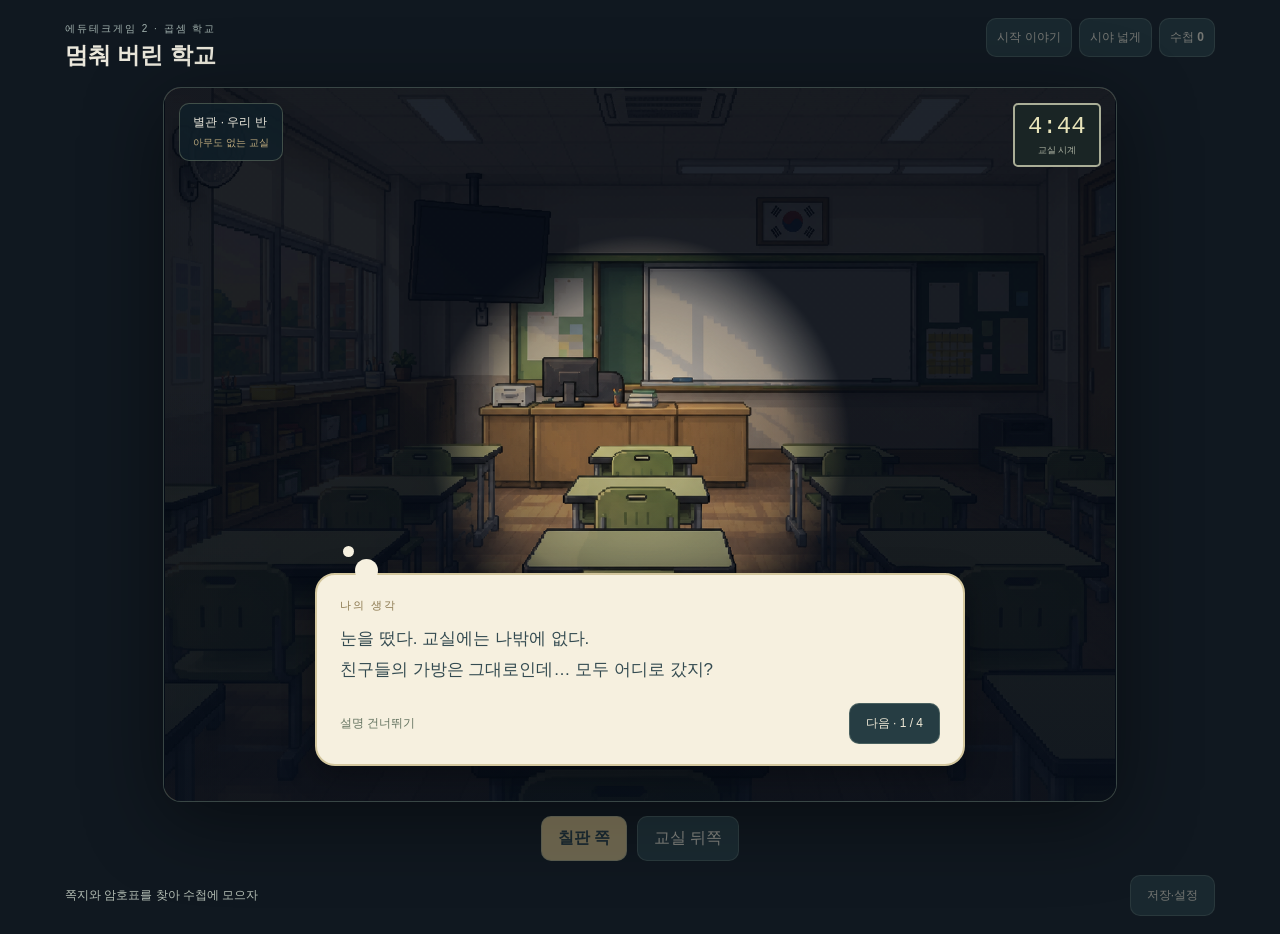
<file: school-escape/index.html>
<!doctype html>
<html lang="ko"><head><meta charset="utf-8"><meta name="viewport" content="width=device-width,initial-scale=1,viewport-fit=cover"><title>곱셈 학교 · 첫 번째 문</title><link rel="stylesheet" href="first-room.css?v=cafeteria1"><link rel="stylesheet" href="game-fx.css?v=cafeteria1"></head><body>
<header><div><small>에듀테크게임 2 · 곱셈 학교</small><h1>멈춰 버린 학교</h1></div><div class="tools"><button id="replay-opening">시작 이야기</button><button id="friend-news" hidden>친구 소식</button><button id="vision" aria-pressed="false">시야 넓게</button><button id="journal">수첩 <b id="note-count">0</b></button></div></header>
<main><section id="stage" aria-label="손전등으로 교실을 조사하세요"><img id="backdrop" alt="우리 반 교실 앞쪽" src="assets/concepts/classroom-front-v1.png"><div id="objects"></div><canvas id="fog" aria-hidden="true"></canvas><div id="scene-label">별관 · 우리 반<small id="view-label">교실 앞쪽</small></div><div id="still-clock" aria-label="멈춘 교실 시계">4:44<small>교실 시계</small></div><section id="opening" hidden aria-label="이야기 시작"><div class="thought"><small>나의 생각</small><p id="opening-text" aria-live="polite"></p><div><button id="opening-skip">설명 건너뛰기</button><button id="opening-next">다음</button></div></div></section><div id="stage-note">빛을 움직여 숨은 흔적을 살펴보세요.</div></section>
<nav aria-label="바라보는 방향"><button id="front" aria-pressed="true">칠판 쪽</button><button id="rear" aria-pressed="false">교실 뒤쪽</button></nav><div class="progress"><span id="goal">첫 번째 문 · 단서를 찾아보자</span><button id="options">저장·설정</button></div></main>
<dialog id="scene"><button id="close" class="close" aria-label="조사 화면 닫기">×</button><small id="chapter">첫 번째 사건</small><h2 id="title"></h2><p id="narration"></p><div id="content"></div><div id="actions"></div><p id="message" role="status"></p></dialog><div id="toast" role="status"></div><script src="science-core.js"></script><script src="library-core.js?v=picture1"></script><script src="cafeteria-core.js"></script><script src="escape-core.js?v=cafeteria1"></script><script src="game-fx.js?v=cafeteria1"></script><script src="first-room.js?v=cafeteria1"></script><script src="science-ui.js?v=traces1"></script><script src="library-ui.js?v=cafeteria1"></script><script src="cafeteria-ui.js?v=cafeteria1"></script></body></html>
</file>
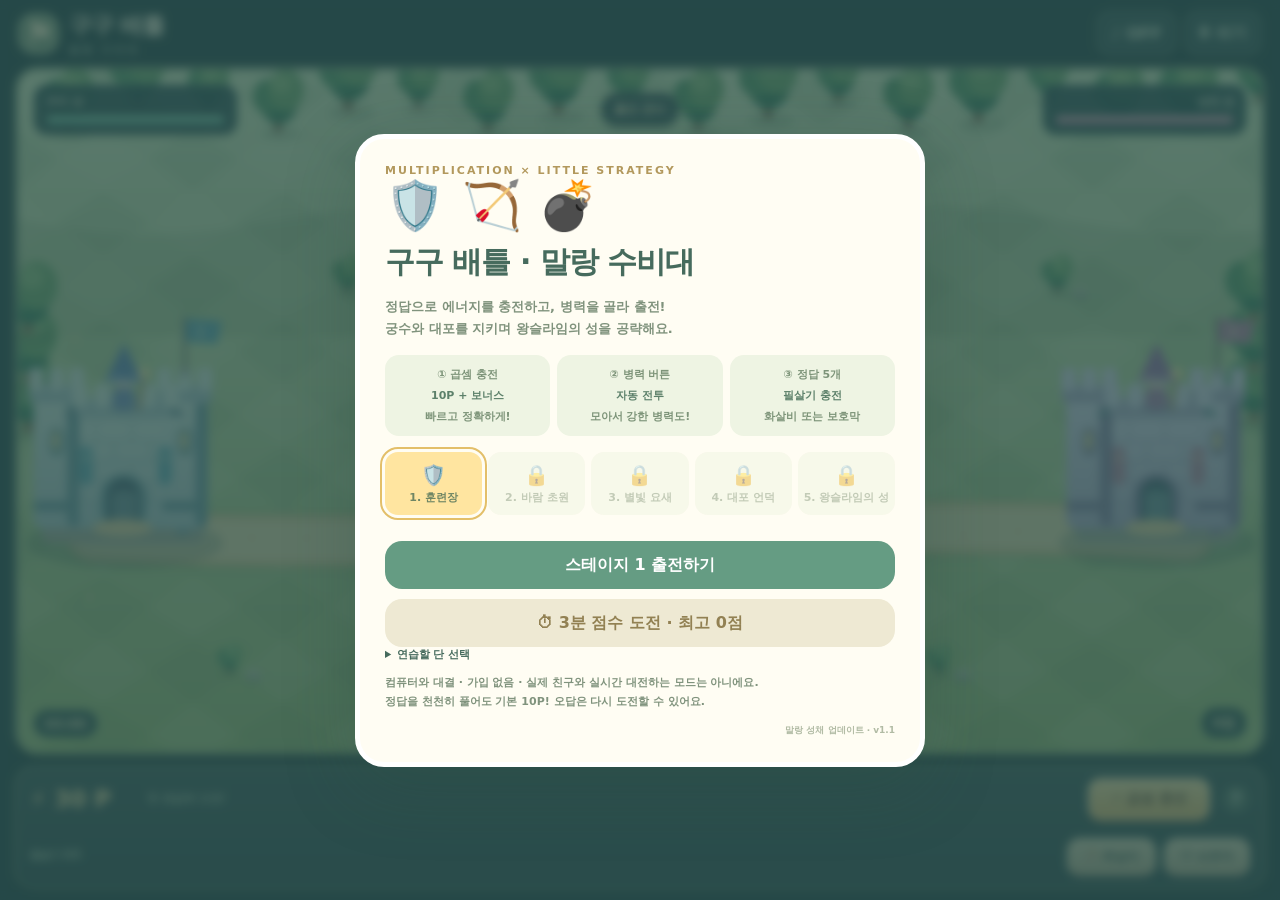
<file: battle.html>
<!doctype html><html lang="ko"><head><meta charset="utf-8"><meta name="viewport" content="width=device-width,initial-scale=1,viewport-fit=cover"><title>구구 배틀 · 말랑 수비대</title><style>*{box-sizing:border-box}body{margin:0;background:#eaf3ed;color:#2f514d;font-family:'Malgun Gothic',system-ui,sans-serif;font-weight:600}button{font:inherit;cursor:pointer;border:0;touch-action:manipulation;-webkit-tap-highlight-color:transparent}button:focus-visible{outline:3px solid #418dce;outline-offset:3px}button:disabled{opacity:.42;cursor:default}.game{max-width:1050px;margin:auto;padding:14px}header{display:flex;justify-content:space-between;align-items:center;margin-bottom:12px}.logo{display:flex;align-items:center;gap:10px;font-size:26px;font-weight:1000;letter-spacing:-1px}.logo>span{background:#5c9585;color:#fff8dc;border-radius:16px;width:48px;height:48px;display:grid;place-items:center;font-size:31px}.logo small{display:block;font-size:10px;letter-spacing:3px;color:#7b9d8b;margin-top:2px}.top-actions{display:flex;gap:7px}.top-actions button{background:#fffdf0;color:#648b79;border-radius:15px;padding:12px 14px;min-height:42px}.battlefield{position:relative;border:5px solid #fffdf3;border-radius:27px;overflow:hidden;box-shadow:0 6px #d6e2d2;background:#d8e8bb}canvas{display:block;width:100%;height:260px}.battle-top{position:absolute;top:12px;left:14px;right:14px;display:flex;justify-content:space-between;align-items:start;gap:10px;pointer-events:none}.castle-status{width:25%;max-width:200px;font-size:11px;color:#3f6e5f}.castle-status span{display:block;margin-bottom:6px}.health{height:10px;background:#fff9e1;border:2px solid #fffdf5;border-radius:12px;overflow:hidden}.health i{display:block;height:100%;width:100%;background:#65b798;transition:width .2s}.enemy{text-align:right}.enemy .health i{background:#dd967e}.stage-name{font-size:12px;background:#fffbeecc;border-radius:20px;padding:7px 12px;text-align:center;color:#73836a}.battle-bottom{position:absolute;bottom:9px;left:14px;right:14px;display:flex;justify-content:space-between;gap:10px;font-size:12px;color:#607656}#timer,#score{background:#fff8e7e8;padding:6px 11px;border-radius:15px;font-weight:900}#battle-note{align-self:center;font-size:11px;text-align:center}.command{background:#fffdf4;border-radius:23px;margin-top:13px;padding:12px 16px;box-shadow:0 4px #d6e2d2}.resource{display:flex;align-items:center;gap:15px;margin-bottom:10px}.resource strong{color:#aa7d30;font-size:22px}.resource span{font-size:12px;color:#7b9d8d;flex:1}.resource button{border-radius:50%;width:28px;height:28px;background:#e5eee0;color:#738a68}.troops{display:grid;grid-template-columns:repeat(5,1fr);gap:8px}.troop{position:relative;border:2px solid #e4ead5;border-radius:17px;background:#f0f5e6;color:#547364;padding:8px 5px;min-height:86px;box-shadow:0 3px #dbe4cf}.troop .icon{display:block;font-size:27px;margin-bottom:3px}.troop b{display:block;font-size:12px}.troop small{display:block;font-size:11px;margin-top:4px;color:#ab8b50}.troop.locked{background:#edf0e7;box-shadow:none}.specials{display:flex;gap:8px;align-items:center;margin-top:13px}.specials button{padding:10px 14px;border-radius:15px;background:#fff0bd;color:#9f8046;font-size:12px;min-height:42px}.charge{flex:1;font-size:10px;color:#879a7c}.charge>div{display:flex;gap:4px;margin-top:5px}.charge i{height:8px;flex:1;border-radius:7px;background:#e9eedd}.charge i.on{background:#edbe5c}.quiz{background:#fffdf5;border:3px solid #fff;border-radius:25px;margin-top:13px;padding:14px 22px;box-shadow:0 5px #d6e2d2}.quiz-head{display:flex;justify-content:space-between;color:#89a28b;font-size:11px}.equation{text-align:center;font-size:46px;font-weight:1000;letter-spacing:2px;margin:8px 0 13px;color:#365d54}.answers{display:grid;grid-template-columns:repeat(3,1fr);gap:12px}.answer{border:3px solid #fff;border-radius:18px;background:#dff0dd;box-shadow:0 4px #bcd6ba;font-size:29px;color:#477562;min-height:62px;font-weight:900}.answer.wrong{background:#f2dcd1;box-shadow:none}.answer.correct{background:#ffe7a3;color:#94702d}.feedback{min-height:29px;text-align:center;font-size:12px;padding-top:11px;color:#7e9984}footer{font-size:10px;text-align:center;color:#92a290;margin-top:12px}dialog{width:min(570px,calc(100% - 24px));max-height:92dvh;overflow:auto;border:5px solid #fff;border-radius:29px;padding:25px;background:#fffdf3;color:#466b5d;box-shadow:0 20px 70px #294e4044}dialog::backdrop{background:#284d4db8;backdrop-filter:blur(5px)}dialog h1{font-size:30px;letter-spacing:-1px;margin:8px 0}dialog h2{margin:8px 0;font-size:24px}dialog p{font-size:13px;line-height:1.75;color:#80937d}dialog .eyebrow{font-size:11px;color:#b2985c;letter-spacing:2px}.hero-icon{font-size:48px}.stage-grid{display:grid;grid-template-columns:repeat(5,1fr);gap:6px;margin:16px 0}.stage-grid button{background:#edf2dd;border-radius:13px;min-height:63px;color:#6f8664;font-size:11px;padding:7px 3px}.stage-grid button.chosen{background:#ffe5a0;outline:2px solid #e3bf69}.stage-grid button b{display:block;font-size:20px;margin-bottom:3px}.primary,.secondary{width:100%;min-height:48px;border-radius:17px;padding:12px;margin-top:10px;background:#659c83;color:white}.secondary{background:#eee9d3;color:#928153}.instructions{display:grid;grid-template-columns:repeat(3,1fr);gap:7px;margin:14px 0}.instructions div{background:#eef4e3;border-radius:14px;text-align:center;padding:12px 4px;font-size:11px;color:#7d9479}.instructions b{display:block;color:#5c806a;margin:6px 0}.dan-options{display:flex;flex-wrap:wrap;gap:6px;margin:10px 0}.dan-options label{font-size:12px;border-radius:10px;background:#edf2df;padding:8px}.dan-options input{accent-color:#669e84}.record{padding:14px;background:#eff4e1;border-radius:17px;font-size:13px;line-height:1.8}.record strong{font-size:30px;color:#b49146}.muted{font-size:11px!important}.new-unit{text-align:center;background:#fff1c5;padding:15px;border-radius:20px;margin:15px 0}.new-unit .big{font-size:40px}.version{text-align:right;font-size:9px;color:#b1bba4;margin-top:12px}
@media(max-width:700px){.game{padding:8px;max-width:600px}header{margin-bottom:8px}.logo{font-size:22px}.logo>span{width:40px;height:40px;font-size:26px}.top-actions button{padding:9px 11px;font-size:11px;min-height:38px}.battlefield{border-width:3px;border-radius:22px}canvas{height:clamp(170px,29dvh,260px)}.battle-top{top:9px;left:10px;right:10px;gap:6px}.stage-name{font-size:10px;padding:6px 8px}.castle-status{width:27%;font-size:10px}.health{height:9px}.battle-bottom{left:9px;right:9px;bottom:7px;font-size:10px}#timer,#score{padding:5px 8px}#battle-note{font-size:9px;max-width:50%}.command{padding:10px;margin-top:9px;border-radius:20px}.resource{margin-bottom:7px;gap:10px}.resource strong{font-size:19px}.resource span{font-size:10px}.troops{gap:5px}.troop{min-height:73px;padding:6px 2px;border-radius:13px}.troop .icon{font-size:23px}.troop b{font-size:10px}.troop small{font-size:9px}.specials{gap:6px;margin-top:10px}.specials button{font-size:11px;padding:9px;min-height:39px}.quiz{margin-top:9px;padding:11px 13px;border-radius:21px}.equation{font-size:39px;margin:7px 0 12px}.quiz-head{font-size:9px}.answers{gap:8px}.answer{min-height:58px;font-size:27px;border-radius:15px}.feedback{font-size:11px;min-height:33px;padding-top:10px}footer{font-size:9px;margin-top:10px}dialog{padding:20px}dialog h1{font-size:27px}.stage-grid button{font-size:10px}.instructions div{font-size:10px}}
@media(max-height:700px) and (orientation:portrait){canvas{height:160px}.troop{min-height:65px}.troop .icon{font-size:19px}.equation{font-size:34px;margin:4px 0 8px}.answer{min-height:49px}.feedback{min-height:27px}.command{padding:8px}.specials{margin-top:7px}.quiz{padding:9px 12px}footer{display:none}}
@media(prefers-reduced-motion:reduce){*{transition:none!important}}
@media(min-width:701px) and (max-height:850px){.game{padding:10px}header{margin-bottom:8px}.logo{font-size:22px}.logo>span{width:40px;height:40px}canvas{height:190px}.command{padding:10px 14px;margin-top:10px}.resource{margin-bottom:7px}.troop{min-height:70px;padding:5px}.troop .icon{font-size:23px}.specials{margin-top:9px}.quiz{padding:10px 18px;margin-top:10px}.equation{font-size:36px;margin:5px 0 8px}.answer{min-height:53px}.feedback{min-height:27px;font-size:11px}footer{margin-top:9px}}
/* Castle update: the battlefield owns the screen, maths opens on demand. */
html,body{height:100%;overflow:hidden}body{background:#233f3d;color:#eaf0d4}.game{height:100dvh;max-width:1440px;padding:10px 14px;display:flex;flex-direction:column;gap:9px}header{flex:0 0 44px;margin:0;padding:0 4px}.logo{font-size:23px;color:#f7efd3}.logo>span{width:41px;height:41px;background:#89a27c;color:#fff1c5;border:2px solid #b7c79b}.logo small{color:#a9bda3}.top-actions button{background:#385551;color:#e8efd0;border:1px solid #637a65;box-shadow:0 3px #1b3633;border-radius:13px}.battlefield{flex:1;min-height:160px;border:4px solid #758c6e;border-radius:24px;box-shadow:0 5px #172f2c;background:#aac177}canvas{width:100%;height:100%;min-height:0}.battle-top{top:14px;left:15px;right:15px;align-items:center}.castle-status{padding:9px 12px;background:#284a48e8;border:1px solid #a3b791;border-radius:14px;color:#f9efd0;max-width:205px;width:25%;box-shadow:0 3px #24423b33}.castle-status span{margin-bottom:6px}.health{height:10px;background:#1f3738;border:1px solid #51685b}.health i{background:linear-gradient(#9fe4b4,#5aab94)}.enemy .health i{background:linear-gradient(#efb6bd,#bb7d9b)}.stage-name{background:#314b4cf0;border:2px solid #8da17a;color:#fff0c2;box-shadow:0 3px #25403655;font-size:12px;font-weight:900}.battle-bottom{bottom:13px;left:15px;right:15px;align-items:center;color:#f8f0ce}.battle-bottom>span{background:#294b46e8;border:1px solid #91a478;border-radius:14px;padding:7px 12px}#timer,#score{background:#294b46e8;color:#fff0ba;font-size:13px}#battle-note{font-size:11px}.command{flex:0 0 auto;margin:0;background:linear-gradient(#3d5751,#304b48);border:2px solid #6f8266;border-radius:21px;box-shadow:0 4px #193531;padding:11px 14px;color:#ecedd2}.resource{gap:12px;margin-bottom:9px}.resource strong{color:#ffe3a0;font-size:23px;min-width:105px}.resource span{color:#afc3a1;font-size:11px}.resource button{background:#54705e;color:#e9efd4}.resource .charge-open{width:auto;min-height:41px;border-radius:13px;padding:10px 21px;background:linear-gradient(#ffe3a1,#ebbd69);border:2px solid #ffebba;box-shadow:0 3px #a17943;color:#735538;font-size:14px;white-space:nowrap}.troops{gap:9px}.troop{background:linear-gradient(#6d8d79,#496c62);border:2px solid #9db18a;border-bottom:4px solid #294a44;box-shadow:inset 0 2px #ffffff22,0 3px #1c3832;color:#fff2d1;border-radius:16px;min-height:75px;padding:6px}.troop .icon{font-size:26px;filter:drop-shadow(0 3px 1px #183e3444)}.troop b{font-size:12px}.troop small{color:#ffe1a0}.troop.locked{background:#314b47;border:2px solid #5f7460;color:#a0b09a;opacity:.65}.troop.locked small{color:#a2b49c}.specials{margin-top:10px}.specials button{background:linear-gradient(#ddd3ad,#b9b18c);border:1px solid #f2e4b9;border-bottom:3px solid #8f856c;color:#4e5d52;border-radius:13px;min-height:39px;padding:8px 16px}.charge{color:#bed0ac}.charge i{background:#24443d;border:1px solid #6b805e;height:9px}.charge i.on{background:#f6cf79;border-color:#ffe5a2}.specials button:disabled{opacity:.45}footer{display:none}.quiz{width:min(470px,calc(100% - 24px));margin:auto!important;padding:22px!important;border:5px solid #fff9df;background:#fffdf1;border-radius:27px;box-shadow:0 15px 0 #193d4333,0 30px 90px #152c4d66;color:#405e52;max-height:calc(100dvh - 26px);overflow:auto}.quiz::backdrop{background:#173d419c;backdrop-filter:blur(4px)}.quiz-title{display:flex;align-items:center;justify-content:space-between;gap:10px}.quiz-title strong{font-size:19px;color:#6e9273}.quiz-title button{padding:9px 11px;border-radius:12px;min-height:40px;background:#e6edda;color:#7d8c70;font-size:10px}.quiz-rule{font-size:10px;margin:12px 0 18px;color:#99a489}.quiz-head{font-size:11px}.quiz-head>span:first-child{display:none}.equation{font-size:52px;margin:21px 0 24px}.answers{gap:10px}.answer{min-height:72px;font-size:31px;border-radius:18px}.feedback{min-height:48px;font-size:12px;padding-top:18px}.quiz-wallet{margin-top:10px;text-align:center;font-size:12px;background:#fff0bf;border-radius:13px;padding:10px;color:#a18a52}#dialog{color:#466b5d}.command button:disabled{cursor:default}
@media(max-width:700px){.game{padding:6px;gap:7px}header{flex-basis:40px;padding:0 3px}.logo{font-size:20px}.logo>span{width:37px;height:37px}.logo small{font-size:8px}.battlefield{border-width:3px;border-radius:20px;min-height:140px}canvas{height:100%;min-height:0}.battle-top{left:8px;right:8px;top:9px;gap:5px}.castle-status{padding:7px 8px;border-radius:11px;width:27%;font-size:9px}.stage-name{font-size:9px;border-width:1px;padding:8px 6px;max-width:43%}.battle-bottom{left:8px;right:8px;bottom:9px;gap:5px}.battle-bottom>span{padding:6px 7px}#timer,#score{font-size:10px}#battle-note{font-size:9px;max-width:56%}.command{padding:9px;border-radius:18px}.resource{gap:6px;margin-bottom:9px}.resource strong{font-size:19px;min-width:85px}.resource span{font-size:9px}.resource .charge-open{min-height:39px;padding:8px 12px;font-size:12px;border-radius:12px}.resource #help{width:26px;height:26px;flex-shrink:0}.troops{gap:5px}.troop{min-height:71px;padding:5px 1px;border-radius:12px;border-width:1px;border-bottom-width:3px}.troop .icon{font-size:24px}.troop b{font-size:10px}.troop small{font-size:9px}.specials{gap:6px;margin-top:9px}.specials button{font-size:10px;padding:7px 10px;min-height:35px}.charge{font-size:9px}.quiz{padding:19px!important}.quiz-title strong{font-size:17px}.equation{font-size:45px;margin:22px 0}.answer{min-height:68px;font-size:29px}.feedback{font-size:11px}.top-actions button{padding:9px 10px;font-size:10px}}
@media(max-height:500px) and (orientation:landscape){.game{gap:5px;padding:5px 8px}header{flex-basis:32px}.logo{font-size:18px}.logo>span{width:30px;height:30px}.logo small{display:none}.top-actions button{min-height:29px;padding:6px 9px}.command{padding:7px 10px;display:grid;grid-template-columns:190px 1fr 175px;align-items:center;gap:12px}.resource{flex-wrap:wrap;margin:0;gap:5px}.resource strong{font-size:17px;min-width:90px}.resource span{display:none}.resource .charge-open{font-size:10px;min-height:31px;padding:7px}.resource #help{display:none}.troop{min-height:60px;padding:4px}.troop .icon{font-size:20px}.troop b,.troop small{font-size:9px}.specials{display:grid;grid-template-columns:1fr 1fr;gap:5px;margin:0}.charge{grid-column:1/-1}.specials button{min-height:29px;padding:5px;font-size:9px}.battlefield{min-height:100px}.battle-top{top:6px}.castle-status{padding:5px 8px}.quiz{width:430px;padding:13px!important}.quiz-rule{margin:6px 0 10px}.equation{font-size:36px;margin:8px 0 12px}.answer{min-height:48px}.feedback{min-height:30px;padding-top:10px}.quiz-wallet{padding:7px}}
</style></head><body><div class="game"><header><div class="logo"><span>⚑</span><div>구구 배틀<small>말랑 수비대</small></div></div><div class="top-actions"><button id="sound" aria-label="소리 켜기">♪ OFF</button><button id="pause">Ⅱ 쉬기</button></div></header><section class="battlefield"><div class="battle-top"><div class="castle-status"><span>우리 성 <b id="hp-text"></b></span><div class="health"><i id="hp"></i></div></div><div class="stage-name" id="stage-name">출전 준비</div><div class="castle-status enemy"><span id="enemy-title">상대 성</span><div class="health"><i id="enemy-hp"></i></div></div></div><canvas id="field" aria-label="아군과 상대가 자동으로 전투하는 전장"></canvas><div class="battle-bottom"><span id="timer">03:00</span><span id="battle-note">곱셈으로 우리 수비대를 출전시켜요</span><span id="score">0점</span></div></section><section class="command"><div class="resource"><strong id="points">⚡ 30 P</strong><span id="combo">첫 정답에 도전!</span><button id="charge-open" class="charge-open">⚡ 곱셈 충전</button><button id="help" aria-label="도움말">?</button></div><div class="troops" id="troops"></div><div class="specials"><div class="charge"><span>필살기 <b id="charge-text">0/5</b></span><div id="charge"></div></div><button id="rain">🏹 화살비</button><button id="shield">🛡 보호막</button></div></section><footer>정확하게 풀고, 병력을 골라 출전! <span id="save-note">기록은 이 브라우저에 저장돼요.</span></footer></div><dialog id="quiz-dialog" class="quiz" aria-label="곱셈 충전소"><div class="quiz-title"><strong>⚡ 곱셈 충전소</strong><button id="charge-close">전투로 돌아가기 ✕</button></div><p class="quiz-rule">전투는 잠시 멈춰요 · 작전 시간은 계속 흘러요</p><div class="quiz-head"><span>곱셈 충전소</span><span id="speed">기본 10P + 속도 보너스</span></div><div id="equation" class="equation">준비됐나요?</div><div class="answers" id="answers"></div><div class="feedback" id="feedback" role="status" aria-live="polite">정답을 맞히면 병력을 보낼 수 있어요.</div><div class="quiz-wallet" id="quiz-wallet"></div></dialog><dialog id="dialog"></dialog><script>'use strict';
const Battle=(()=>{
 const units=[{name:'병사',icon:'🛡️',cost:12,hp:72,damage:11,range:31,speed:34,rate:1.15},{name:'궁수',icon:'🏹',cost:24,hp:48,damage:17,range:155,speed:27,rate:1.35},{name:'블래스터',icon:'🔫',cost:38,hp:68,damage:15,range:125,speed:29,rate:.65},{name:'대포',icon:'💣',cost:60,hp:115,damage:43,range:205,speed:17,rate:2.1,splash:65},{name:'로켓 포대',icon:'🚀',cost:90,hp:145,damage:78,range:235,speed:14,rate:3,splash:95}];
 const stages=['훈련장','바람 초원','별빛 요새','대포 언덕','왕슬라임의 성'];
 function fresh(stage=1,mode='campaign',dans=[2,3,4,5,6,7,8,9]){return{stage,mode,dans,time:180,elapsed:0,points:30,score:0,correct:0,attempts:0,combo:0,bestCombo:0,energy:0,hp:340,maxHp:340,enemyHp:170+stage*55,enemyMax:170+stage*55,army:[],shots:[],sparks:[],nextId:0,spawn:10,q:null,ended:null,shield:0,flash:0,wave:1,bossMade:false,bossDefeated:false,deployed:0};}
 function question(s,rng=Math.random){let a=s.dans[Math.floor(rng()*s.dans.length)],b=2+Math.floor(rng()*8),answer=a*b,wrong=[...new Set([answer+a,Math.max(1,answer-a),answer+b,Math.max(1,answer-b)])].filter(x=>x!==answer);let choices=[answer,...wrong.slice(0,2)];for(let i=2;i>0;i--){let j=Math.floor(rng()*(i+1));[choices[i],choices[j]]=[choices[j],choices[i]];}s.q={a,b,answer,choices,age:0,disabled:[],locked:false};return s.q;}
 function answer(s,n){let q=s.q;if(s.ended||!q||q.locked||!q.choices.includes(n)||q.disabled.includes(n))return null;s.attempts++;if(n!==q.answer){q.disabled.push(n);s.combo=0;return{ok:false,hint:q.disabled.length>=2?`${q.a}씩 ${q.b}묶음 = ${q.answer}`:`${q.a} × ${q.b-1} = ${q.a*(q.b-1)}, 여기에 ${q.a}을 더해요.`};}q.locked=true;s.correct++;s.combo++;s.bestCombo=Math.max(s.bestCombo,s.combo);let speed=q.disabled.length?0:q.age<=3?5:q.age<=6?2:0,combo=s.combo%5===0?8:s.combo%3===0?4:0,points=10+speed+combo;s.points+=points;s.score+=100+speed*10+combo*5;s.energy=Math.min(5,s.energy+1);return{ok:true,points,speed,combo};}
 function level(s){return s.mode==='challenge'?Math.min(5,1+Math.floor(s.elapsed/30)):s.stage;}
 function spawn(s,type,side=1,boss=false){let u=units[type],scale=side===1?1+(level(s)-1)*.12: .72+(s.stage-1)*.11+(s.wave-1)*.08,entity={id:s.nextId++,type,side,x:side===1?95:905,hp:u.hp*scale,max:u.hp*scale,damage:u.damage*scale,range:u.range,speed:u.speed,rate:u.rate,cool:.2,boss,hit:0};if(boss){entity.hp=entity.max=390;entity.damage=21;entity.speed=12;entity.range=44;entity.rate=1.5;}s.army.push(entity);return entity;}
 function deploy(s,type){if(s.ended||type<0||type>=level(s)||s.points<units[type].cost||s.army.filter(u=>u.side===1).length>=14)return false;s.points-=units[type].cost;s.deployed++;spawn(s,type);return true;}
 function special(s,type){if(s.ended||s.energy<5||!['rain','shield'].includes(type))return false;s.energy=0;s.flash=1.5;if(type==='shield')s.shield=9;else{for(let u of s.army)if(u.side===-1){u.hp-=u.boss?100:85;u.hit=.3;}s.enemyHp-=22;}return true;}
 function step(s,dt,rng=Math.random){if(s.ended)return;s.time=Math.max(0,s.time-dt);s.elapsed+=dt;if(s.q)s.q.age+=dt;s.shield=Math.max(0,s.shield-dt);s.flash=Math.max(0,s.flash-dt);s.spawn-=dt;
 if(s.stage===5&&!s.bossMade){spawn(s,0,-1,true);s.bossMade=true;}
 if(s.spawn<=0){let limit=s.mode==='challenge'?level(s):s.stage;spawn(s,Math.floor(rng()*Math.min(limit,3)),-1);s.spawn=Math.max(3.6,8-s.stage*.5-s.wave*.2);}
 for(let u of s.army){if(u.hp<=0)continue;u.cool-=dt;u.hit=Math.max(0,u.hit-dt);let targets=s.army.filter(v=>v.side!==u.side&&v.hp>0).sort((a,b)=>Math.abs(a.x-u.x)-Math.abs(b.x-u.x)),target=targets[0],castle=u.side===1?925:75,distance=target?Math.abs(target.x-u.x):Math.abs(castle-u.x);if(distance<=u.range){if(u.cool<=0){u.cool=u.rate;let damage=u.damage*(u.side===-1&&s.shield>0?.25:1),tx=target?target.x:castle;s.shots.push({x:u.x,to:tx,side:u.side,type:u.type,life:.28,max:.28});if(target){target.hp-=damage;target.hit=.25;if(units[u.type].splash)for(let v of targets.slice(1))if(Math.abs(v.x-target.x)<units[u.type].splash)v.hp-=damage*.55;}else if(u.side===1)s.enemyHp-=damage;else s.hp-=damage;}}else u.x+=u.side*u.speed*dt;}
 s.army=s.army.filter(u=>{if(u.hp>0)return true;if(u.side===-1){s.score+=u.boss?400:20;if(u.boss)s.bossDefeated=true;s.sparks.push({x:u.x,life:.6});}return false;});for(let a of s.shots)a.life-=dt;s.shots=s.shots.filter(a=>a.life>0);for(let a of s.sparks)a.life-=dt;s.sparks=s.sparks.filter(a=>a.life>0);
 if(s.hp<=0)s.ended='defeat';else if(s.enemyHp<=0&&(!s.bossMade||s.bossDefeated)){if(s.mode==='challenge'){s.score+=300;s.wave++;s.enemyMax+=55;s.enemyHp=s.enemyMax;s.points+=20;}else{s.score+=Math.round(s.time)*3+300;s.ended='victory';}}else if(s.time<=0)s.ended=s.mode==='challenge'?'complete':'timeout';
 }
 return{units,stages,fresh,question,answer,level,spawn,deploy,special,step};
})();
if(typeof module!=='undefined')module.exports=Battle;
</script><script>'use strict';
/* Original canvas illustration: soft toy forts, layered landscape and rounded units. */
function round(x,y,w,h,r,color){ctx.fillStyle=color;ctx.beginPath();ctx.roundRect(x,y,Math.max(0,w),Math.max(0,h),r);ctx.fill();}
function dot(x,y,r,color){ctx.fillStyle=color;ctx.beginPath();ctx.arc(x,y,r,0,Math.PI*2);ctx.fill();}
function oval(x,y,rx,ry,color){ctx.fillStyle=color;ctx.beginPath();ctx.ellipse(x,y,rx,ry,0,0,Math.PI*2);ctx.fill();}
function poly(points,color){ctx.fillStyle=color;ctx.beginPath();points.forEach(([x,y],i)=>i?ctx.lineTo(x,y):ctx.moveTo(x,y));ctx.closePath();ctx.fill();}
function gradient(x,y,w,h,top,bottom){let g=ctx.createLinearGradient(x,y,x,y+h);g.addColorStop(0,top);g.addColorStop(1,bottom);return g;}
function tree(x,y,z=1){ctx.save();ctx.translate(x,y);ctx.scale(z,z);oval(4,12,25,9,'#234e3426');round(-5,-22,10,32,4,'#8a7351');oval(1,-30,24,29,'#3e8057');oval(-13,-36,19,22,'#5b9b62');oval(10,-44,23,27,'#77ad69');oval(4,-53,14,13,'#96c27b');ctx.restore();}
function rock(x,y,z=1){ctx.save();ctx.translate(x,y);ctx.scale(z,z);oval(0,5,17,5,'#34543925');ctx.fillStyle=gradient(-15,-16,32,25,'#c8c8a9','#8f9e85');ctx.beginPath();ctx.moveTo(-17,0);ctx.quadraticCurveTo(-17,-15,-4,-17);ctx.quadraticCurveTo(14,-20,18,1);ctx.quadraticCurveTo(0,11,-17,0);ctx.fill();ctx.strokeStyle='#dce0bd';ctx.lineWidth=2;ctx.beginPath();ctx.moveTo(-10,-8);ctx.lineTo(0,-12);ctx.lineTo(9,-8);ctx.stroke();ctx.restore();}
function mage(x,y,side,t){ctx.save();ctx.translate(x,y);ctx.rotate(Math.sin(t*.0015)*.025);oval(0,8,12,5,'#30445422');round(-9,-10,18,20,7,side===1?'#7d92be':'#b982ad');dot(0,-17,9,'#ffe3bf');poly([[-14,-17],[0,-46],[14,-17]],side===1?'#6585b3':'#a570a5');round(-15,-19,30,6,3,side===1?'#8da6cc':'#c09bbb');dot(3,-16,1.1,'#556079');ctx.strokeStyle='#b79762';ctx.lineWidth=3;ctx.beginPath();ctx.moveTo(13,9);ctx.lineTo(17,-19);ctx.stroke();dot(17,-21,5,'#ffe8a1');ctx.restore();}
function fortress(x,y,side,level,t,scale){ctx.save();ctx.translate(x,y);ctx.scale(scale,scale);oval(1,15,82,22,'#294b4936');let front=side===1?'#b0c4c3':'#b7abc4',dark=side===1?'#6f969b':'#8d7e9f',edge=side===1?'#dce7d9':'#e3d9e8';
 // Deep foundation and shaded wall faces.
poly([[-64,-2],[54,-2],[72,9],[-46,9]],'#d4d0b1');round(-68,-6,135,21,7,'#aaa993');poly([[45,-91],[69,-78],[69,0],[45,9]],dark);round(-55,-94,107,97,8,gradient(-55,-94,107,97,edge,front));
ctx.save();ctx.beginPath();ctx.roundRect(-55,-94,107,97,8);ctx.clip();ctx.strokeStyle=side===1?'#8aa9a76b':'#9588a765';ctx.lineWidth=2;for(let row=0;row<6;row++){let yy=-87+row*17;ctx.beginPath();ctx.moveTo(-55,yy);ctx.lineTo(53,yy);for(let xx=-53+(row%2)*15;xx<54;xx+=30){ctx.moveTo(xx,yy);ctx.lineTo(xx,yy+16);}ctx.stroke();}ctx.restore();
round(-19,-43,38,49,19,dark);round(-13,-38,26,43,13,'#425967');round(-10,-32,20,35,10,'#5a7580');for(let j=0;j<3;j++)round(-7+j*7,-28,3,31,1,'#8eacaa');oval(-1,2,25,7,'#e8cf98');
 // Round corner towers with crenellations.
for(let tx of [-56,51]){round(tx-19,-111,38,114,9,gradient(tx-19,-111,38,114,edge,front));round(tx+9,-104,10,105,5,dark);oval(tx,-109,23,9,edge);round(tx-23,-117,46,15,5,front);for(let k=0;k<3;k++)round(tx-23+k*17,-131,12,19,3,edge);round(tx-6,-81,12,23,6,dark);round(tx-3,-78,5,15,3,'#ffe7a0');round(tx-19,-20,37,8,3,dark);}
poly([[-39,-100],[40,-100],[53,-91],[-51,-91]],'#6a8891');round(-40,-106,80,16,5,front);for(let k=0;k<5;k++)round(-43+k*19,-118,13,20,4,edge);
mage(0,-106,side,t);
 // Banners and upgrades visibly change with each stage.
let flag=side===1?'#65a8b2':'#c586a1';for(let tx of [-37,29]){round(tx,-65,11,28,2,flag);poly([[tx,-38],[tx+5.5,-32],[tx+11,-38]],flag);dot(tx+5.5,-56,2,'#ffefc5');}
ctx.strokeStyle='#827d6c';ctx.lineWidth=3;ctx.beginPath();ctx.moveTo(51,-125);ctx.lineTo(51,-173);ctx.stroke();let wave=Math.sin(t*.003)*3;poly([[52,-172],[82,-168+wave],[78,-149+wave],[52,-153]],flag);ctx.fillStyle='#fff4c6';ctx.font='bold 11px sans-serif';ctx.textAlign='center';ctx.fillText(String(level),64,-158);
if(level>=3){for(let xx of [-35,34]){round(xx-8,-13,16,9,3,'#536d7b');ctx.save();ctx.translate(xx,-15);ctx.rotate(xx<0?-.3:.3);round(-12,-5,24,10,4,'#81989c');round(-14,-5,7,10,3,'#3c5967');ctx.restore();}}
if(level>=5){ctx.shadowColor='#eec976';ctx.shadowBlur=15;dot(-56,-140,6,'#ffe7a8');dot(51,-140,6,'#ffe7a8');ctx.shadowBlur=0;}
ctx.restore();}
function soldier(u,x,y,t,scale){ctx.save();ctx.translate(x,y);ctx.scale(u.side*scale,scale);let friendly=u.side===1,body=friendly?'#6eafba':'#d99b9e',dark=friendly?'#426a85':'#915b7b',metal=friendly?'#c1d9dd':'#e0c0d1';oval(1,13,19,7,'#2f4e4836');let walk=u.cool<=0?Math.sin(t*.014+u.id)*2:0;ctx.translate(0,Math.sin(t*.006+u.id)*1.2);
if(u.boss){ctx.scale(1.6,1.6);ctx.fillStyle=gradient(-25,-47,50,63,'#c7a7e4','#846cab');ctx.beginPath();ctx.moveTo(-27,8);ctx.bezierCurveTo(-36,-35,-20,-47,0,-46);ctx.bezierCurveTo(28,-50,35,-19,29,9);ctx.quadraticCurveTo(0,22,-27,8);ctx.fill();oval(-8,-24,13,9,'#e1c9ee7d');dot(-9,-13,3,'#544566');dot(9,-13,3,'#544566');oval(-16,-4,5,3,'#efb4c5');oval(16,-4,5,3,'#efb4c5');ctx.strokeStyle='#715773';ctx.lineWidth=2;ctx.beginPath();ctx.arc(0,-9,5,.2,Math.PI-.2);ctx.stroke();poly([[-18,-47],[-20,-64],[-8,-57],[0,-70],[8,-57],[20,-64],[17,-47]],'#edc76d');dot(0,-57,3,'#e69f91');round(-25,-80,50,5,3,'#fff8e3');round(-25,-80,50*Math.max(0,u.hp/u.max),5,3,'#b781bf');ctx.restore();return;}
if(u.type>=3){round(-21,-9,41,20,8,gradient(-20,-9,40,20,metal,body));for(let xx of [-13,14]){dot(xx,12,10,dark);dot(xx,12,5,'#b5c5bb');dot(xx,12,2,'#e5ddbc');}ctx.save();ctx.translate(4,-10);ctx.rotate(-.24);round(-5,-8,40,16,6,'#64808b');round(26,-10,12,20,5,dark);oval(36,0,4,7,'#354b60');round(-3,-6,30,4,2,'#a5bdc0');ctx.restore();dot(-12,-16,9,'#ffe0b9');round(-23,-26,23,11,5,dark);if(u.type===4){round(-20,-30,47,13,5,dark);round(-19,-45,47,12,5,metal);for(let xx of [-9,9]){dot(xx,-39,4,'#d3a968');dot(xx,-24,4,'#ffe4a1');}}}else{
round(-12+walk,5,10,14,4,dark);round(3-walk,5,10,14,4,dark);round(-13,-17,27,29,10,gradient(-13,-17,27,29,metal,body));round(-7,-15,14,23,5,body);round(-15,-1,31,6,3,'#c6ae72');dot(0,-26,14,'#ffe2bc');oval(5,-25,6,8,'#f5cfa7');dot(7,-26,1.7,'#4c5568');round(-17,-40,34,15,7,gradient(-17,-40,34,15,metal,dark));round(-18,-28,36,5,2,dark);round(-17,-25,7,13,3,metal);if(friendly)round(-4,-44,10,7,3,'#e8c26f');else round(-4,-44,10,7,3,'#bd79a0');
if(u.type===0){ctx.strokeStyle='#836d5b';ctx.lineWidth=4;ctx.beginPath();ctx.moveTo(11,-1);ctx.lineTo(27,-24);ctx.stroke();poly([[24,-26],[35,-40],[31,-20],[25,-17]],'#d6e4e5');ctx.fillStyle=gradient(-23,-12,24,32,'#edf0d1','#92b8b7');ctx.beginPath();ctx.moveTo(-24,-12);ctx.quadraticCurveTo(-9,-19,-1,-9);ctx.lineTo(-1,7);ctx.quadraticCurveTo(-10,21,-22,8);ctx.closePath();ctx.fill();ctx.strokeStyle=dark;ctx.lineWidth=2;ctx.stroke();dot(-12,0,4,'#e3bf6f');}
if(u.type===1){ctx.strokeStyle='#b48c5e';ctx.lineWidth=4;ctx.beginPath();ctx.arc(15,-9,19,-1.25,1.25);ctx.stroke();ctx.strokeStyle='#fff0c9';ctx.lineWidth=1;ctx.beginPath();ctx.moveTo(21,-27);ctx.lineTo(21,9);ctx.stroke();ctx.strokeStyle='#8c715a';ctx.lineWidth=2;ctx.beginPath();ctx.moveTo(7,-10);ctx.lineTo(40,-10);ctx.stroke();}
if(u.type===2){round(3,-13,38,12,5,dark);round(28,-12,16,9,3,'#d6b86f');round(13,-2,9,10,2,dark);dot(5,-8,6,'#ffe0b9');}}
if(u.hit>0){ctx.globalAlpha=.45;oval(0,-12,23,29,'#fff5c9');ctx.globalAlpha=1;}if(u.hp<u.max){round(-17,-55,34,4,2,'#fff8dc');round(-17,-55,34*Math.max(0,u.hp/u.max),4,2,body);}ctx.restore();}
const scenePalettes=[['#dcecbc','#9ebc6d','#587e4c'],['#e8edbd','#afc373','#718e4e'],['#dce3ee','#9db4ad','#617c78'],['#eee1bc','#bcb978','#8c8f5d'],['#ddd8ed','#a3a5bb','#696f8f']];
function draw(t){let w=canvas.clientWidth,h=canvas.clientHeight,dpr=Math.min(devicePixelRatio||1,2);if(!w||!h)return;if(canvas.width!==Math.round(w*dpr)||canvas.height!==Math.round(h*dpr)){canvas.width=Math.round(w*dpr);canvas.height=Math.round(h*dpr);}ctx.setTransform(dpr,0,0,dpr,0,0);let lv=s?Battle.level(s):1,p=scenePalettes[lv-1],ground=h*.65,scale=Math.max(.66,Math.min(1.2,w/1000)),fortScale=Math.min(scale,Math.max(.55,h/340));
ctx.fillStyle=gradient(0,0,w,h,p[0],p[1]);ctx.fillRect(0,0,w,h);
// Subtle diamond turf, kept behind the action.
ctx.save();ctx.globalAlpha=.1;for(let y=25;y<h+50;y+=64)for(let x=-50;x<w+70;x+=90)poly([[x,y],[x+45,y-32],[x+90,y],[x+45,y+32]],(Math.floor(y/64)+Math.floor(x/90))%2?'#fff9d7':'#5c8454');ctx.restore();
ctx.fillStyle=p[2]+'25';ctx.beginPath();ctx.moveTo(0,h*.28);for(let x=0;x<=w+40;x+=40)ctx.lineTo(x,h*.22+Math.sin(x*.012)*15);ctx.lineTo(w,h*.39);ctx.lineTo(0,h*.39);ctx.fill();
// Woodland frame and small landscape clusters.
for(let j=0;j<Math.ceil(w/65)+1;j++){let x=j*70-20;tree(x,40+Math.sin(j*2)*15,.65+(j%3)*.13);}for(let k=0;k<3;k++){tree(10,ground-90-k*49,.9);tree(w-8,ground-100-k*50,.9);}
for(let j=0;j<8;j++){let x=w*(.17+j*.095),y=h*(j%2?.32:.88);tree(x,y,.38+(j%3)*.1);rock(x+24,y+8,.5);}
// Curved sand path with a softly raised edge.
ctx.lineCap='round';ctx.lineWidth=53*scale;ctx.strokeStyle='#6d8d5627';ctx.beginPath();ctx.moveTo(w*.06,ground+22);ctx.bezierCurveTo(w*.36,ground+42,w*.65,ground-3,w*.94,ground+22);ctx.stroke();ctx.lineWidth=44*scale;ctx.strokeStyle='#dfc88d';ctx.stroke();ctx.lineWidth=33*scale;ctx.strokeStyle='#eddaa5';ctx.stroke();for(let j=0;j<19;j++){let x=w*(.1+j*.044),y=ground+19+Math.sin(j*.6)*6;oval(x,y,2.7*scale,1.5*scale,'#c7b17b66');}
for(let j=0;j<24;j++){let x=(j*139+50)%w,y=h*.4+(j*53)%(h*.51);if(Math.abs(y-ground)<55)continue;ctx.strokeStyle='#75995c66';ctx.lineWidth=1.5;ctx.beginPath();ctx.moveTo(x,y);ctx.lineTo(x-3,y-6);ctx.moveTo(x,y);ctx.lineTo(x+4,y-7);ctx.stroke();if(j%3===0){dot(x+7,y-3,2,'#fff1b4');dot(x+8,y-6,1.5,'#eac17a');}}
fortress(Math.max(88*fortScale,w*.065),ground+12,1,lv,t,fortScale);fortress(Math.min(w-88*fortScale,w*.935),ground+12,-1,s?.stage||1,t,fortScale);
if(!s)return;
for(let u of [...s.army].sort((a,b)=>a.id%3-b.id%3))soldier(u,u.x/1000*w,ground+9+(u.id%3)*10*scale,t,scale);
for(let b of s.shots){let f=1-b.life/b.max,x=(b.x+(b.to-b.x)*f)/1000*w,y=ground-20*scale-Math.sin(f*Math.PI)*(b.type>=3?55:16)*scale;ctx.strokeStyle=b.side===1?'#fff3b4':'#efc3c2';ctx.lineWidth=b.type>=3?4:2;ctx.beginPath();ctx.moveTo(x-14*b.side*scale,y-2);ctx.lineTo(x,y);ctx.stroke();dot(x,y,b.type>=3?5*scale:2.5*scale,b.type>=3?'#e5b36d':'#fff1cb');}
for(let a of s.sparks){ctx.globalAlpha=a.life/.6;for(let k=0;k<6;k++)dot(a.x/1000*w+Math.cos(k*1.047)*(1-a.life)*35*scale,ground-12+Math.sin(k*1.047)*(1-a.life)*30*scale,4*scale,k%2?'#ffe3a3':'#fff8d6');ctx.globalAlpha=1;}
if(s.shield>0){ctx.save();let x=w*.065,y=ground-40*fortScale,g=ctx.createRadialGradient(x,y,30*fortScale,x,y,125*fortScale);g.addColorStop(0,'#d8fcff08');g.addColorStop(.8,'#d8fcff28');g.addColorStop(1,'#eaffffa0');oval(x,y,115*fortScale,140*fortScale,g);ctx.strokeStyle='#e9fff6cc';ctx.lineWidth=3;ctx.beginPath();ctx.ellipse(x,y,115*fortScale,140*fortScale,0,0,Math.PI*2);ctx.stroke();ctx.restore();}
if(s.flash>0&&!s.shield){ctx.strokeStyle='#fff6c1';ctx.lineWidth=3;for(let j=0;j<14;j++){let x=w*(.22+j*.05),y=(t*.28+j*41)%Math.max(50,ground);ctx.beginPath();ctx.moveTo(x,y);ctx.lineTo(x-14,y+27);ctx.stroke();}}
// Glowing dust gives the field some life without obscuring units.
ctx.globalAlpha=.55;for(let j=0;j<9;j++)dot((j*163+t*.007)%w,70+(j*67)%(Math.max(1,h-120))+Math.sin(t*.001+j)*8,1.5,'#fff3a5');ctx.globalAlpha=1;
}

</script><script>'use strict';
const $=id=>document.getElementById(id),KEY='gugu-battle-v1';let store={unlocked:1,best:0,stars:{},dans:[2,3,4,5,6,7,8,9]},storage=true;
try{let old=JSON.parse(localStorage.getItem(KEY)||'null');if(old)store={...store,...old};}catch(e){storage=false;}
store.unlocked=Math.max(1,Math.min(5,Number(store.unlocked)||1));store.dans=store.dans.filter(n=>Number.isInteger(n)&&n>=2&&n<=9);if(!store.dans.length)store.dans=[2,3,4,5,6,7,8,9];
let spriteScale=1;let s=null,selected=store.unlocked,paused=true,last=0,waitNext=0,finished=false,audio=null,sound=false,notice='',lastUI='',troopUI='',answerUI='',remainingUI='';const canvas=$('field'),ctx=canvas.getContext('2d'),dialog=$('dialog');
function save(){try{localStorage.setItem(KEY,JSON.stringify(store));}catch(e){storage=false;}$('save-note').textContent=storage?'기록은 이 브라우저에 저장돼요.':'저장 불가 · 현재 게임은 계속할 수 있어요.';}
function beep(freq=660){if(!sound)return;try{audio ||= new (window.AudioContext||window.webkitAudioContext)();audio.resume();let o=audio.createOscillator(),g=audio.createGain();o.connect(g);g.connect(audio.destination);o.frequency.value=freq;g.gain.setValueAtTime(.035,audio.currentTime);g.gain.exponentialRampToValueAtTime(.001,audio.currentTime+.12);o.start();o.stop(audio.currentTime+.12);}catch(e){}}
function show(html){if($('quiz-dialog').open)$('quiz-dialog').close();paused=true;dialog.innerHTML=html;dialog.showModal();}
function close(){dialog.close();paused=!s||!!s.ended;last=performance.now();}
function menu(){show(`<div class="eyebrow">MULTIPLICATION × LITTLE STRATEGY</div><div class="hero-icon">🛡️ 🏹 💣</div><h1>구구 배틀 · 말랑 수비대</h1><p>정답으로 에너지를 충전하고, 병력을 골라 출전!<br>궁수와 대포를 지키며 왕슬라임의 성을 공략해요.</p><div class="instructions"><div>① 곱셈 충전<b>10P + 보너스</b>빠르고 정확하게!</div><div>② 병력 버튼<b>자동 전투</b>모아서 강한 병력도!</div><div>③ 정답 5개<b>필살기 충전</b>화살비 또는 보호막</div></div><div class="stage-grid">${Battle.stages.map((name,i)=>`<button data-stage="${i+1}" class="${selected===i+1?'chosen':''}" ${i+1>store.unlocked?'disabled':''}><b>${i+1>store.unlocked?'🔒':Battle.units[i].icon}</b>${i+1}. ${name}${store.stars[i+1]?' ★':''}</button>`).join('')}</div><button class="primary" data-action="start">스테이지 ${selected} 출전하기</button><button class="secondary" data-action="challenge">⏱ 3분 점수 도전 · 최고 ${store.best.toLocaleString()}점</button><details><summary class="muted">연습할 단 선택</summary><div class="dan-options">${[2,3,4,5,6,7,8,9].map(n=>`<label><input name="dan" type="checkbox" value="${n}" ${store.dans.includes(n)?'checked':''}>${n}단</label>`).join('')}</div><p class="muted">다음 출전에 적용해요. 기록 경쟁은 같은 단으로 비교해요.</p></details><p class="muted">컴퓨터와 대결 · 가입 없음 · 실제 친구와 실시간 대전하는 모드는 아니에요.<br>정답을 천천히 풀어도 기본 10P! 오답은 다시 도전할 수 있어요.</p><div class="version">말랑 성채 업데이트 · v1.1</div>`);}
function start(mode){let ds=[...dialog.querySelectorAll('input[name=dan]:checked')].map(n=>+n.value);if(dialog.querySelector('input[name=dan]')){if(!ds.length){let p=document.createElement('p');p.textContent='연습할 단을 하나 이상 골라 주세요.';dialog.append(p);return;}store.dans=ds;}save();s=Battle.fresh(mode==='challenge'?1:selected,mode,store.dans);Battle.question(s);finished=false;waitNext=0;lastUI=troopUI=answerUI='';notice='병사 버튼을 눌러 첫 수비대를 보내세요!';close();render();}
function choose(n){if(paused||waitNext>0||!s||!$('quiz-dialog').open)return;let r=Battle.answer(s,n);if(!r)return;if(r.ok){waitNext=.45;notice='정답! +'+r.points+'P'+(r.speed?' · 속도 +'+r.speed:'')+(r.combo?' · 콤보 +'+r.combo:'');beep(720);answerUI='';}else{notice='다시 생각해요 · '+r.hint;beep(260);answerUI='';}render();}
function render(){if(!s)return;let lv=Battle.level(s);$('points').textContent='⚡ '+s.points+' P';$('combo').textContent=s.combo?s.combo+'연속 정답'+(s.combo>=3?' 🔥':''):'정확하게 풀어 충전!';$('hp-text').textContent=Math.max(0,Math.ceil(s.hp));$('hp').style.width=Math.max(0,s.hp/s.maxHp*100)+'%';$('enemy-hp').style.width=Math.max(0,s.enemyHp/s.enemyMax*100)+'%';$('enemy-title').textContent=s.stage===5?'왕슬라임의 성':'상대 성';$('stage-name').textContent=s.mode==='challenge'?'점수 도전 · 전투력 Lv.'+lv:'STAGE '+s.stage+' · '+Battle.stages[s.stage-1];$('timer').textContent=String(Math.floor(Math.ceil(s.time)/60)).padStart(2,'0')+':'+String(Math.ceil(s.time)%60).padStart(2,'0');$('score').textContent=s.score.toLocaleString()+'점';$('battle-note').textContent=s.shield>0?'보호막! 피해 75% 감소 · '+Math.ceil(s.shield)+'초':s.bossMade&&!s.bossDefeated?'왕슬라임 등장! 병사로 앞을 지켜요.':'아군 전투력 +'+Math.round((lv-1)*12)+'% · '+(s.mode==='challenge'?'공세 '+s.wave:Battle.units[lv-1].name+'까지 출전');
 let tu=lv+'|'+Battle.units.map((u,i)=>s.points>=u.cost?'1':'0').join('')+'|'+(s.army.filter(u=>u.side===1).length>=14);if(tu!==troopUI){troopUI=tu;$('troops').innerHTML=Battle.units.map((u,i)=>`<button class="troop ${i>=lv?'locked':''}" data-unit="${i}" ${i>=lv||s.points<u.cost||s.army.filter(u=>u.side===1).length>=14?'disabled':''} aria-label="${u.name} 출전 ${i>=lv?'잠김':u.cost+' 포인트'}"><span class="icon">${i>=lv?'🔒':u.icon}</span><b>${u.name}</b><small>${i>=lv?'Lv.'+(i+1)+' 해금':u.cost+' P'}</small></button>`).join('');}
 $('charge-text').textContent=s.energy+'/5';$('charge').innerHTML=Array.from({length:5},(_,i)=>`<i class="${i<s.energy?'on':''}"></i>`).join('');$('rain').disabled=$('shield').disabled=s.energy<5;let q=s.q;if(q){$('equation').textContent=q.a+' × '+q.b+' = ?';$('speed').textContent=q.locked?'충전 완료!':q.age<=3?'⚡ 빠른 정답 +5P':q.age<=6?'⚡ 정답 보너스 +2P':'차근차근 · 정답은 기본 10P';let au=q.a+'|'+q.b+'|'+q.choices+'|'+q.disabled+'|'+q.locked;if(au!==answerUI){answerUI=au;$('answers').innerHTML=q.choices.map(n=>`<button class="answer ${q.disabled.includes(n)?'wrong':''} ${q.locked&&n===q.answer?'correct':''}" data-answer="${n}" ${q.disabled.includes(n)||q.locked?'disabled':''}>${n}</button>`).join('');}}$('feedback').textContent=notice;$('quiz-wallet').textContent='현재 '+s.points+'P · 정답 '+s.correct+'개';}
function result(){if($('quiz-dialog').open)$('quiz-dialog').close();if(finished)return;finished=true;paused=true;let win=s.ended==='victory',accuracy=s.attempts?Math.round(s.correct/s.attempts*100):0;if(win){store.stars[s.stage]=true;store.unlocked=Math.max(store.unlocked,Math.min(5,s.stage+1));}if(s.mode==='challenge')store.best=Math.max(store.best,s.score);save();let next=win&&s.stage<5;show(`<div class="hero-icon">${win?'🏆':s.ended==='complete'?'⭐':'🛡️'}</div><h1>${win?s.stage===5?'왕슬라임 공략 성공!':'스테이지 승리!':s.ended==='complete'?'3분 도전 완료!':s.ended==='timeout'?'작전 시간 종료':'다음 작전에서 다시 도전!'}</h1><div class="record"><strong>${s.score.toLocaleString()}점</strong><br>정답 ${s.correct}개 · 정답률 ${accuracy}%<br>최고 ${s.bestCombo}연속 정답 · 병력 ${s.deployed}회 출전</div>${next?`<div class="new-unit"><div class="big">${Battle.units[s.stage].icon}</div><b>${Battle.units[s.stage].name} 해금!</b><p>다음 스테이지에서 아군 체력·공격력도 12%p 상승해요.</p></div>`:win?'<p>모든 병종이 열렸어요. 이제 3분 도전에서 최고 점수에 도전해요!</p>':'<p>병사로 앞을 지키고, 궁수·대포를 뒤에 배치해 보세요.<br>필살기는 정답 5개마다 다시 충전돼요.</p>'}<button class="primary" data-action="${next?'next':'retry'}">${next?'다음 스테이지로':'같은 조건으로 다시 도전'}</button><button class="secondary" data-action="menu">작전 지도</button>`);}
function help(){show('<h2>작전 설명서</h2><p>① ‘곱셈 충전’을 누르면 문제창이 열리고 전투가 잠시 멈춰요. 작전 시간은 계속 흘러요. 정답으로 기본 10P를 얻어요. 첫 시도에서 3초 안에 맞히면 +5P, 6초 안에는 +2P예요.</p><p>② 3연속 정답마다 +4P, 5연속 정답마다 +8P예요. 오답은 포인트 차감 없이 다시 도전! 연속 기록은 새로 시작해요.</p><p>③ 병력 버튼을 눌러 출전시켜요. 병사는 앞에서 버티고, 궁수와 대포는 뒤에서 공격해요. 한 번에 아군 14명까지 출전할 수 있어요.</p><p>④ 정답 5개로 필살기를 충전해요. 화살비는 적 전체 공격, 보호막은 9초 동안 받는 피해를 75% 줄여요. 하나를 쓰면 다시 충전해야 해요.</p><p>⑤ 스테이지가 오르면 새 병종과 전투력 보너스가 열려요. 마지막 성에는 왕슬라임이 등장해요!</p><p>3분 도전에서는 30초마다 병종이 열려요. 성을 공략하면 다음 공세! 점수는 포인트를 사용해도 줄지 않아요.</p><button class="primary" data-action="resume">전투로 돌아가기</button>');}
document.addEventListener('click',e=>{let b=e.target.closest('button');if(!b||b.disabled)return;if(b.dataset.answer!==undefined)return choose(+b.dataset.answer);if(b.dataset.unit!==undefined){if(!paused&&Battle.deploy(s,+b.dataset.unit)){notice=Battle.units[+b.dataset.unit].name+' 출전!';beep(450);render();}return;}if(b.dataset.stage){selected=+b.dataset.stage;menu();return;}let a=b.dataset.action;if(a==='start')start('campaign');if(a==='challenge')start('challenge');if(a==='menu')menu();if(a==='resume')close();if(a==='retry'){selected=s.stage;start(s.mode);}if(a==='next'){selected=Math.min(5,s.stage+1);start('campaign');}});
$('rain').onclick=()=>{if(!paused&&Battle.special(s,'rain')){notice='화살비! 모든 적에게 집중 공격!';beep(900);render();}};$('shield').onclick=()=>{if(!paused&&Battle.special(s,'shield')){notice='보호막! 9초 동안 아군과 성을 보호해요.';beep(520);render();}};$('help').onclick=()=>{if(s&&!s.ended)help();};$('pause').onclick=()=>{if(!s||s.ended)return menu();show('<h2>잠시 쉬어 가요</h2><p>전투와 문제 시간이 모두 멈췄어요.</p><button class="primary" data-action="resume">계속하기</button><button class="secondary" data-action="menu">작전 지도 · 현재 전투 나가기</button>');};$('sound').onclick=()=>{sound=!sound;$('sound').textContent=sound?'♪ ON':'♪ OFF';$('sound').setAttribute('aria-label',sound?'소리 끄기':'소리 켜기');beep();};dialog.addEventListener('cancel',e=>{e.preventDefault();if(s&&!s.ended)close();});document.addEventListener('visibilitychange',()=>{if(document.hidden&&s&&!s.ended&&!dialog.open)$('pause').click();});
function frame(t){let dt=Math.min(.05,(t-last)/1000)||0;last=t;if(s&&!paused&&!s.ended){if($('quiz-dialog').open){s.time=Math.max(0,s.time-dt);s.elapsed+=dt;if(s.q)s.q.age+=dt;if(s.time<=0)s.ended=s.mode==='challenge'?'complete':'timeout';}else{let age=s.q?.age;Battle.step(s,dt);if(s.q&&age!==undefined)s.q.age=age;}if(waitNext>0){waitNext-=dt;if(waitNext<=0){Battle.question(s);answerUI='';}}render();if(s.ended)result();}draw(t);requestAnimationFrame(frame);}$('charge-open').onclick=()=>{if(!s||s.ended||paused)return;notice='정답으로 병력 포인트를 모아요!';$('quiz-dialog').showModal();render();};$('charge-close').onclick=()=>{$('quiz-dialog').close();notice='충전 완료! 병력을 골라 출전시키세요.';};$('quiz-dialog').addEventListener('cancel',e=>{e.preventDefault();$('quiz-dialog').close();});save();menu();requestAnimationFrame(frame);


</script></body></html>
</file>
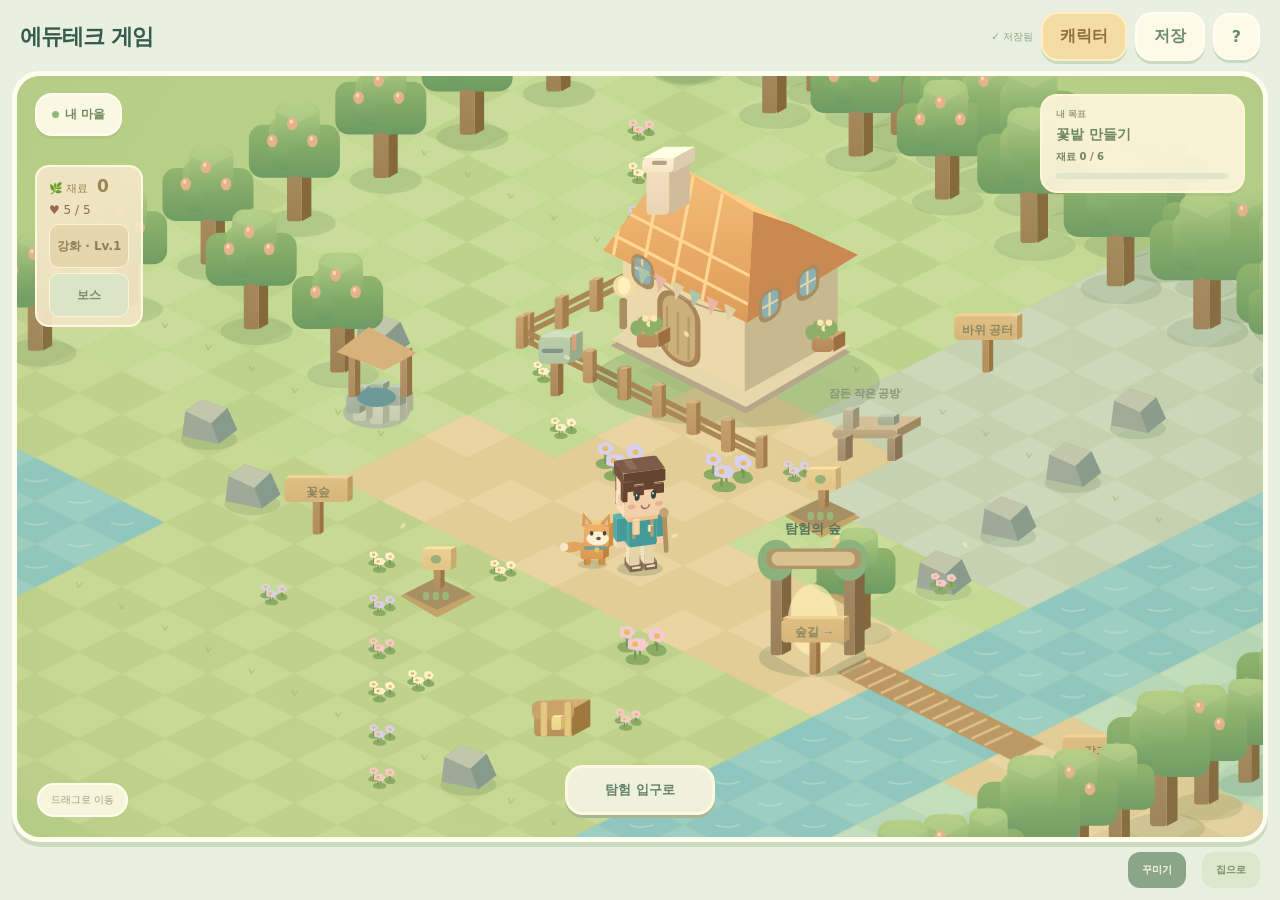
<file: test1.html>
<!doctype html><html lang="ko"><head><meta charset="utf-8"><meta name="viewport" content="width=device-width,initial-scale=1,viewport-fit=cover"><title>에듀테크 게임 테스트 1 · 탐험과 곱셈</title><style>*{box-sizing:border-box}html,body{height:100%;margin:0;overflow:hidden}body{font-family:'Malgun Gothic',system-ui,sans-serif;background:#eaf0df;color:#365b4f}button{font:inherit;font-weight:800;border:0;cursor:pointer;touch-action:manipulation;-webkit-tap-highlight-color:transparent}button:focus-visible{outline:3px solid #5897a2;outline-offset:3px}.app{height:100dvh;display:flex;flex-direction:column;max-width:1600px;margin:auto;padding:12px;gap:10px}header{display:flex;justify-content:space-between;align-items:center;padding:0 8px;gap:8px}.brand{font-size:26px;font-weight:1000;letter-spacing:-1px}.brand small{display:block;font-size:10px;color:#8ba28b;letter-spacing:1px;margin-top:2px}.top{display:flex;align-items:center;gap:8px}.top button{background:#fff9e8;color:#688c72;padding:12px 17px;border:2px solid #fffef4;border-radius:17px;box-shadow:0 3px #cbd9bf;min-height:44px}.top #dress{background:#f4dca2;border-color:#fff0c3;color:#8c713a}.top span{font-size:10px;color:#8ba18a}main{position:relative;flex:1;min-height:0;border:5px solid #fffcf0;border-radius:28px;overflow:hidden;box-shadow:0 5px #cbd9be;background:#b8d180}#world{display:block;width:100%;height:100%;touch-action:none}.location{position:absolute;top:17px;left:18px;background:#fffbeaee;border:2px solid #fffdf2;border-radius:17px;padding:11px 15px;font-size:12px;font-weight:800;color:#6d8960;pointer-events:none;box-shadow:0 3px #74945c22}.location i{display:inline-block;width:7px;height:7px;background:#91b97b;border-radius:50%;margin-right:6px}.location span{display:block;font-size:9px;font-weight:500;margin-top:5px;color:#a2ad88}.move-hint{position:absolute;bottom:20px;left:20px;background:#fffce8db;padding:12px 16px;border:2px solid #fffdf1;border-radius:18px;font-size:11px;color:#93a07a;pointer-events:none}.move-hint b{display:block;font-size:11px;color:#7a916b;margin-top:4px}.pet-card{position:absolute;bottom:20px;right:20px;display:flex;align-items:center;gap:10px;background:#fff9e5e8;border:2px solid #fffef4;border-radius:19px;padding:11px 17px;color:#7f916b;pointer-events:none}.pet-card>span{font-size:26px}.pet-card b{font-size:12px}.pet-card small{display:block;font-size:9px;color:#a5ad8b;margin-top:3px}footer{display:flex;align-items:center;justify-content:space-between;font-size:10px;color:#93a084;padding:0 8px;gap:8px}footer button{border-radius:12px;padding:9px 14px;background:#dce8cc;color:#7a916d;min-height:36px}.toast{position:absolute;left:50%;top:80px;transform:translateX(-50%);max-width:85%;width:max-content;background:#406d60ed;color:#fff4d6;padding:10px 18px;border-radius:20px;font-size:11px;pointer-events:none;opacity:0;transition:opacity .2s}.toast.on{opacity:1}#stick{position:absolute;width:92px;height:92px;margin:-46px 0 0 -46px;border:3px solid #fff9;border-radius:50%;background:#ffffed33;pointer-events:none}#stick[hidden]{display:none}#stick i{display:block;position:absolute;left:25px;top:25px;width:36px;height:36px;border:3px solid #fffce8;border-radius:50%;background:#dcecbc99}dialog{width:min(520px,calc(100% - 24px));max-height:92dvh;padding:21px;border:5px solid #fffdf2;border-radius:28px;background:#fbf8e9;color:#55755d;box-shadow:0 20px 80px #335b4633;overscroll-behavior:contain}dialog::backdrop{background:#294e4777;backdrop-filter:blur(4px)}.sheet-title{display:flex;justify-content:space-between;align-items:center;gap:10px}.sheet-title small{font-size:9px;letter-spacing:2px;color:#a6ae88}h1{font-size:23px;margin:5px 0;letter-spacing:-1px}.sheet-title button{background:#77a58b;color:#fff9e0;border-radius:14px;padding:11px 16px;min-height:43px}.preview{position:relative;text-align:center;margin:12px 0;background:radial-gradient(ellipse at 50% 60%,#e7edce,#f2eedc);border-radius:22px;overflow:hidden}.preview canvas{height:170px;width:200px;display:block;margin:auto}.preview>span{display:block;font-size:9px;color:#9ba77d;padding:0 0 10px}.option{margin:13px 0}.option>label{display:block;font-size:11px;font-weight:900;color:#8b9a76;margin-bottom:7px}.choices{display:flex;gap:7px;flex-wrap:wrap}.choice{border-radius:12px;background:#e8ecd7;color:#8d9977;min-height:38px;padding:8px 12px;font-size:11px;border:2px solid transparent}.choice.selected{border-color:#7fa58a;background:#e1ebce;color:#567d61;box-shadow:0 2px #cad7b8}.choice.swatch{width:38px;height:38px;padding:4px}.swatch i{display:block;width:24px;height:24px;border-radius:8px;border:1px solid #0001}.sheet-actions{display:flex;align-items:center;justify-content:space-between;border-top:1px solid #e2e6cf;margin-top:17px;padding-top:13px;gap:12px}.sheet-actions button{border-radius:13px;background:#ecdfb9;color:#978156;padding:12px;font-size:11px}.sheet-actions p{font-size:9px;color:#a0aa88;line-height:1.7;margin:0}
@media(max-width:650px){.app{padding:6px;gap:7px}header{padding:2px 4px}.brand{font-size:22px}.brand small{font-size:8px}.top{gap:5px}.top span{display:none}.top button{font-size:11px;min-height:39px;padding:9px 11px;border-radius:13px}main{border-width:3px;border-radius:22px}.location{top:12px;left:12px;font-size:11px;padding:9px 12px}.location span{font-size:8px}.move-hint{bottom:13px;left:12px;max-width:51%;padding:9px 11px;font-size:9px;border-radius:15px}.move-hint b{font-size:9px;line-height:1.6;margin-top:3px}.pet-card{bottom:13px;right:12px;gap:6px;padding:10px;border-radius:15px}.pet-card>span{font-size:22px}.pet-card b{font-size:10px}.pet-card small{font-size:8px}footer{font-size:8px;line-height:1.5;padding:0 3px}footer>span{max-width:67%}footer button{padding:8px 10px;min-height:34px;font-size:10px}dialog{padding:17px}.sheet-title h1{font-size:21px}.preview canvas{height:140px;width:165px}.preview{margin:10px 0}.option{margin:11px 0}.choice{min-height:38px;padding:8px 10px;font-size:10px}.toast{top:78px;font-size:10px;text-align:center}}@media(prefers-reduced-motion:reduce){*{transition:none!important}}
.backup-status{font-size:12px;padding:13px;background:#e7efdb;border-radius:14px;line-height:1.7}.backup-note{font-size:11px;color:#8b9b7b;line-height:1.8}.backup-action{display:block;text-align:center;width:100%;padding:14px;border-radius:14px;background:#dbe9d0;color:#64826a;font-size:13px;margin:12px 0;min-height:46px}.file-pick{position:relative;cursor:pointer;background:#eee2bf;color:#9b8355}.file-pick input{position:absolute;inset:0;opacity:0;width:100%;height:100%;cursor:pointer}.restore{background:#73a18b;color:#fff9e2}#restore-preview{margin-top:18px;padding:14px;border:2px solid #dfd9b4;border-radius:16px}#restore-preview[hidden]{display:none}#restore-preview h2{font-size:16px;margin:0 0 10px}#restore-description,#backup-message{font-size:11px;line-height:1.8;overflow-wrap:anywhere}.brand{font-size:22px}.brand small{letter-spacing:0;font-size:9px}@media(max-width:650px){.brand{font-size:17px}.brand small{font-size:8px}.top button{padding:9px}.top #help{padding:9px 11px}.top{gap:4px}}
.resources{position:absolute;left:18px;top:89px;border:2px solid #fff8df;background:#f4e7c6ed;border-radius:14px;padding:9px 12px;font-size:11px;color:#9a8354;pointer-events:none}.resources b{font-size:17px;margin-left:5px}.resources small{display:block;font-size:9px;margin-top:4px;color:#a3936d}.hunt-button{position:absolute;left:50%;bottom:22px;transform:translateX(-50%);min-height:49px;border-radius:18px;padding:13px 22px;background:#729e86;color:#fff7dc;border:3px solid #d2e3bd;box-shadow:0 4px #49795e;font-size:13px;white-space:nowrap}.hunt-button:disabled{background:#a0b390;box-shadow:none;color:#f2f2d7}.encounter{position:fixed;inset:auto 20px 15px auto;margin:0;width:350px;padding:17px;max-height:calc(100dvh - 24px);overflow:auto;border-width:4px}.encounter::backdrop{background:#244d3c24;backdrop-filter:none}.battle-title{display:flex;align-items:center;justify-content:space-between;gap:10px}.battle-title small{font-size:8px;letter-spacing:2px;color:#a4ae88}.battle-title h1{font-size:20px}.battle-title button{padding:9px 11px;border-radius:12px;background:#e2e9d4;color:#879576;min-height:38px;font-size:10px}.battle-hp{font-size:12px;background:#e7efd7;border-radius:11px;padding:8px 12px;color:#7a9b70;margin:10px 0}#battle-equation{text-align:center;font-size:30px;font-weight:900;color:#577966;letter-spacing:1px}#answer-display{display:block;text-align:center;border:2px solid #e1e6ca;background:#fffdf2;border-radius:13px;min-height:42px;font-size:27px;font-weight:900;color:#819d77;margin:10px 0}.number-pad{display:grid;grid-template-columns:repeat(3,1fr);gap:6px}.number-pad button{min-height:42px;border-radius:12px;border:2px solid #fffdf1;background:#e3edcf;box-shadow:0 2px #ccdabb;color:#718e67;font-size:18px}.number-pad button[data-number="공격"]{background:#7ba58a;color:#fff7d9;font-size:13px}.number-pad button:disabled{opacity:.5;box-shadow:none}.battle-assist{display:flex;justify-content:space-between;align-items:center;margin-top:10px}.battle-assist button{min-height:33px;background:#eee1bd;color:#a28a53;border-radius:11px;font-size:10px;padding:8px 13px}.battle-assist span{font-size:8px;color:#a5ad8c}#battle-message{font-size:11px;line-height:1.6;min-height:32px;margin:11px 0 0;color:#8c9d7d}#question-panel[hidden],#reward-panel[hidden]{display:none}#reward-panel{text-align:center;padding:12px 0}#reward-panel h2{font-size:20px}.reward-icon{font-size:45px}#reward-amount{display:block;font-size:25px;color:#b09858}#reward-panel p{font-size:11px;line-height:1.8;color:#92a17e}#battle-next{min-height:46px;border-radius:14px;background:#7ba58a;color:#fff7dd;padding:12px;width:100%;margin-top:10px}.dan-options{background:#edf0dc;border-radius:15px;padding:12px}.dan-options strong{font-size:12px}.dan-options>div{display:flex;flex-wrap:wrap;gap:8px;margin-top:10px}.dan-options label{font-size:12px;display:flex;align-items:center;gap:3px}.dan-options input{width:18px;height:18px;accent-color:#7aa28a}
@media(max-width:650px){.resources{left:12px;top:82px;padding:8px 11px;font-size:10px}.hunt-button{bottom:88px;min-height:46px;font-size:12px;padding:11px 18px}.move-hint{max-width:45%}.encounter{inset:auto 10px 8px 10px;width:calc(100% - 20px);padding:13px;max-height:62dvh;border-radius:23px}.battle-title h1{font-size:18px}.battle-hp{margin:7px 0;padding:7px 10px}.number-pad button{min-height:39px}.number-pad{gap:5px}#battle-equation{font-size:27px}#answer-display{min-height:37px;font-size:24px;margin:7px 0}.battle-assist{margin-top:8px}#battle-message{font-size:10px;min-height:29px;margin-top:8px}.battle-assist button{min-height:31px;padding:7px 11px}}
@media(max-height:500px) and (orientation:landscape){.encounter{width:310px;padding:11px;max-height:calc(100dvh - 12px);bottom:6px;right:8px;left:auto}.battle-title h1{font-size:17px}.battle-title small{display:none}.battle-hp{padding:5px 8px;margin:5px 0}#battle-equation{font-size:24px}#answer-display{min-height:31px;margin:5px 0;font-size:22px}.number-pad button{min-height:31px;font-size:15px}.number-pad{gap:4px}.battle-assist{margin-top:6px}.battle-assist button{min-height:27px;padding:5px 10px}#battle-message{font-size:9px;min-height:24px;margin-top:6px}}
.plot-tabs{display:flex;gap:7px;flex-wrap:wrap}.plot-tabs button{padding:12px;border-radius:13px;background:#e5ead2;color:#7e9470;min-height:44px;font-size:11px}.plot-tabs button[aria-pressed=true]{background:#7ca58a;color:#fff8df}.build-items{display:grid;grid-template-columns:repeat(3,1fr);gap:10px}.build-items button{display:flex;flex-direction:column;align-items:center;gap:8px;background:#eee5c9;color:#8f926d;border:2px solid #fff6dc;border-radius:18px;padding:18px 7px}.build-items span{font-size:32px}.build-items strong{font-size:14px}.build-items small{font-size:10px}.build-items button:disabled{opacity:.55}#build-close{min-height:42px;border-radius:12px;padding:10px;background:#dce8ce;color:#789272}footer #build{background:#8aa588;color:#fff8dd;margin-left:auto;margin-right:8px}@media(max-width:650px){footer>span{max-width:37%;font-size:7px}footer #build{margin-right:4px;padding:8px;font-size:9px}.build-items{gap:5px}.build-items button{padding:14px 4px}.plot-tabs button{padding:10px;font-size:10px}}
.goal-card{position:absolute;top:18px;right:18px;width:205px;padding:12px 14px;border:2px solid #fff6d8;border-radius:17px;background:#fff7dce8;text-align:left;color:#718663;box-shadow:0 3px #96ad7033}.goal-card>small,.goal-card>strong,.goal-card>span{display:block}.goal-card>small{font-size:9px;color:#9b9e77}.goal-card>strong{font-size:14px;margin:5px 0}.goal-card>span{font-size:10px;line-height:1.5}.goal-track{display:block;height:6px;border-radius:10px;background:#e0e6c9;margin-top:9px;overflow:hidden}.goal-track>i{display:block;height:100%;background:#9ebd79;border-radius:10px;transition:width .3s}.goal-card[data-ready=true]{border-color:#e4d492;background:#fff4cb}#resource-gain{position:absolute;right:8px;top:-13px;opacity:0;font-size:19px;font-weight:bold;color:#557f61;pointer-events:none}#reward-panel .reward-breakdown{font-size:11px;color:#9d9c70}#reward-build{width:100%;min-height:46px;background:#e6d49a;color:#8b8155;padding:12px;border-radius:14px;font-size:12px}#reward-panel #battle-next{background:#e4ecd5;color:#77916b;font-size:11px}#reward-panel:not([hidden]) .reward-icon{animation:reward-bloom .5s ease-out}#reward-amount{animation:reward-bloom .4s ease-out}@keyframes answer-pop{50%{transform:scale(1.07);background:#e8f1ce}}@keyframes answer-nudge{25%{transform:translateX(-4px)}75%{transform:translateX(4px)}}@keyframes reward-bloom{0%{opacity:.3;transform:scale(.75)}70%{transform:scale(1.08)}100%{opacity:1;transform:scale(1)}}@keyframes gain-rise{0%{opacity:0;transform:translateY(9px)}20%,70%{opacity:1}100%{opacity:0;transform:translateY(-25px)}}@media(max-width:650px){.goal-card{top:82px;right:12px;width:40%;max-width:165px;padding:9px 10px;border-radius:13px}.goal-card>small{font-size:8px}.goal-card>strong{font-size:11px;margin:4px 0}.goal-card>span{font-size:9px}.goal-track{margin-top:7px;height:5px}.resources{max-width:43%;padding:8px 9px}}@media(prefers-reduced-motion:reduce){.goal-track>i{transition:none}#answer-display,.reward-icon,#reward-amount{animation:none!important}#resource-gain{animation-duration:.01s!important}}
#growth{display:block;pointer-events:auto;background:#e5d6ae;color:#8b8059;border:1px solid #fdf4d3;border-radius:10px;min-height:36px;width:100%;padding:7px;margin-top:7px;font-size:10px}.resources{padding-bottom:8px}.growth-heading{font-size:15px;color:#7b946d}.enemy-list{display:grid;grid-template-columns:repeat(3,1fr);gap:8px}.enemy-list>button{background:#e4ecd4;border:2px solid #f9f1d6;border-radius:15px;padding:13px 6px;color:#74896b;min-height:130px;display:flex;flex-direction:column;align-items:center;gap:8px}.enemy-list>button[aria-pressed=true]{border-color:#9ab781;background:#edf0cb}.enemy-list>button:disabled{opacity:.5}.enemy-list strong{font-size:12px}.enemy-list small{font-size:9px;line-height:1.5}.enemy-sample{display:grid;place-items:center;width:43px;height:37px;border-radius:50% 50% 35% 35%;font-size:20px}#growth-upgrade:disabled{opacity:.5}#growth-close{min-height:42px;border-radius:12px;padding:10px;background:#dce8ce;color:#789272}@media(max-width:650px){#growth{font-size:9px;min-height:34px;padding:6px}.enemy-list{gap:5px}.enemy-list>button{padding:10px 4px}.enemy-list strong{font-size:11px}.enemy-list small{font-size:8px}.resources{max-width:43%}}
.enemy-entry{background:#e4ecd4;border:2px solid #f9f1d6;border-radius:15px;padding:13px 6px;color:#74896b;min-height:130px;display:flex;flex-direction:column;align-items:center;gap:8px;text-align:center}.enemy-entry[aria-label$="현재 등장"]{border-color:#9ab781}@media(max-width:650px){.enemy-entry{padding:10px 4px}}
#boss-open{display:block;pointer-events:auto;width:100%;min-height:36px;padding:7px;margin-top:5px;border-radius:10px;background:#dce4c8;color:#768c6c;border:1px solid #fff4d4;font-size:10px}#boss-skill{background:#e8ead3;padding:8px 10px;border-radius:12px;margin-bottom:8px}#boss-skill[hidden]{display:none}#boss-stance{font-size:11px;color:#85906b;margin:0 0 7px}#boss-special{width:100%;min-height:36px;background:#d9c6a0;color:#7b7860;border-radius:10px;padding:7px;font-size:11px}#boss-special[aria-pressed=true]{background:#a3af86;color:#fff9df}#boss-special:disabled{opacity:.55}#quest-close{min-height:42px;padding:10px;border-radius:12px;background:#dce8ce;color:#789272}#boss-start:disabled,.craft-options button:disabled{opacity:.5}.craft-options{display:flex;gap:10px}.craft-options button{flex:1;min-height:46px;border-radius:12px;background:#eee0b5;color:#8d805d;padding:12px;font-size:12px}.craft-options button+button{background:#e0d5e9;color:#8a7b9c}.lantern-preview{text-align:center;font-size:36px;padding:15px;border-radius:14px;background:linear-gradient(120deg,#f7ebbf,#e6deeb)}#workshop-panel[hidden]{display:none}@media(max-width:650px){#boss-open{font-size:9px;min-height:34px}.encounter:has(#boss-skill:not([hidden])){max-height:75dvh}#boss-stance{font-size:10px}#boss-special{font-size:10px;min-height:32px}}
.battle-track{height:5px;background:#dce5c8;border-radius:8px;overflow:hidden;margin:-4px 0 10px}.battle-track>i{display:block;height:100%;width:0;background:#94b379;border-radius:8px;transition:width .25s}.number-pad button{min-height:44px}#boss-tip{font-size:10px;line-height:1.5;color:#627e5b;margin:0 0 8px}.quest-next{font-size:13px;line-height:1.7;color:#607d59;background:#edf0da;padding:12px;border-radius:13px}.boss-how{font-size:12px;line-height:1.8;color:#6f8667;margin:12px 0}.boss-how summary{cursor:pointer;min-height:40px;padding:9px;background:#e9ecd9;border-radius:10px}.boss-how ol{padding-left:23px}.boss-how p{font-size:11px}#quest-prepare[hidden]{display:none}#battle-message{color:#627c5d}#question-panel:has(#boss-skill:not([hidden])) #battle-message{min-height:30px}
@media(max-width:650px),(max-height:600px){#question-panel:not([hidden]){display:grid;grid-template-columns:minmax(0,.85fr) minmax(0,1.15fr);grid-template-areas:'skill skill' 'equation pad' 'answer pad' 'assist pad' 'message message';column-gap:10px;row-gap:7px;align-items:center}#boss-skill{grid-area:skill;margin:0}#battle-equation{grid-area:equation;font-size:clamp(19px,6vw,25px);letter-spacing:0}#answer-display{grid-area:answer;margin:0;min-height:44px;font-size:27px}.number-pad{grid-area:pad;gap:6px}.number-pad button{min-height:44px;font-size:19px}.battle-assist{grid-area:assist;justify-content:center;margin:0}.battle-assist>span{display:none}.battle-assist button{min-height:44px;padding:10px;font-size:11px;width:100%}#battle-message{grid-area:message;margin:0;min-height:30px;font-size:11px}.battle-title small{display:none}.battle-title h1{font-size:18px}.battle-hp{font-size:11px;margin:7px 0}.battle-track{margin:0 0 8px}.encounter{padding:12px;max-height:calc(100dvh - 16px)}#boss-stance{font-size:11px;margin-bottom:5px}#boss-tip{font-size:10px;margin-bottom:5px}#boss-special{min-height:38px;font-size:11px}.encounter:has(#boss-skill:not([hidden])){max-height:75dvh}}
@media(max-height:600px) and (orientation:landscape){.encounter{width:min(460px,calc(100vw - 20px));max-height:calc(100dvh - 12px);bottom:6px;right:8px;left:auto}.encounter:has(#boss-skill:not([hidden])){max-height:calc(100dvh - 12px)}}
@media(prefers-reduced-motion:reduce){.battle-track>i{transition:none}}

#boss-action[hidden]{display:none}#boss-arena{display:block;width:100%;height:auto;aspect-ratio:640/340;touch-action:none;border-radius:19px;border:3px solid #f9f1d3;background:#d8e3b7;outline-offset:3px}#dodge-message{font-size:14px;font-weight:bold;line-height:1.5;color:#687d58;margin:8px 0}.dodge-help{text-align:center;font-size:11px;color:#6d845e;margin:9px 0}.encounter[data-action=true]{width:min(680px,calc(100vw - 20px));max-height:calc(100dvh - 16px)}@media(max-width:650px){.encounter[data-action=true]{left:10px;right:10px;bottom:8px;width:calc(100% - 20px)}#dodge-message{font-size:12px}.dodge-help{font-size:10px}}

.monster-info{font-size:10px;line-height:1.6;max-width:180px;color:#607e63;background:#fff7dd;border-radius:9px;padding:7px 8px;margin:7px 0 0}.resources #growth,.resources #boss-open{min-height:40px}@media(max-width:650px){.monster-info{font-size:9px;max-width:140px;padding:5px 6px}.resources #growth,.resources #boss-open{min-height:36px}}

.monster-targets{position:absolute;right:18px;top:190px;display:grid;gap:5px;width:170px}.monster-targets button{min-height:48px;padding:8px 10px;border:2px solid #fff5db;border-radius:13px;background:#eef1ddeb;color:#66836a;font-size:11px;text-align:left}.monster-targets button[aria-pressed=true]{border-color:#85a67d;background:#fff3cf}.monster-targets small{display:block;font-size:9px;margin-top:4px}@media(max-width:650px){.monster-targets{right:12px;top:178px;width:39%;max-width:165px}.monster-targets button{font-size:10px;min-height:44px;padding:6px 8px}.monster-targets small{font-size:8px}}

.goal-options{display:grid;grid-template-columns:repeat(3,minmax(0,1fr));gap:7px}.goal-options button{min-height:48px;border:2px solid #e1e7cc;background:#eff1df;color:#65846c;border-radius:13px;padding:9px 5px;font-size:12px}.goal-options small{display:block;font-size:10px;margin-top:5px}.goal-options button[aria-pressed=true]{border-color:#799e7f;background:#f5e6b9}.goal-options .goal-auto{grid-column:1/-1;min-height:44px;font-size:11px}.build-items button[data-is-goal=true]{border-color:#a6b780;box-shadow:0 0 0 2px #e0c98844}

@media(max-height:600px) and (orientation:landscape){
 .location,.move-hint,.pet-card{display:none}
 .resources{left:10px;top:10px;width:215px;max-width:none;padding:7px 8px;font-size:10px}
 .resources #hunt-count,.resources .monster-info{display:none}
 .resources #growth,.resources #boss-open{display:inline-block;width:calc(50% - 3px);min-height:44px;margin:5px 0 0;padding:6px 3px;font-size:10px;vertical-align:top}
 .goal-card{top:10px;right:10px;width:200px;max-width:30%;padding:8px 10px}
 .goal-card>strong{font-size:12px}.goal-card>span{font-size:9px}
 .monster-targets{top:auto;bottom:10px;left:10px;right:auto;width:min(54%,430px);max-width:none;grid-template-columns:repeat(3,minmax(0,1fr));gap:5px}
 .monster-targets button{min-height:52px;padding:6px;font-size:10px}.monster-targets small{font-size:8px}
 .hunt-button{left:auto;right:10px;bottom:10px;transform:none;min-height:52px;padding:10px 16px;font-size:12px}
}

.resources #hunt-count,.resources .monster-info,.pet-card,footer>span,.preview>span,.sheet-actions p,#reward-description,#reward-breakdown{display:none}.resources #growth,.resources #boss-open{min-height:44px;font-size:12px}.move-hint{font-size:10px;padding:8px 12px}.hunt-button{min-width:120px;font-size:16px}.goal-picker{margin:10px 0 16px}.goal-picker summary{min-height:44px;padding:12px;border-radius:12px;background:#e8ecd6;color:#64816a;cursor:pointer;font-size:13px}.goal-picker[open] summary{margin-bottom:8px}.battle-title h1{font-size:20px}#battle-leave{font-size:12px}.brand small{display:none}@media(max-height:600px) and (orientation:landscape){.resources #growth,.resources #boss-open{font-size:11px}.hunt-button{font-size:15px}}

.target-direction{position:absolute;left:50%;bottom:83px;transform:translateX(-50%);background:#fff9e6df;color:#58785e;padding:7px 13px;border-radius:18px;font-size:12px;pointer-events:none}.target-direction[hidden]{display:none}.hunt-button[data-mode=travel]{background:#eff1dc;color:#64826a;border-color:#fff8df;box-shadow:0 3px #a7b794;font-size:13px}.location b{font:inherit}@media(max-width:650px){.target-direction{bottom:147px;font-size:11px}}@media(max-height:600px) and (orientation:landscape){.target-direction{left:auto;right:16px;bottom:72px;transform:none;font-size:10px}}

#growth-preview{display:block;width:100%;height:110px;background:linear-gradient(135deg,#e5eed7,#f8efd3);border:2px solid #fff9df;border-radius:16px;margin:10px 0}

[hidden]{display:none!important}body[data-area="forest"] #goal-card,body[data-area="forest"] #growth,body[data-area="forest"] #build{display:none}body[data-area="forest"] main{border-color:#dae9c9}body[data-area="forest"] .monster-targets .undiscovered{opacity:.65;font-size:10px}body[data-area="village"] #hunt{min-width:150px}

.answer-choices{display:grid;grid-template-columns:repeat(3,minmax(0,1fr));gap:10px;margin:16px 0}.answer-choices button{min-height:66px;border:3px solid #cbdcb3;border-radius:17px;background:#f4efcf;color:#466c57;font-size:27px;font-weight:800;touch-action:manipulation}.answer-choices button:disabled{opacity:.5;box-shadow:none}.player-health{font-size:12px;color:#996850;margin-top:7px;white-space:nowrap}.player-health[data-low="true"]{color:#b04f46}#battle-player-health{margin:6px 0;color:#a6645d}

.vision-toggle{position:absolute;left:18px;bottom:18px;min-height:44px;padding:10px 14px;border:2px solid #f7efd0;border-radius:15px;background:#eaf0d9;color:#4d705f;font-size:12px;touch-action:manipulation}body[data-area="forest"] .move-hint{display:none}@media(max-height:600px) and (orientation:landscape){.vision-toggle{top:10px;bottom:auto;left:50%;transform:translateX(-50%)}}

#return-dialog{width:min(360px,calc(100vw - 32px));padding:24px;text-align:center}#return-dialog h1{font-size:21px}#return-dialog p{font-size:13px;color:#6a8064}.return-options{display:flex;gap:10px;margin-top:20px}.return-options button{flex:1;min-height:48px;border-radius:13px;background:#e0e9cd;color:#4e705b}#return-confirm{background:#709b80;color:#fff9e8}
</style></head><body><div class="app"><header><div class="brand">에듀테크 게임<small>테스트 1 · 작은 탐험</small></div><div class="top"><span id="saved">자동 저장</span><button id="dress">캐릭터</button><button id="backup">저장</button><button id="help" aria-label="도움말">?</button></div></header><main><canvas id="world" aria-label="블록 마을. 드래그하거나 방향키로 이동합니다. 마우스로 바닥을 누르면 목적지로 이동합니다."></canvas><div class="location"><i></i><b id="area-name">마을길</b></div><div class="resources">🌿 재료 <b id="materials">0</b><div id="player-health" class="player-health" role="status"></div><span id="resource-gain" aria-hidden="true"></span><small id="hunt-count">슬라임 0마리</small><p id="monster-info" class="monster-info"></p><button id="growth">✦ 지팡이 Lv.1 · 강화</button><button id="boss-open">♜ 보스 도전</button></div><button id="goal-card" class="goal-card"><small>내 목표</small><strong id="goal-name"></strong><span id="goal-detail"></span><i class="goal-track" aria-hidden="true"><i id="goal-fill"></i></i></button><div id="monster-targets" class="monster-targets" aria-label="탐험할 슬라임 선택"></div><button id="vision-toggle" class="vision-toggle" hidden aria-pressed="true">시야 넓게</button><div id="trail-card" class="goal-card" hidden><strong id="trail-title"></strong><span id="trail-detail"></span></div><div id="target-direction" class="target-direction" hidden></div><button id="hunt" class="hunt-button">⚔ 곱셈 공격</button><div class="move-hint">드래그로 이동</div><div class="pet-card"><span id="pet-icon"></span><div id="pet-label"></div></div><div id="stick" hidden><i></i></div><div class="toast" id="toast" role="status"></div></main><footer><span></span><button id="build">꾸미기</button><button id="home">집으로</button></footer></div><dialog id="wardrobe" aria-label="캐릭터 꾸미기"><div class="sheet-title"><div><h1>나의 작은 원정대</h1></div><button id="close">완료 ✓</button></div><div class="preview"><canvas id="portrait" width="270" height="230" aria-label="현재 선택한 캐릭터와 동료"></canvas><span>선택하면 바로 적용·저장돼요</span></div><div id="options"></div><div class="sheet-actions"><button id="random">🎲 다른 조합 보기</button><p>외형은 전투력과 무관해요.<br>같은 기기·브라우저에서 다시 열면 이어져요.</p></div></dialog><dialog id="backup-dialog" aria-label="저장과 백업"><div class="sheet-title"><h1>저장과 백업</h1><button id="backup-close">닫기</button></div><p id="backup-status" class="backup-status" role="status"></p><p class="backup-note">같은 기기와 브라우저에서 자동으로 이어져요.<br>다른 기기로 옮기거나 기록을 보관하려면 백업 파일을 내려받으세요.</p><button id="backup-download" class="backup-action">현재 기록 백업하기 ↓</button><label class="backup-action file-pick">백업 파일 고르기 ↑<input id="backup-file" type="file" accept=".json,application/json"></label><section id="restore-preview" hidden><h2>복원할 기록 확인</h2><p id="restore-description"></p><p class="backup-note">복원하면 현재 외형·위치·재료·학습 기록이 이 기록으로 바뀌어요. 필요하면 먼저 현재 기록을 백업해 주세요.</p><button id="backup-restore" class="backup-action restore">확인한 기록으로 복원</button></section><p id="backup-message" role="status" aria-live="polite"></p></dialog><dialog id="encounter-dialog" class="encounter" aria-label="숲 슬라임 곱셈 전투"><div class="battle-title"><div><h1 id="battle-name">숲 슬라임</h1></div><button id="battle-leave">나가기</button></div><div id="battle-hp" class="battle-hp"></div><div class="battle-track" aria-hidden="true"><i id="battle-progress"></i></div><section id="boss-action" hidden><p id="dodge-message" role="status"></p><canvas id="boss-arena" width="640" height="340" tabindex="0" aria-label="보스 회피 구간. 드래그하거나 방향키로 빛나는 위험 구역을 피하세요."></canvas><p class="dodge-help">드래그해서 피하기 · PC는 방향키 / WASD</p></section><section id="question-panel"><div id="boss-skill" hidden><p id="boss-stance"></p><p id="boss-tip"></p><button id="boss-special">필살기 준비</button></div><p id="battle-player-health" class="player-health"></p><div id="battle-equation"></div><output id="answer-display" aria-label="입력한 답">?</output><div id="answer-choices" class="answer-choices" aria-label="정답 선택"></div><div id="number-pad" class="number-pad"><button data-number="1">1</button><button data-number="2">2</button><button data-number="3">3</button><button data-number="4">4</button><button data-number="5">5</button><button data-number="6">6</button><button data-number="7">7</button><button data-number="8">8</button><button data-number="9">9</button><button data-number="⌫">⌫</button><button data-number="0">0</button><button data-number="공격">공격</button></div><div class="battle-assist"><button id="battle-hint">힌트</button></div><p id="battle-message" role="status" aria-live="polite"></p></section><section id="reward-panel" hidden><div id="battle-result-icon" class="reward-icon">🌿</div><h2 id="reward-title">슬라임 공략 성공!</h2><strong id="reward-amount"></strong><p id="reward-description">재료는 저장됐어요.</p><p id="reward-breakdown" class="reward-breakdown"></p><button id="reward-build">✦ 재료로 마을 꾸미기</button><button id="battle-next">계속 탐험</button></section></dialog><dialog id="guide-dialog" aria-label="탐험 도움말"><div class="sheet-title"><h1>작은 탐험 안내</h1><button id="guide-close">닫기</button></div><p class="backup-note">① 슬라임을 골라 이동해요.<br>② 정답을 맞혀 재료를 모아요.<br>③ 강화하거나 마을을 꾸며요.<br><br>빠른 정답은 추가 재료! 힌트로 풀어도 기본 보상은 같아요.</p><div id="dan-options" class="dan-options"></div><p id="learning-stats" class="backup-note"></p></dialog><dialog id="build-dialog" aria-label="마을 꾸미기"><div class="sheet-title"><h1>나의 작은 마을</h1><button id="build-close">완료 ✓</button></div><p class="backup-note">장소와 장식을 골라요. 교체·치우기는 재료 전액 환급.</p><details id="goal-picker" class="goal-picker"><summary>목표 바꾸기</summary><div id="goal-options" class="goal-options" aria-label="꾸미기 목표 선택"></div></details><div id="plot-tabs" class="plot-tabs"></div><p id="build-balance" class="backup-note"></p><div id="build-items" class="build-items"></div><button id="build-remove" class="backup-action">치우기 · 재료 환급</button><p id="build-message" class="backup-note" role="status"></p></dialog><dialog id="growth-dialog" aria-label="탐험 준비와 지팡이 강화"><div class="sheet-title"><h1>작은 탐험 공방</h1><button id="growth-close">닫기</button></div><canvas id="growth-preview" width="320" height="110" aria-label="현재 지팡이 공격 미리보기"></canvas><p id="growth-current" class="backup-status"></p><button id="growth-upgrade" class="backup-action"></button><p id="growth-detail" class="backup-note"></p><h2 class="growth-heading">만날 수 있는 슬라임</h2><div id="enemy-list" class="enemy-list"></div><p class="backup-note">강화하면 더 강한 슬라임을 만나요. 싸우던 슬라임은 먼저 마쳐 주세요.</p><p id="growth-message" class="backup-note" role="status"></p></dialog><script>'use strict';
const Test1Explore=(()=>{
 const sites=[
  {x:15.6,y:14.1,zone:'마을길'},{x:17.2,y:15.7,zone:'마을길'},{x:14.7,y:18.1,zone:'꽃숲'},
  {x:9,y:16,zone:'꽃숲'},{x:8,y:18,zone:'꽃숲'},{x:11,y:20,zone:'꽃숲'},
  {x:14,y:6,zone:'바위 공터'},{x:16.5,y:6,zone:'바위 공터'},{x:14,y:10,zone:'바위 공터'},
  {x:22.5,y:12,zone:'강가'},{x:23,y:16,zone:'강가'},{x:22.5,y:18,zone:'강가'},
  {x:12,y:17,zone:'꽃숲'},{x:16,y:20,zone:'꽃숲'},{x:17,y:12,zone:'마을길'}
 ];
 const starts=[0,3,6];
 const sector=s=>s.zone==='강가'?'river':s.zone==='바위 공터'?'rock':'grove';
 function spread(p){if(!p.monsters)return;let used=new Set();for(let m of p.monsters){let zone=sector(sites[m.site]);if(used.has(zone)||sites[m.site].zone==='마을길'){let target=[3,6,10].find(i=>!used.has(sector(sites[i])));m.site=target;let index=p.monsters.indexOf(m);if(p.journey)p.journey.discovered[index]=false;zone=sector(sites[target]);}used.add(zone);}}
 const landmarks=[{x:10,y:19,name:'꽃숲 쉼터'},{x:14,y:8,name:'오래된 돌터'},{x:23,y:16.5,name:'강가 전망대'}];
 function discover(p,index){if(p.journey.area!=='forest'||!Number.isInteger(index)||!landmarks[index]||p.journey.landmarks[index])return false;p.journey.landmarks[index]=true;p.materials+=2;return true;}
 function freshJourney(){return{area:'village',village:{x:13,y:14},forest:{x:13,y:20},discovered:[false,false,false],landmarks:[false,false,false]};}
 function journey(raw){if(raw===undefined)return freshJourney();if(!raw||!['village','forest'].includes(raw.area)||!Array.isArray(raw.discovered)||raw.discovered.length!==3||raw.discovered.some(v=>typeof v!=='boolean'))throw Error('탐험 장소 기록이 올바르지 않아요.');let found=raw.landmarks===undefined?[false,false,false]:raw.landmarks;if(!Array.isArray(found)||found.length!==3||found.some(v=>typeof v!=='boolean'))throw Error('숲 발견 기록이 올바르지 않아요.');let result={area:raw.area,discovered:[...raw.discovered],landmarks:[...found]};for(let area of ['village','forest']){let p=raw[area];if(!p||!Number.isFinite(p.x)||!Number.isFinite(p.y)||p.x<1.4||p.x>24||p.y<1.5||p.y>24)throw Error('탐험 위치 기록이 올바르지 않아요.');result[area]={x:p.x,y:p.y};}return result;}
 const distance=(a,b)=>Math.hypot(((a.x-b.x)-(a.y-b.y))*40,((a.x-b.x)+(a.y-b.y))*20);
 function ensure(p){if(!p.monsters)return;for(let [i,m]of p.monsters.entries())if(m.site===undefined)m.site=m.hits?i:starts[i];}
 function position(p,i=p.selectedMonster||0){return sites[p.monsters?.[i]?.site??i]||sites[0];}
 function relocate(p,i,origin,rng=Math.random){if(!p.monsters)return null;let old=position(p,i),occupied=p.monsters.filter((_,j)=>j!==i).map(m=>sites[m.site]),zones=new Set(occupied.map(sector)),free=sites.map((s,site)=>({...s,site})).filter(s=>s.site!==p.monsters[i].site&&s.zone!=='마을길'&&!zones.has(sector(s)));let pool=free.filter(s=>distance(s,old)>=150&&distance(s,origin||old)>=120&&occupied.every(o=>distance(s,o)>=150));if(!pool.length)pool=free.filter(s=>distance(s,old)>=100&&distance(s,origin||old)>110);if(!pool.length)pool=free;if(!pool.length)throw Error('몬스터의 분산 위치를 찾지 못했어요.');let selected=pool[Math.min(pool.length-1,Math.floor(rng()*pool.length))];p.monsters[i].site=selected.site;return selected;}
 function region(p){return p.x>21.5?'강가':p.y<11&&p.x>=12?'바위 공터':p.y>=16&&p.x<18.5?'꽃숲':'마을길';}
 function direction(a,b){let dx=((b.x-a.x)-(b.y-a.y))*40,dy=((b.x-a.x)+(b.y-a.y))*20;return['→','↘','↓','↙','←','↖','↑','↗'][(Math.round(Math.atan2(dy,dx)/(Math.PI/4))+8)%8];}
 const graphs=new WeakMap(),size=46,offset=1.5,step=.5;
 function clear(a,b,safe){let n=Math.max(1,Math.ceil(Math.hypot(a.x-b.x,a.y-b.y)/.12));for(let k=0;k<=n;k++)if(!safe(a.x+(b.x-a.x)*k/n,a.y+(b.y-a.y)*k/n))return false;return true;}
 function route(start,target,safe,reach=70){const navigable=(x,y)=>safe(x,y)&&safe(x-.2,y-.2)&&safe(x+.2,y-.2)&&safe(x-.2,y+.2)&&safe(x+.2,y+.2);
  let graph=graphs.get(safe);if(!graph){graph=Array.from({length:size*size},(_,id)=>{let x=offset+(id%size)*step,y=offset+Math.floor(id/size)*step;return{x,y,valid:navigable(x,y)};});graphs.set(safe,graph);}
  const idAt=(x,y)=>Math.round((y-offset)/step)*size+Math.round((x-offset)/step);
  let initial=idAt(start.x,start.y);if(!graph[initial]?.valid||!clear(start,graph[initial],safe)){initial=graph.findIndex(n=>n.valid&&distance(n,start)<60&&clear(start,n,safe));}if(initial<0)return null;
  let parent=new Int32Array(graph.length).fill(-2),queue=[initial],head=0,end=-1;parent[initial]=-1;
  while(head<queue.length){let id=queue[head++],node=graph[id];if(distance(node,target)<=reach){end=id;break;}let gx=id%size,gy=Math.floor(id/size);for(let [dx,dy]of [[1,0],[-1,0],[0,1],[0,-1],[1,1],[1,-1],[-1,1],[-1,-1]]){let nx=gx+dx,ny=gy+dy;if(nx<0||nx>=size||ny<0||ny>=size)continue;let next=ny*size+nx;if(parent[next]!==-2||!graph[next].valid||!clear(node,graph[next],navigable))continue;parent[next]=id;queue.push(next);}}
  if(end<0)return null;let path=[];for(let id=end;id>=0;id=parent[id])path.push({x:graph[id].x,y:graph[id].y});path.reverse();let smooth=[],anchor=start,i=0;while(i<path.length){let far=i;for(let j=i+1;j<path.length;j++){if(!clear(anchor,path[j],navigable))break;far=j;}smooth.push(path[far]);anchor=path[far];i=far+1;}return smooth;
 }
 return{sector,spread,landmarks,discover,sites,starts,distance,ensure,position,relocate,region,direction,route,clear,freshJourney,journey,resetRoutes:safe=>graphs.delete(safe)};
})();
if(typeof module!=='undefined')module.exports=Test1Explore;
</script><script>'use strict';
const Test1Growth=(()=>{
 const E=typeof Test1Explore!=='undefined'?Test1Explore:require('./exploration.js');
 const tools=[{level:1,name:'나무 지팡이',power:1,cost:0,color:'#b3915f'},{level:2,name:'구리 지팡이',power:2,cost:12,color:'#ce9472'},{level:3,name:'별빛 지팡이',power:3,cost:24,color:'#acabd6'}];
 const enemies=[{tier:0,name:'숲 슬라임',hp:3,reward:6,light:'#b4e4b0',dark:'#75b79b'},{tier:1,name:'돌터 몬스터',hp:6,reward:12,light:'#c8d3dd',dark:'#8f9fb4'},{tier:2,name:'별빛 몬스터',hp:9,reward:18,light:'#ddd0f0',dark:'#ac94c8'}];
 const creatures=[{tier:0,kind:'slime',name:'숲 슬라임'},{tier:0,kind:'acorn',name:'도토리 꼬마'},{tier:1,kind:'turtle',name:'돌껍질 거북'},{tier:1,kind:'golem',name:'이끼 골렘'},{tier:2,kind:'mushroom',name:'별빛 버섯'},{tier:2,kind:'wisp',name:'반딧불 정령'}];
 const visual=(tier,site=0)=>({...enemies[tier],...creatures[tier*2+(site%2)]});
 const tool=p=>tools[(p.toolLevel||1)-1],enemy=p=>visual(p.enemyTier||0,p.monsters?.[p.selectedMonster]?.site||0);
 function init(p){if(!p.monsters){p.selectedMonster=p.defeated%3;p.monsters=Array.from({length:3},(_,i)=>({tier:i===p.selectedMonster?p.enemyTier:0,hits:i===p.selectedMonster?p.monsterHits:0,bonus:0}));}E.ensure(p);return p.monsters;}
 function stash(p){if(p.monsters){let m=p.monsters[p.selectedMonster];m.tier=p.enemyTier;m.hits=p.monsterHits;}}
 function select(p,index){init(p);if(!Number.isInteger(index)||index<0||index>2)return false;stash(p);p.selectedMonster=index;p.enemyTier=p.monsters[index].tier;p.monsterHits=p.monsters[index].hits;return true;}
 const busy=p=>!!p.monsterHits||!!p.monsters?.some(m=>m.hits>0);
 function upgrade(p){let current=tool(p),next=tools[current.level];if(!next)return{ok:false,reason:'max'};if(busy(p))return{ok:false,reason:'finish'};if(p.materials<next.cost)return{ok:false,reason:'materials',missing:next.cost-p.materials};p.materials-=next.cost;p.toolLevel=next.level;p.enemyTier=next.level-1;p.spawnMisses=0;stash(p);return{ok:true,tool:next,unlocked:enemies[next.level-1]};}
 function spawnProfile(p){let highest=(p.toolLevel||1)-1,zone=p.monsters?E.position(p).zone:'마을길';if(highest===0)return{zone,weights:[1],hint:'숲 슬라임'};let table=highest===1?{'꽃숲':[.85,.15],'바위 공터':[.25,.75],'강가':[.5,.5],'마을길':[.65,.35]}:{'꽃숲':[.8,.15,.05],'바위 공터':[.2,.35,.45],'강가':[.34,.33,.33],'마을길':[.5,.35,.15]};return{zone,weights:table[zone]||table['마을길'],hint:zone==='꽃숲'?'쉬운 적 위주':zone==='바위 공터'?'강한 적 위주':zone==='강가'?'여러 종류의 적':'고른 사냥'};}
 function roll(p,rng=Math.random){if(p.monsterHits)return enemy(p);let highest=(p.toolLevel||1)-1,tier=0;if(highest>0){if((p.spawnMisses||0)>=5)tier=highest;else{let r=rng(),weights=spawnProfile(p).weights,total=0;for(let i=0;i<weights.length;i++){total+=weights[i];if(r<total||i===weights.length-1){tier=i;break;}}}}p.enemyTier=tier;p.spawnMisses=tier===highest?0:(p.spawnMisses||0)+1;stash(p);return enemies[tier];}
 return{tools,enemies,creatures,visual,tool,enemy,upgrade,roll,spawnProfile,init,stash,select,busy};
})();
if(typeof module!=='undefined')module.exports=Test1Growth;
</script><script>'use strict';
const Test1Character=(()=>{
 const wrap=a=>Math.atan2(Math.sin(a),Math.cos(a));
 function turn(entity,dx,dy,dt){if(Math.hypot(dx,dy)<.02)return;let target=Math.atan2(dx,dy/.42);entity.yaw=(entity.yaw||0)+wrap(target-(entity.yaw||0))*(1-Math.exp(-13*dt));}
 function draw(c,appearance,options,entity,x,y,t,scale=1,portrait=false){
  let yaw=portrait?.32:entity.yaw||0,co=Math.cos(yaw),si=Math.sin(yaw),walk=!portrait&&entity.moving?Math.sin(t*.012)*5:0;
  const color=(key)=>options[key].colors[appearance[key]],skin=color('skin'),hair=color('hairColor'),shirt=color('shirt'),pants=color('pants');
  function shade(hex,n){let a=[parseInt(hex.slice(1,3),16),parseInt(hex.slice(3,5),16),parseInt(hex.slice(5,7),16)].map(v=>Math.max(0,Math.min(255,v+n)));return'#'+a.map(v=>v.toString(16).padStart(2,'0')).join('');}
  function p(a){let wx=a[0]*co+a[1]*si,wy=-a[0]*si+a[1]*co;return{x:wx,y:wy*.42-a[2],depth:wy+a[2]*.9};}
  let faces=[];
  function face(points,fill,normal){let nx=normal[0]*co+normal[1]*si,ny=-normal[0]*si+normal[1]*co;if(ny+normal[2]*1.5<=.01)return;let pts=points.map(p);faces.push({pts,fill:shade(fill,Math.round(-nx*13+ny*2+normal[2]*22)),depth:pts.reduce((a,b)=>a+b.depth,0)/pts.length});}
  function block(cx,cy,z,w,d,h,col){let X=cx-w/2,Y=cy-d/2,Z=z;face([[X,Y,Z+h],[X+w,Y,Z+h],[X+w,Y+d,Z+h],[X,Y+d,Z+h]],col,[0,0,1]);face([[X,Y+d,Z],[X+w,Y+d,Z],[X+w,Y+d,Z+h],[X,Y+d,Z+h]],col,[0,1,0]);face([[X+w,Y,Z],[X,Y,Z],[X,Y,Z+h],[X+w,Y,Z+h]],col,[0,-1,0]);face([[X,Y,Z],[X,Y+d,Z],[X,Y+d,Z+h],[X,Y,Z+h]],col,[-1,0,0]);face([[X+w,Y+d,Z],[X+w,Y,Z],[X+w,Y,Z+h],[X+w,Y+d,Z+h]],col,[1,0,0]);}
  c.save();c.translate(x,y);c.scale(scale,scale);c.fillStyle='#385b4333';c.beginPath();c.ellipse(0,3,24,8,0,0,Math.PI*2);c.fill();c.translate(0,-Math.abs(walk)*.3);
  block(-8,walk,4,11,13,22,pants);block(8,-walk,4,11,13,22,pants);block(-8,walk+3,0,14,19,8,'#806653');block(8,-walk+3,0,14,19,8,'#806653');
  block(0,0,25,30,20,32,shirt);
  // Scarf and badge rotate with the same body geometry.
  block(0,0,52,33,22,5,'#f0c58d');block(-8,12,39,7,3,15,'#f5d6a4');block(8,11.2,40,5,2,6,'#fff0bc');
  block(-8,walk+12.8,3,9,1,2,'#f5e4c3');block(8,-walk+12.8,3,9,1,2,'#f5e4c3');block(0,0,27,31,21,5,'#b69965');block(0,10.8,26,8,2,7,'#e3c479');
  block(-22,-walk*.8,31,11,13,24,shirt);block(22,walk*.8,31,11,13,24,shirt);block(-22,-walk*.8,24,11,13,10,skin);block(22,walk*.8,24,11,13,10,skin);
  if(appearance.bag){block(0,-17,29,24,12,26,'#ac8258');block(0,-24,31,18,4,13,'#c79b64');block(0,-26.4,35,4,1,7,'#e3c482');block(-10,10.6,34,3,2,22,'#b89d6e');block(10,10.6,34,3,2,22,'#b89d6e');}
  block(0,0,58,43,30,39,skin);block(-23,0,68,5,10,12,skin);block(23,0,68,5,10,12,skin);
  block(0,-1,93,46,34,13,hair);block(-10,-1,106,9,25,1,shade(hair,17));block(0,-15,61,43,6,37,hair);
  if(appearance.hair==='short'){for(let k=0;k<4;k++)block(-17+k*11,14.5,86-(k%2)*5,11,3,10,hair);block(-20,8,74,5,8,20,hair);}
  if(appearance.hair==='bob'){block(-21,0,57,9,32,39,hair);block(21,0,57,9,32,39,hair);block(0,15,88,37,4,9,hair);}
  if(appearance.hair==='curl')for(let k=0;k<5;k++)block(-21+k*10,-1,94+(k%2)*4,15,35,14,shade(hair,k%2?5:0));
  if(appearance.hat==='cap'){block(0,-1,104,51,36,10,'#779e9f');block(0,13,102,56,30,5,'#a9c8be');block(0,17.2,108,13,1,5,'#e3c97d');}
  if(appearance.hat==='explorer'){block(0,-2,104,48,35,18,'#d8b67a');block(0,0,101,64,47,6,'#ecd19a');block(0,-2,105,50,36,5,'#aa8d60');}
  if(appearance.hat==='crown'){block(0,0,103,48,34,8,'#e6bf68');for(let xx of [-20,0,20]){block(xx,15,111,7,5,12+(xx===0?5:0),'#edc974');block(xx,-15,111,7,5,12,'#edc974');}}
  for(let f of faces.sort((a,b)=>a.depth-b.depth)){c.beginPath();let pts=f.pts;for(let i=0;i<pts.length;i++){let a=pts[i],b=pts[(i+1)%pts.length],next=pts[(i+2)%pts.length],u=.07,aa={x:a.x+(b.x-a.x)*u,y:a.y+(b.y-a.y)*u},bb={x:b.x+(next.x-b.x)*u,y:b.y+(next.y-b.y)*u};if(i===0)c.moveTo(aa.x,aa.y);else c.lineTo(aa.x,aa.y);c.lineTo(a.x+(b.x-a.x)*(1-u),a.y+(b.y-a.y)*(1-u));c.quadraticCurveTo(b.x,b.y,bb.x,bb.y);}c.closePath();c.fillStyle=f.fill;c.fill();}
  // Facial details are attached to the actual front plane and disappear from the back.
  if(co>.035){c.save();let anchor=p([-21,15.7,58]);c.transform(co,-si*.42,0,1,anchor.x,anchor.y);function eye(xx){c.fillStyle='#39423e';c.beginPath();c.ellipse(xx,-22,2.8,4.4,0,0,Math.PI*2);c.fill();c.fillStyle='#fff5d4';c.beginPath();c.ellipse(xx-.6,-23.4,.9,1.2,0,0,Math.PI*2);c.fill();}eye(13);eye(31);c.fillStyle='#e9ad98';for(let xx of [7,37]){c.beginPath();c.ellipse(xx,-12,4.3,2.5,0,0,Math.PI*2);c.fill();}c.strokeStyle='#956c57';c.lineWidth=1.6;c.beginPath();c.arc(22,-13,4.5,.15,Math.PI-.15);c.stroke();if(appearance.glasses){c.strokeStyle='#56716c';c.lineWidth=2;for(let xx of [13,31]){c.beginPath();c.roundRect(xx-7,-29,14,14,4);c.stroke();}c.beginPath();c.moveTo(20,-22);c.lineTo(24,-22);c.stroke();}c.restore();}
  c.restore();
 }
 return{turn,wrap,draw};
})();
if(typeof module!=='undefined')module.exports=Test1Character;
</script><script>'use strict';
const Test1Adventure=(()=>{
 const G=typeof Test1Growth!=='undefined'?Test1Growth:require('./growth.js');
 const E=typeof Test1Explore!=='undefined'?Test1Explore:require('./exploration.js');
 const spots=[{x:15.6,y:14.1},{x:17.2,y:15.7},{x:14.7,y:18.1}],ALL=[2,3,4,5,6,7,8,9];
 function next(progress,previous=null,rng=Math.random){let pool=progress.dans?.length?progress.dans:ALL,a,b,review=false;let candidates=(progress.review||[]).filter(q=>pool.includes(q.a)&&(!previous||q.a!==previous.a||q.b!==previous.b));if(candidates.length&&progress.solved%3===2){let q=candidates[0];a=q.a;b=q.b;review=true;}else{a=pool[Math.floor(rng()*pool.length)];b=2+Math.floor(rng()*8);if(previous&&a===previous.a&&b===previous.b)b=b===9?2:b+1;}return{a,b,answer:a*b,age:0,attempts:0,helped:false,review,phase:'answer'};}
 function begin(progress,rng=Math.random){if((progress.health??10)<=0)return null;let enemy=G.enemy(progress),stored=progress.monsters?.[progress.selectedMonster]?.question;let q=stored?JSON.parse(JSON.stringify(stored)):next(progress,progress.review.at(-1)||null,rng);prepareChoices(q);return{targetId:progress.selectedMonster,enemy:{...enemy},power:G.tool(progress).power,q,bonus:progress.monsters?.[progress.selectedMonster]?.bonus||0,phase:'answer',hitTimer:0,message:stored?'남은 기회 '+(2-q.wrong.length)+'번 · 힌트를 보고 골라요.':'정답을 골라 공격해요. 두 번 틀리면 사냥 실패!'};}
 function hint(fight,progress){if(fight.phase!=='answer')return'';fight.q.helped=true;progress.hints++;if(!fight.isBoss){prepareChoices(fight.q);let m=progress.monsters?.[progress.selectedMonster];if(m)m.question=JSON.parse(JSON.stringify(fight.q));}return`${fight.q.a} × ${fight.q.b-1} = ${fight.q.a*(fight.q.b-1)} · 여기에 ${fight.q.a}을 더해요.`;}
 function check(fight,progress,n){if(fight.phase!=='answer'||!Number.isInteger(n)||n<0||n>99)return null;let q=fight.q;if(!fight.isBoss&&q.wrong?.includes(n))return null;progress.attempts++;q.attempts++;if(n!==q.answer){if(!progress.review.some(v=>v.a===q.a&&v.b===q.b)){progress.review.push({a:q.a,b:q.b});if(progress.review.length>16)progress.review.shift();}q.helped=true;progress.hints++;if(!fight.isBoss){q.wrong=q.wrong||[];q.wrong.push(n);progress.health=Math.max(0,(progress.health??10)-1);let m=progress.monsters?.[progress.selectedMonster];if(m)m.question=JSON.parse(JSON.stringify(q));if(q.wrong.length>=2||progress.health===0){fight.phase='failed';fight.failed=true;fight.bonus=0;progress.monsterHits=0;G.stash(progress);if(m){m.bonus=0;delete m.question;}fight.message=progress.health===0?'체력이 없어요. 직접 마을로 돌아가 쉬어요.':'두 번 틀려 이번 사냥은 실패했어요.';return{ok:false,failed:true};}}fight.message=q.attempts>=2?`${q.a}씩 ${q.b}묶음은 ${q.answer}이에요. 숫자를 넣어 다시 도전해요.`:`${q.a} × ${q.b-1} = ${q.a*(q.b-1)} · 여기에 ${q.a}을 더해요.`;return{ok:false};}
 progress.solved++;let independent=q.attempts===1&&!q.helped;if(independent){progress.firstTry++;progress.review=progress.review.filter(v=>v.a!==q.a||v.b!==q.b);}return{ok:true,independent};}
 function answer(fight,progress,n,rng=Math.random){if(fight.targetId!==progress.selectedMonster)return null;prepareChoices(fight.q);if(!fight.q.choices.includes(n))return null;let r=check(fight,progress,n);if(!r||!r.ok)return r;let independent=r.independent,q=fight.q;if(progress.monsters)delete progress.monsters[progress.selectedMonster].question;if(independent&&q.age<=4)fight.bonus++;progress.monsterHits+=fight.power;fight.phase='hit';fight.hitTimer=.6;fight.message='정답! 공격 성공 · '+Math.min(fight.enemy.hp,progress.monsterHits)+'/'+fight.enemy.hp;let won=progress.monsterHits>=fight.enemy.hp,reward=0;if(won){reward=fight.enemy.reward+fight.bonus;progress.materials+=reward;progress.defeated++;progress.monsterHits=0;fight.reward=reward;fight.bonus=0;if(progress.monsters)E.relocate(progress,progress.selectedMonster,fight.origin||fight.spot,rng);G.roll(progress,rng);}if(won&&progress.journey)progress.journey.discovered[progress.selectedMonster]=false;G.stash(progress);if(progress.monsters)progress.monsters[progress.selectedMonster].bonus=fight.bonus;fight.won=won;return{ok:true,won,reward};}
 function advance(fight,progress,dt,rng=Math.random){if(fight.isBoss&&fight.tick)return fight.tick(progress,dt,rng);if(fight.phase==='answer')fight.q.age=Math.min(86400,fight.q.age+dt);else if(fight.phase==='hit'){fight.hitTimer=Math.max(0,fight.hitTimer-dt);if(fight.hitTimer===0){if(fight.won)fight.phase='result';else{fight.q=next(progress,fight.q,rng);prepareChoices(fight.q);fight.phase='answer';fight.message='다음 곱셈으로 한 번 더 공격해요!';}}}}
 function prepareChoices(q){if(q.choices)return q;let a=q.answer,low=a-q.a>=0?a-q.a:a+1,high=a+q.a<=99?a+q.a:a-1;q.choices=[a,low,high];let shift=Math.floor(Math.random()*3);q.choices=q.choices.slice(shift).concat(q.choices.slice(0,shift));q.wrong=q.wrong||[];return q;}
 function validateQuestion(q){if(!q||!Number.isInteger(q.a)||q.a<2||q.a>9||!Number.isInteger(q.b)||q.b<2||q.b>9||q.answer!==q.a*q.b||![0,1].includes(q.attempts)||q.helped!==true||!Number.isFinite(q.age)||q.age<0||q.age>86400||!Array.isArray(q.choices)||q.choices.length!==3||new Set(q.choices).size!==3||q.choices.some(n=>!Number.isInteger(n)||n<0||n>99)||!q.choices.includes(q.answer)||!Array.isArray(q.wrong)||q.wrong.length!==q.attempts||q.wrong.some(n=>n===q.answer||!q.choices.includes(n)))throw Error('사냥 문제 기록이 올바르지 않아요.');return JSON.parse(JSON.stringify(q));}
 return{spots,next,begin,hint,check,answer,advance,prepareChoices,validateQuestion};
})();
if(typeof module!=='undefined')module.exports=Test1Adventure;
</script><script>'use strict';
const Test1Boss=(()=>{
 const A=typeof Test1Adventure!=='undefined'?Test1Adventure:require('./adventure.js'),G=typeof Test1Growth!=='undefined'?Test1Growth:require('./growth.js');
 const spot={x:11.8,y:16.2},HP=18;
 const fresh=()=>({wins:0,active:false,damage:0,charge:0,turn:0,power:2,crafted:false,theme:'gold'});
 function validate(raw){if(!raw||typeof raw!=='object'||Array.isArray(raw))throw Error('보스 기록이 올바르지 않아요.');let b={};for(let k of ['wins','damage','charge','turn','power']){if(!Number.isSafeInteger(raw[k])||raw[k]<0||raw[k]>10000000)throw Error('보스 수치가 올바르지 않아요.');b[k]=raw[k];}if(typeof raw.active!=='boolean'||typeof raw.crafted!=='boolean'||!['gold','lilac'].includes(raw.theme)||b.damage>=HP||b.charge>3||![2,3].includes(b.power)||raw.crafted&&b.wins===0||!raw.active&&(b.damage||b.charge||b.turn))throw Error('보스 진행 기록이 맞지 않아요.');return{...b,active:raw.active,crafted:raw.crafted,theme:raw.theme};}
 const eligible=p=>p.defeated>=3&&p.toolLevel>=2;
 const stance=b=>b.turn%4<2?'shield':'weak';
 function begin(p,rng=Math.random){if(!p.boss.active){if(!eligible(p))return null;Object.assign(p.boss,{active:true,damage:0,charge:0,turn:0,power:G.tool(p).power});}let f={isBoss:true,enemy:{tier:3,name:'숲의 수호자',hp:HP,reward:0,light:'#d4dfb3',dark:'#8ea78a'},power:p.boss.power,q:A.next(p,null,rng),phase:'answer',hitTimer:0,spot:{...spot},special:false,bonus:0,message:'방패 때 힘을 모으고, 약점일 때 필살기를 써 보세요.'};f.tick=(p,dt,rng)=>advance(f,p,dt,rng);return f;}
 function answer(f,p,n){let r=A.check(f,p,n);if(!r||!r.ok)return r;let b=p.boss,weak=stance(b)==='weak',special=f.special&&b.charge>=2,damage=special?(weak?b.power*3:b.power):(weak?b.power:Math.ceil(b.power/2));if(special)b.charge-=2;else b.charge=Math.min(3,b.charge+1);b.damage=Math.min(HP,b.damage+damage);b.turn++;f.phase='hit';f.hitTimer=.6;f.special=false;f.message='정답! '+(special?'필살기':'공격')+' · '+damage+' 피해';f.won=b.damage>=HP;let reward=0;if(f.won){reward=b.wins===0?12:6;b.wins++;Object.assign(b,{active:false,damage:0,charge:0,turn:0});p.materials+=reward;f.reward=reward;f.firstWin=b.wins===1;}return{ok:true,won:f.won,reward,damage};}
 function advance(f,p,dt,rng=Math.random){
 if(f.phase==='answer'){f.q.age+=dt;return;}
 let remaining=Math.max(0,Math.min(dt,10));
 while(remaining>0&&f.phase!=='answer'&&f.phase!=='result'){
  let used=Math.min(remaining,f.hitTimer);f.hitTimer=Math.max(0,f.hitTimer-used);remaining-=used;
  if(f.hitTimer>0)break;
  if(f.phase==='hit'){
   if(f.won){f.phase='result';break;}
   f.dodge={x:.5,y:.76,axis:p.boss.turn%2?'x':'y',center:p.boss.turn%2?.5:.76,radius:p.boss.turn%2?.15:.10,yaw:0,moving:false};f.phase='warning';f.hitTimer=2.4;f.message='빛나는 위험 구역 밖으로 드래그해요!';
  }else if(f.phase==='warning'){
   let d=f.dodge;f.dodged=Math.abs(d[d.axis]-d.center)>d.radius+.035;f.phase='impact';f.hitTimer=.45;f.dodgeGain=f.dodged?Math.min(1,3-p.boss.charge):0;f.message=f.dodged?(f.dodgeGain?'회피 성공! 필살기 힘 +1':'회피 성공! 힘이 가득 찼어요!'):'괜찮아요! 맞힌 문제와 재료는 그대로예요.';if(f.dodged)p.boss.charge=Math.min(3,p.boss.charge+1);
  }else if(f.phase==='impact'){f.phase='recover';f.hitTimer=.9;}
  else if(f.phase==='recover'){f.q=A.next(p,f.q,rng);f.phase='answer';f.message=f.dodged?'잘 피했어요! 모은 힘으로 반격해요.':'다음 공격에 다시 피해 봐요. 천천히 계산해요.';f.dodge=null;}
  else break;
 }
}
function move(f,dx,dy){if(f.phase!=='warning'||!f.dodge)return;let d=f.dodge;d.x=Math.max(.08,Math.min(.92,d.x+dx));d.y=Math.max(.52,Math.min(.91,d.y+dy));d.moving=Math.hypot(dx,dy)>.001;if(d.moving)d.yaw=Math.atan2(dx,dy/.42);}
function craft(p,theme){if(!['gold','lilac'].includes(theme)||!p.boss.wins)return{ok:false};if(!p.boss.crafted){if(p.materials<8)return{ok:false};p.materials-=8;p.boss.crafted=true;}p.boss.theme=theme;return{ok:true};}
 return{fresh,validate,eligible,stance,begin,answer,advance,move,craft,spot,HP};
})();
if(typeof module!=='undefined')module.exports=Test1Boss;
</script><script>'use strict';
const Test1Storage=(()=>{
 const G=typeof Test1Growth!=='undefined'?Test1Growth:require('./growth.js');
 const E=typeof Test1Explore!=='undefined'?Test1Explore:require('./exploration.js');
 const A=typeof Test1Adventure!=='undefined'?Test1Adventure:require('./adventure.js');
 const B=typeof Test1Boss!=='undefined'?Test1Boss:require('./boss.js');
 const KEY='edutech-game-test-1-v1',LEGACY='gugu-forest-character-lab-v1',SCHEMA='edutech-game-test-1',LIMIT=65536;
 function freshProgress(){return{health:10,materials:0,defeated:0,solved:0,attempts:0,firstTry:0,hints:0,monsterHits:0,dans:[2,3,4,5,6,7,8,9],review:[],decorations:[null,null,null],decorGoal:null,toolLevel:1,enemyTier:0,spawnMisses:0,boss:B.fresh(),journey:E.freshJourney()};}
 function progressData(raw){if(raw===undefined){let p=freshProgress();G.init(p);return p;}if(!raw||typeof raw!=='object'||Array.isArray(raw))throw Error('탐험 기록이 올바르지 않아요.');let p=freshProgress();p.health=raw.health===undefined?10:raw.health;if(!Number.isInteger(p.health)||p.health<0||p.health>10)throw Error('체력 기록이 올바르지 않아요.');for(let k of ['materials','defeated','solved','attempts','firstTry','hints','monsterHits']){if(!Number.isSafeInteger(raw[k])||raw[k]<0||raw[k]>10000000||k==='monsterHits'&&raw[k]>8)throw Error('탐험 수치가 올바르지 않아요: '+k);p[k]=raw[k];}if(p.firstTry>p.solved||p.solved>p.attempts)throw Error('학습 기록의 수치가 맞지 않아요.');if(!Array.isArray(raw.dans)||!raw.dans.length||raw.dans.some(n=>!Number.isInteger(n)||n<2||n>9))throw Error('연습할 단이 올바르지 않아요.');p.dans=[...new Set(raw.dans)];if(!Array.isArray(raw.review)||raw.review.length>16||raw.review.some(q=>!q||!Number.isInteger(q.a)||!Number.isInteger(q.b)||q.a<2||q.a>9||q.b<2||q.b>9))throw Error('복습 기록이 올바르지 않아요.');let decorations=raw.decorations??[null,null,null];if(!Array.isArray(decorations)||decorations.length!==3||decorations.some(v=>v!==null&&!['flowers','bench','lamp'].includes(v)))throw Error('마을 장식 기록이 올바르지 않아요.');p.toolLevel=raw.toolLevel===undefined?1:raw.toolLevel;p.enemyTier=raw.enemyTier===undefined?0:raw.enemyTier;if(!Number.isInteger(p.toolLevel)||p.toolLevel<1||p.toolLevel>3||!Number.isInteger(p.enemyTier)||p.enemyTier<0||p.enemyTier>=p.toolLevel||p.monsterHits>=[3,6,9][p.enemyTier])throw Error('도구 또는 슬라임 진행 기록이 올바르지 않아요.');p.spawnMisses=raw.spawnMisses===undefined?0:raw.spawnMisses;if(!Number.isInteger(p.spawnMisses)||p.spawnMisses<0||p.spawnMisses>5)throw Error('몬스터 등장 기록이 올바르지 않아요.');p.boss=raw.boss===undefined?B.fresh():B.validate(raw.boss);if(p.boss.active&&(p.defeated<3||p.toolLevel<2||p.boss.power>p.toolLevel))throw Error('보스 도전 조건이 맞지 않아요.');if(raw.monsters!==undefined){if(!Array.isArray(raw.monsters)||raw.monsters.length!==3||!Number.isInteger(raw.selectedMonster)||raw.selectedMonster<0||raw.selectedMonster>2)throw Error('탐험 대상 기록이 올바르지 않아요.');p.selectedMonster=raw.selectedMonster;p.monsters=raw.monsters.map((m,i)=>{if(!m||!Number.isInteger(m.tier)||m.tier<0||m.tier>=p.toolLevel||!Number.isInteger(m.hits)||m.hits<0||m.hits>=[3,6,9][m.tier]||!Number.isInteger(m.bonus)||m.bonus<0||m.bonus>m.hits)throw Error('슬라임별 기록이 올바르지 않아요.');let site=m.site===undefined?(m.hits?i:E.starts[i]):m.site;if(!Number.isInteger(site)||site<0||site>=E.sites.length)throw Error('슬라임 위치가 올바르지 않아요.');let result={tier:m.tier,hits:m.hits,bonus:m.bonus,site};if(m.question!==undefined)result.question=A.validateQuestion(m.question);return result;});if(new Set(p.monsters.map(m=>m.site)).size!==3)throw Error('슬라임 위치가 겹쳐요.');let selected=p.monsters[p.selectedMonster];if(selected.tier!==p.enemyTier||selected.hits!==p.monsterHits)throw Error('선택한 슬라임 기록이 맞지 않아요.');}else G.init(p);if(raw.decorGoal!==undefined&&raw.decorGoal!==null&&!['flowers','bench','lamp'].includes(raw.decorGoal))throw Error('꾸미기 목표가 올바르지 않아요.');p.decorGoal=raw.decorGoal??null;p.journey=E.journey(raw.journey);p.decorations=[...decorations];p.review=raw.review.map(q=>({a:q.a,b:q.b}));return p;}
 function validate(raw,options,legacy=false){
  if(!raw||typeof raw!=='object'||Array.isArray(raw))throw Error('저장 내용의 형식이 맞지 않아요.');
  if(!legacy&&(raw.schema!==SCHEMA||![1,2,3,4,5,6,7,8,9,10,11,12].includes(raw.version)))throw Error('이 게임에서 지원하는 백업 버전이 아니에요.');
  if(!raw.appearance||!raw.player)throw Error('캐릭터 또는 위치 정보가 없어요.');
  const appearance={};for(let [k,o]of Object.entries(options)){let v=raw.appearance[k],valid=o.colors?Number.isInteger(v)&&v>=0&&v<o.colors.length:o.values.includes(v);if(!valid)throw Error('외형 정보가 올바르지 않아요: '+o.label);appearance[k]=v;}
  let{x,y}=raw.player;if(!Number.isFinite(x)||!Number.isFinite(y)||x<1.4||x>24||y<1.5||y>24)throw Error('캐릭터 위치 정보가 올바르지 않아요.');
  if(!legacy&&raw.version>=12&&raw.progress?.health===undefined)throw Error('체력 기록이 없어요.');if(!legacy&&raw.version>=11&&raw.progress?.journey?.landmarks===undefined)throw Error('숲 발견 기록이 없어요.');if(!legacy&&raw.version>=10&&raw.progress?.journey===undefined)throw Error('탐험 장소 기록이 없어요.');if(!legacy&&raw.version>=9&&raw.progress?.monsters?.some(m=>m.site===undefined))throw Error('슬라임 위치 기록이 없어요.');if(!legacy&&raw.version>=8&&raw.progress?.decorGoal===undefined)throw Error('꾸미기 목표 기록이 없어요.');if(!legacy&&raw.version>=7&&(!raw.progress?.monsters||raw.progress.selectedMonster===undefined))throw Error('탐험 대상 기록이 없어요.');if(!legacy&&raw.version>=6&&(!raw.progress||raw.progress.boss===undefined))throw Error('보스 기록이 없어요.');if(!legacy&&raw.version>=5&&(!raw.progress||raw.progress.spawnMisses===undefined))throw Error('랜덤 등장 기록이 없어요.');if(!legacy&&raw.version>=4&&(!raw.progress||raw.progress.toolLevel===undefined||raw.progress.enemyTier===undefined))throw Error('도구 진행 기록이 없어요.');if(!legacy&&raw.version>=2&&raw.progress===undefined)throw Error('탐험 기록이 없어요.');return{schema:SCHEMA,version:12,appearance,player:{x,y},progress:progressData(raw.progress)};
 }
 function parse(text,options,legacy=false){if(typeof text!=='string'||text.length>LIMIT)throw Error('백업 파일이 너무 크거나 읽을 수 없어요.');let raw;try{raw=JSON.parse(text);}catch{throw Error('올바른 JSON 백업 파일이 아니에요.');}return validate(raw,options,legacy);}
 function snapshot(appearance,player,options,progress=freshProgress()){return validate({schema:SCHEMA,version:12,appearance,player,progress:progressData(progress)},options);}
 function create(storage,options){let blocked=false,lastSerialized=null;
  function load(){try{let current=storage.getItem(KEY);if(current!==null){try{let data=parse(current,options);lastSerialized=current;return{status:'loaded',data};}catch(e){blocked=true;return{status:'invalid',error:e.message};}}let old=storage.getItem(LEGACY);if(old!==null){let data;try{data=parse(old,options,true);}catch(e){blocked=true;return{status:'invalid',error:e.message};}try{storage.setItem(KEY,JSON.stringify(data));lastSerialized=JSON.stringify(data);return{status:'migrated',data};}catch{return{status:'unavailable',data,error:'기존 모습은 불러왔지만 저장할 수 없어요.'};}}return{status:'new'};}catch{return{status:'unavailable',error:'이 브라우저에서 저장소에 접근할 수 없어요.'};}}
  function write(appearance,player,progress){if(blocked)return{ok:false,reason:'blocked'};let data;try{data=snapshot(appearance,player,options,progress);let serialized=JSON.stringify(data);if(serialized!==lastSerialized)storage.setItem(KEY,serialized);lastSerialized=serialized;return{ok:true};}catch(e){return{ok:false,reason:'unavailable',error:e.message};}}
  function restore(data){let clean;try{clean=validate(data,options);storage.setItem(KEY,JSON.stringify(clean));}catch(e){return{ok:false,error:e.message};}blocked=false;lastSerialized=JSON.stringify(clean);return{ok:true,data:clean};}
  return{load,write,restore,parse:text=>parse(text,options),snapshot:(a,p,progress)=>snapshot(a,p,options,progress)};
 }
 return{KEY,LEGACY,SCHEMA,LIMIT,validate,parse,snapshot,create,freshProgress,progressData};
})();
if(typeof module!=='undefined')module.exports=Test1Storage;
</script><script>'use strict';
const $=id=>document.getElementById(id),KEY=Test1Storage.KEY,canvas=$('world'),wc=canvas.getContext('2d'),pc=$('portrait').getContext('2d');let c=wc;
const options={skin:{label:'피부색',colors:['#f4d2ac','#e4b78e','#bf8965','#8e614a','#ffe6c6'],names:['살구','꿀빛','캐러멜','밤빛','크림']},hairColor:{label:'머리색',colors:['#684634','#382f36','#a47241','#d7ac66','#738e9e'],names:['밤색','검정','갈색','금빛','푸른빛']},hair:{label:'머리 모양',values:['short','bob','curl'],names:['짧은 머리','단발','곱슬']},shirt:{label:'상의 색',colors:['#469d9c','#da9f7d','#8b9cc1','#b2bd71','#d6a2b1','#e6c276'],names:['청록','살구','하늘','풀빛','분홍','노랑']},pants:{label:'하의 색',colors:['#e5d6ae','#6e827e','#8d7770','#647791'],names:['크림','숲색','갈색','남색']},hat:{label:'모자',values:['none','cap','explorer','crown'],names:['벗기','모자','탐험가','왕관']},glasses:{label:'안경',values:[false,true],names:['벗기','동그란 안경']},bag:{label:'가방',values:[false,true],names:['벗기','배낭']},pet:{label:'동물 동료',values:['fox','cat','dog'],names:['🦊 여우','🐱 고양이','🐶 강아지']}};
const defaults={skin:0,hairColor:0,hair:'short',shirt:0,pants:0,hat:'none',glasses:false,bag:true,pet:'fox'};let appearance={...defaults},player={x:13,y:14,face:1,yaw:.3,vx:0,vy:0,moving:false},pet={x:11.6,y:14.5,face:1,yaw:.3,moving:false},camera={x:0,y:0},keys=new Set(),drag=null,destination=null,last=0,lastPaint=0,lastSave=0,toastUntil=0,storage=true;
let progress=Test1Storage.freshProgress(),encounter=null,answerDigits='';
const store=Test1Storage.create({getItem:k=>localStorage.getItem(k),setItem:(k,v)=>localStorage.setItem(k,v)},options),loaded=store.load();if(loaded.data){Object.assign(appearance,loaded.data.appearance);Object.assign(player,loaded.data.player);Object.assign(progress,loaded.data.progress);pet.x=player.x-1.4;pet.y=player.y+.4;}storage=!['invalid','unavailable'].includes(loaded.status);
Test1Growth.init(progress);
function save(){if(typeof recordJourney==='function')recordJourney();Test1Growth.stash(progress);const result=store.write(appearance,player,progress);storage=result.ok;$('saved').textContent=result.ok?'✓ 저장됨':result.reason==='blocked'?'저장 확인 필요':'저장 불가 · 백업 권장';$('backup').textContent=result.ok?'저장':'저장 !';return result.ok;}
function toast(text){$('toast').textContent=text;$('toast').classList.add('on');toastUntil=performance.now()+3400;}
function iso(x,y){return{x:(x-y)*40,y:(x+y)*20};}function uniso(x,y){return{x:x/80+y/40,y:y/40-x/80};}
function shade(hex,n){let v=parseInt(hex.slice(1),16),a=[v>>16,(v>>8)&255,v&255].map(x=>Math.max(0,Math.min(255,x+n)));return'#'+a.map(x=>x.toString(16).padStart(2,'0')).join('');}
function poly(points,fill,stroke){c.beginPath();points.forEach(([x,y],i)=>i?c.lineTo(x,y):c.moveTo(x,y));c.closePath();c.fillStyle=fill;c.fill();if(stroke){c.strokeStyle=stroke;c.lineWidth=1;c.stroke();}}
function round(x,y,w,h,r,fill){c.beginPath();c.roundRect(x,y,w,h,r);c.fillStyle=fill;c.fill();}
function oval(x,y,rx,ry,fill){c.beginPath();c.ellipse(x,y,rx,ry,0,0,Math.PI*2);c.fillStyle=fill;c.fill();}
function grad(x,y,h,a,b){let g=c.createLinearGradient(x,y,x,y+h);g.addColorStop(0,a);g.addColorStop(1,b);return g;}
function box(x,y,w,h,depth,color){poly([[x,y],[x+depth,y-depth*.55],[x+w+depth,y-depth*.55],[x+w,y]],shade(color,30));poly([[x+w,y],[x+w+depth,y-depth*.55],[x+w+depth,y+h-depth*.55],[x+w,y+h]],shade(color,-25));round(x,y,w,h,Math.min(4,w/5),grad(x,y,h,shade(color,10),color));}
function avatar(x,y,t,scale=1,portrait=false){Test1Character.draw(c,appearance,options,player,x,y,t,scale,portrait);drawTool(x,y,t,scale,portrait);}
function animal(x,y,t,scale=1,portrait=false){let kind=appearance.pet,coat=kind==='fox'?'#d99b53':kind==='cat'?'#a1a3aa':'#dbb57b',face=portrait?1:pet.face,back=!portrait&&Math.cos(pet.yaw||0)<-.35,walk=!portrait&&pet.moving?Math.sin(t*.016)*2.4:0;c.save();c.translate(x,y);c.scale(face*scale,scale);oval(0,1,17,5,'#385b432e');c.save();c.translate(-16,-13);c.rotate(Math.sin(t*.004)*.12);oval(-7,-7,13,6,shade(coat,9));oval(-16,-8,5,5,'#f8e5c4');c.restore();for(let xx of [-10,7]){round(xx,-8+walk,6,10,3,shade(coat,-20));round(xx+2,-8-walk,6,10,3,shade(coat,-9));}box(-14,-24,26,19,7,coat);box(-10,-45,29,26,7,shade(coat,12));if(kind==='dog'){round(-15,-44,9,22,5,shade(coat,-18));round(16,-44,9,22,5,shade(coat,-18));}else{poly([[-12,-43],[-11,-59],[0,-46]],coat);poly([[9,-46],[20,-58],[21,-41]],coat);poly([[-9,-45],[-8,-53],[-3,-46]],'#e8b8a3');poly([[13,-45],[18,-52],[18,-44]],'#e8b8a3');}if(!back){oval(6,-29,13,8,'#fff0cf');oval(-1,-35,2,2.7,'#434746');oval(14,-35,2,2.7,'#434746');oval(7,-29,2.6,2,'#63524c');}else round(-7,-40,23,16,5,shade(coat,4));round(-10,-20,27,4,2,'#729d98');oval(5,-16,3,3,'#e1c46f');c.restore();}
const objects=[],blocked=[];function prop(type,x,y,extra={}){objects.push({type,x,y,...extra});if(['tree','rock'].includes(type))blocked.push({x,y,r:type==='tree'?.45:.4});}
prop('sign',12.5,5.5,{label:'바위 공터'});prop('sign',8.5,17,{label:'꽃숲'});prop('sign',23.5,14,{label:'강가'});prop('rock',15.5,5);prop('rock',16.5,9);prop('flowers',9.5,19,{small:true});prop('house',9.8,8.7);blocked.push({x:9.8,y:7.4,rx:2.1,ry:1.7});prop('workbench',13,8.8);prop('mail',8,11);prop('well',6.4,13.5);prop('chest',16,19);prop('sign',17.5,14.5);prop('flowers',12,11);prop('flowers',10.5,12);prop('flowers',15,16);for(let [x,y]of [[7.5,10.7],[9,11.8],[12.7,10.1],[11.6,15.8],[16.5,17.8],[13.2,19.3]])prop('flowers',x,y,{small:true});prop('plot',14,10.8);prop('plot',15.9,12.1);prop('plot',11.4,17.1);
for(let j=0;j<25;j++){let x=2+(j*7)%22,y=2+(j*11)%22;if((x>6&&x<17&&y>5&&y<18)||x>=18)continue;prop('tree',x,y,{variant:j%3});}for(let j=0;j<24;j++){prop('tree',1+j,1,{variant:j%3});prop('tree',25,1+j,{variant:(j+1)%3});if(j%2===0)prop('tree',1,2+j,{variant:1});}for(let [x,y]of [[5,12],[7,17],[17,11],[16,21],[5,16],[23,19],[16,7]])prop('rock',x,y);
for(let i=0;i<7;i++){prop('fence',6.5+i*.8,10.3);if(i<4)prop('fence',6.5,7+i*.8,{axis:1});}for(let j=0;j<18;j++){let x=3+(j*7)%20,y=4+(j*13)%19;if(x<18)prop('flowers',x,y,{small:true});}
function safe(x,y){if(x<1.4||y<1.5||x>24||y>24)return false;let forest=progress.journey.area==='forest';if(x>(forest?19.5:18.5)&&x<(forest?22.5:21.5)&&!(y>13&&y<15.6))return false;if(x>2.5&&x<6.5&&y>19&&y<23.5)return false;return !blocked.some(b=>b.rx?Math.abs(x-b.x)<b.rx&&Math.abs(y-b.y)<b.ry:Math.hypot(x-b.x,y-b.y)<b.r);}
if(progress.journey.area==='village'&&!safe(player.x,player.y)){player.x=13;player.y=14;}let initial=iso(player.x,player.y);camera={x:initial.x,y:initial.y-80};
function fence(p){let s=iso(p.x,p.y);c.save();c.translate(s.x,s.y);let dx=p.axis?-30:30,dy=15;c.strokeStyle='#ac8756';c.lineWidth=5;c.lineCap='round';c.beginPath();c.moveTo(0,-16);c.lineTo(dx,dy-16);c.moveTo(0,-8);c.lineTo(dx,dy-8);c.stroke();box(-3,-26,7,29,4,'#bc9763');box(dx-3,dy-26,7,29,4,'#bc9763');c.restore();}
function house(p){let q=iso(p.x,p.y);c.save();c.translate(q.x,q.y);oval(5,0,133,42,'#476d4730');poly([[-111,-34],[-15,-88],[111,-28],[14,29]],'#b5a789');poly([[-111,-40],[-15,-94],[111,-34],[14,23]],'#e7d8ac');poly([[-100,-123],[13,-64],[13,9],[-100,-48]],'#ecd9ab');poly([[13,-64],[99,-111],[99,-39],[13,9]],'#c7b88f');poly([[-100,-123],[-13,-171],[99,-111],[13,-64]],'#f7e4b6');
// Bright orange roof, shaded sides and tile lines.
poly([[-118,-122],[-56,-204],[21,-158],[15,-55]],'#e0a15e');poly([[-56,-204],[57,-146],[118,-118],[21,-158]],'#ffcf88');poly([[21,-158],[57,-146],[118,-118],[15,-55]],'#c98951');poly([[-118,-122],[-56,-204],[21,-158],[15,-55]],grad(-100,-200,150,'#f4be77','#dd9a57'));
c.save();c.beginPath();c.moveTo(-118,-122);c.lineTo(-56,-204);c.lineTo(21,-158);c.lineTo(15,-55);c.closePath();c.clip();c.strokeStyle='#ffd693';c.lineWidth=3;for(let k=0;k<5;k++){c.beginPath();c.moveTo(-120+k*30,-215);c.lineTo(-150+k*30,-58);c.stroke();}for(let k=0;k<5;k++){c.beginPath();c.moveTo(-135,-177+k*27);c.lineTo(32,-91+k*27);c.stroke();}c.restore();
box(-78,-198,21,43,19,'#e9d5b3');box(-82,-207,29,13,20,'#f6e5c6');round(-73,-205,14,4,2,'#b5a18a');
c.save();c.translate(-48,-40);c.transform(1,.5,0,1,0,0);round(-20,-42,40,65,18,'#ab855a');round(-15,-38,30,57,14,'#ccb07a');for(let j=0;j<3;j++)round(-12+j*10,-25,2,40,1,'#b49a66');oval(7,-8,2.4,2.4,'#f4dc9a');c.restore();
for(let [x,y]of [[-82,-102],[36,-71],[71,-91]]){c.save();c.translate(x,y);c.transform(1,x<0?.5:-.55,0,1,0,0);round(-10,-15,21,29,9,'#a88c62');round(-7,-12,15,22,6,'#8eafb0');round(-1,-12,2,22,1,'#e7d7a8');round(-7,-2,15,2,1,'#e7d7a8');c.restore();}
for(let [x,y]of [[-87,-45],[75,-41]]){box(x,y,20,13,11,'#b48858');for(let k=0;k<4;k++){oval(x+k*6,y-5-(k%2)*4,6,7,'#8eaf68');oval(x+4+k*4,y-9-(k%2)*5,3,3,'#ffe7b0');}}
c.strokeStyle='#b69c71';c.lineWidth=1.5;c.beginPath();c.moveTo(-91,-115);c.quadraticCurveTo(-43,-66,4,-64);c.stroke();for(let k=0;k<6;k++){let x=-86+k*16,y=-108+k*7;poly([[x,y],[x+11,y+6],[x+3,y+18]],['#acc5ad','#e9b6a1','#ded0a4'][k%3]);}
 round(-103,-78,7,29,3,'#a88d60');oval(-99,-89,10,10,'#f4dda0');oval(-99,-89,6,8,'#fff1bd');c.restore();}
function drawProp(p,t){let q=iso(p.x,p.y);if(p.type==='landmark'&&typeof drawLandmark==='function')return drawLandmark(p,t);if(p.type==='portal'&&typeof drawPortal==='function')return drawPortal(p,t);if(p.type==='plot'&&drawDecoration(p,t))return;if(p.type==='workbench')return drawWorkshop(p,t);if(p.type==='house')return house(p);if(p.type==='fence')return fence(p);c.save();c.translate(q.x,q.y);if(p.type==='tree'){let size=.85+(p.variant||0)*.13;c.scale(size,size);oval(5,3,34,13,'#416b3e25');box(-7,-58,14,59,9,'#9e8256');for(let i=0;i<3;i++){let xx=(i-1)*19,yy=-68-Math.abs(i-1)*-8;round(xx-24,yy-30,48,50,13,grad(xx-24,yy-30,50,i===1?'#a9c77a':'#90b46c','#6d9b62'));}round(-18,-112,42,43,11,grad(-18,-112,43,'#b5cf85','#82ab6a'));poly([[-18,-102],[2,-114],[23,-103],[4,-92]],'#b8d18b80');if(p.variant===1){for(let k=0;k<3;k++){oval(-21+k*19,-75-k%2*16,5,6,'#e4b389');oval(-22+k*19,-77-k%2*16,1.5,2,'#f9dac2');}}}else if(p.type==='rock'){oval(1,3,26,10,'#46694728');poly([[-24,0],[-21,-23],[-6,-34],[18,-26],[27,-6],[10,7]],'#9fa997');poly([[-21,-23],[-6,-34],[18,-26],[3,-12]],'#c2c7ab');poly([[3,-12],[18,-26],[27,-6],[10,7]],'#879b8c');}else if(p.type==='flowers'){let scale=p.small?.55:1;c.scale(scale,scale);for(let i=0;i<5;i++){let x=Math.sin(i*2)*16,y=Math.cos(i*2)*7;oval(x,y,9,5,'#8cac65');c.strokeStyle='#779659';c.lineWidth=2;c.beginPath();c.moveTo(x,y);c.lineTo(x,y-12);c.stroke();for(let k=0;k<5;k++)oval(x+Math.cos(k*1.256)*4,y-14+Math.sin(k*1.256)*3,3.7,3.1,['#fff4ce','#f5cbce','#d9d0f0'][Math.abs(Math.round(p.x+p.y))%3]);oval(x,y-14,2.8,2.5,'#e6bc64');}}else if(p.type==='plot'){poly([[-34,-2],[0,-19],[36,-1],[0,18]],'#c5a46a');poly([[-30,-4],[0,-19],[32,-4],[0,11]],'#a69064');for(let k=0;k<3;k++)round(-13+k*9,-6,6,8,3,'#9eb57a');box(-3,-39,6,30,4,'#b3915e');box(-14,-45,27,19,5,'#e1c487');oval(-1,-36,5,4,'#9bb079');}else if(p.type==='mail'){box(-3,-32,7,35,5,'#aa8859');box(-14,-51,29,24,12,'#b2c3a1');round(-11,-41,20,4,2,'#7f9686');round(17,-54,4,15,1,'#d9a07c');}else if(p.type==='workbench'){box(-30,-30,60,11,23,'#d3ac70');for(let xx of [-25,21])box(xx,-20,8,28,7,'#b18f61');box(-19,-45,16,12,8,'#a5b19d');box(8,-39,22,5,7,'#c4d1bd');round(5,-44,18,5,2,'#8e7860');}else if(p.type==='well'){oval(0,0,31,15,'#b2bda1');for(let k=0;k<8;k++){let a=k*Math.PI/4;box(Math.cos(a)*22-6,Math.sin(a)*10-16,12,17,6,k<4?'#c7cbb0':'#a3b09b');}oval(0,-14,18,9,'#6d9998');box(-26,-57,6,43,5,'#ac8c60');box(22,-57,6,43,5,'#ac8c60');poly([[-37,-56],[-7,-79],[37,-55],[7,-39]],'#d7b27a');}else if(p.type==='chest'){box(-18,-27,35,25,17,'#b89158');round(-20,-35,39,17,6,'#c9a368');round(-12,-34,6,32,2,'#e4c67f');round(10,-34,6,32,2,'#e4c67f');box(-2,-20,9,12,3,'#ecd38a');}else if(p.type==='sign'){box(-3,-43,6,44,4,'#b38e5a');let sw=Math.max(58,Math.min(140,(p.label||'숲길 →').length*10));box(-sw/2,-51,sw,22,5,'#d5b579');c.fillStyle='#8b875f';c.font='bold 11px "Malgun Gothic",sans-serif';c.textAlign='center';c.fillText(p.label||'숲길 →',2,-35);}c.restore();}
const terrain=document.createElement('canvas');terrain.width=2240;terrain.height=1250;let tc=terrain.getContext('2d');
function buildTerrain(){c=tc;c.setTransform(1,0,0,1,0,0);c.clearRect(0,0,terrain.width,terrain.height);c.translate(1120,70);let forest=progress.journey.area==='forest';for(let x=0;x<27;x++)for(let y=0;y<27;y++){let q=iso(x,y),river=forest?x>=20&&x<=22:x>=19&&x<=21,lake=x>=3&&x<=6&&y>=19&&y<=23,path=(Math.abs(y-14)<1.5&&x>7)||(x>=10&&x<=13&&y>=9&&y<=14);let col=forest&&!river&&!lake?((Math.abs(y-14)<1.4||Math.abs(x-13)<1.1)?((x+y)%2?'#c9bd8c':'#d7c69a'):((x+y)%2?'#88b67c':'#98c387')):river||lake?((x+y)%2?'#8fc6bf':'#9bcec3'):path?((x+y)%3?'#e3cd96':'#ead5a2'):x>21.5?((x+y)%2?'#b8d8b8':'#c2dfbd'):y<11&&x>=12?((x+y)%2?'#c5d1b0':'#cdd8bb'):y>=16&&x<18.5?((x+y)%2?'#bfd18a':'#c8d995'):(x*3+y*7)%5===0?'#bdd28b':(x+y)%2?'#c4d994':'#c9dc9a';poly([[q.x,q.y-20],[q.x+40,q.y],[q.x,q.y+20],[q.x-40,q.y]],col);if(river||lake){c.strokeStyle='#daf0d36b';c.lineWidth=1.5;c.beginPath();c.moveTo(q.x-10,q.y);c.quadraticCurveTo(q.x,q.y+4,q.x+12,q.y);c.stroke();}else if((x*7+y*5)%7===0&&!path){c.strokeStyle='#a1be75';c.lineWidth=1;c.beginPath();c.moveTo(q.x,q.y);c.lineTo(q.x-2,q.y-5);c.moveTo(q.x,q.y);c.lineTo(q.x+3,q.y-4);c.stroke();}}
for(let x=forest?19.5:18.5;x<(forest?23:22);x+=.3){let q=iso(x,14.2);poly([[q.x-30,q.y-15],[q.x,q.y-30],[q.x+30,q.y-15],[q.x,q.y]],'#bb9763');c.strokeStyle='#e5c38a';c.lineWidth=2;c.beginPath();c.moveTo(q.x-25,q.y-14);c.lineTo(q.x+1,q.y-26);c.stroke();}c=wc;}buildTerrain();
function render(t){let rect=canvas.getBoundingClientRect(),w=rect.width,h=rect.height,dpr=Math.min(devicePixelRatio||1,1.6);if(canvas.width!==Math.round(w*dpr)||canvas.height!==Math.round(h*dpr)){canvas.width=Math.round(w*dpr);canvas.height=Math.round(h*dpr);}c=wc;c.setTransform(dpr,0,0,dpr,0,0);c.fillStyle='#b7cf86';c.fillRect(0,0,w,h);let zoom=w<600?.86:1.08;if(typeof forestVisionRadius!=='undefined')forestVisionRadius=Math.max(160,Math.min(260,Math.min(w,h)*.43/zoom));c.save();c.translate(w/2-camera.x*zoom,h*.53-camera.y*zoom);c.scale(zoom,zoom);c.drawImage(terrain,-1120,-70);let monster=monsterPosition();let drawList=[...objects,...(progress.journey.area==='forest'?[{type:'guardian',x:Test1Boss.spot.x,y:Test1Boss.spot.y}]:[]),...(progress.journey.area==='forest'?progress.monsters:[]).map((_,index)=>({type:'slime',...displayMonsterPosition(index),index})),{type:'avatar',x:player.x,y:player.y},{type:'pet',x:pet.x,y:pet.y}].sort((a,b)=>(a.x+a.y)-(b.x+b.y));for(let p of drawList){if(['slime','guardian','landmark','sign'].includes(p.type)&&typeof canSeeForest==='function'&&!canSeeForest(p))continue;let q=iso(p.x,p.y);if(Math.abs(q.x-camera.x)>w/zoom*.7+180||Math.abs(q.y-camera.y)>h/zoom*.7+240)continue;if(p.type==='avatar')avatar(q.x,q.y,t,.88);else if(p.type==='pet')animal(q.x,q.y,t,.8);else if(p.type==='guardian')drawGuardian(q.x,q.y,t);else if(p.type==='slime')slime(q.x,q.y,t,p.index);else drawProp(p,t);}if(destination){let d=iso(destination.x,destination.y);c.strokeStyle='#fff0bf';c.lineWidth=2;c.beginPath();c.ellipse(d.x,d.y,12,6,0,0,Math.PI*2);c.stroke();}if(attackVisual&&encounter?.phase==='hit')Test1Feedback.drawAttack(c,attackVisual.a,attackVisual.b,attackVisual.level,(performance.now()-attackVisual.started)/1000,reducedEffects);drawGardenAir(t);feedback.draw(c,reducedEffects);c.restore();let g=c.createRadialGradient(w*.45,h*.4,0,w*.5,h*.5,Math.max(w,h)*.75);g.addColorStop(.4,'#fff6c400');g.addColorStop(1,'#47704420');c.fillStyle=g;c.fillRect(0,0,w,h);if(typeof drawForestVision==='function')drawForestVision(w,h,zoom);if($('wardrobe').open)portrait(t);if($('growth-dialog').open&&typeof drawGrowthPreview==='function')drawGrowthPreview(t);}
function portrait(t){c=pc;c.setTransform(1,0,0,1,0,0);c.clearRect(0,0,270,230);avatar(125,198,t,1.5,true);animal(218,201,t,1.15,true);c=wc;}
function controls(){let sx=0,sy=0;if(keys.has('left'))sx--;if(keys.has('right'))sx++;if(keys.has('up'))sy--;if(keys.has('down'))sy++;if(drag?.active){sx=(drag.x-drag.sx)/45;sy=(drag.y-drag.sy)/45;}let length=Math.hypot(sx,sy);if(length>1){sx/=length;sy/=length;}return{x:sx,y:sy};}
function step(dt){if($('return-dialog').open){player.moving=false;pet.moving=false;return;}if($('encounter-dialog').open){player.moving=false;pet.moving=false;let a=iso(player.x,player.y),b=iso(encounter.spot.x,encounter.spot.y),r=canvas.getBoundingClientRect(),zoom=r.width<600?.86:1.08;Test1Character.turn(player,b.x-a.x,b.y-a.y,dt);camera.x+=((a.x+b.x)/2-camera.x)*Math.min(1,dt*7);let panel=$('encounter-dialog').getBoundingClientRect(),free=panel.width>r.width*.6?Math.max(140,panel.top-r.top-25):r.height*.53,screenY=Math.min(r.height*.53,free),targetY=(a.y+b.y)/2+(r.height*.53-screenY)/zoom;camera.y+=(Math.max(140,Math.min(900,targetY))-camera.y)*Math.min(1,dt*7);return;}if(($('guide-dialog').open||$('build-dialog').open||($('growth-dialog').open||$('quest-dialog').open))){player.moving=false;pet.moving=false;return;}if($('wardrobe').open||$('backup-dialog').open){player.moving=false;pet.moving=false;return;}if(destination?.hunt&&(destination.portal?Test1Explore.distance(player,{x:17,y:14}):monsterDistance())<=90){destination=null;player.vx=player.vy=0;toast(progress.journey.area==='village'?'탐험 입구에 도착했어요.':'도착! 공격을 눌러요.');}let input=controls();if(Math.hypot(input.x,input.y)>.1||destination)feedback.cancelFocus();if(Math.hypot(input.x,input.y)>.1)destination=null;else if(destination){let q=iso(player.x,player.y),d=iso(destination.x,destination.y),dist=Math.hypot(d.x-q.x,d.y-q.y);if(dist<5){if(destination.waypoints?.length){let [next,...rest]=destination.waypoints;destination={...next,hunt:!!destination.hunt,portal:destination.portal,waypoints:rest};}else destination=null;}else{input.x=(d.x-q.x)/dist;input.y=(d.y-q.y)/dist;}}let blend=1-Math.exp(-12*dt);player.vx+=(input.x*155-player.vx)*blend;player.vy+=(input.y*155-player.vy)*blend;if(Math.hypot(player.vx,player.vy)<.7&&!destination&&!drag&&keys.size===0)player.vx=player.vy=0;let dx=(player.vx/80+player.vy/40)*dt,dy=(player.vy/40-player.vx/80)*dt,old=iso(player.x,player.y);if(safe(player.x+dx,player.y+dy)){player.x+=dx;player.y+=dy;}else{if(safe(player.x+dx,player.y))player.x+=dx;if(safe(player.x,player.y+dy))player.y+=dy;if(destination?.hunt)toast('길이 막혔어요. 드래그로 길 쪽에 이동한 뒤 다시 찾아가요.');destination=null;}let now=iso(player.x,player.y);player.moving=Math.hypot(now.x-old.x,now.y-old.y)>.05;if(player.moving){Test1Character.turn(player,now.x-old.x,now.y-old.y,dt);if(Math.abs(now.x-old.x)>.15)player.face=now.x>old.x?1:-1;}
let pd=iso(pet.x,pet.y),distance=Math.hypot(now.x-pd.x,now.y-pd.y);pet.moving=distance>45;if(pet.moving){let factor=Math.min(1,dt*3.5)*(distance-35)/Math.max(1,distance),tx=pet.x+(player.x-pet.x)*factor,ty=pet.y+(player.y-pet.y)*factor;if(safe(tx,ty)){pet.x=tx;pet.y=ty;}else if(distance>140){pet.x=player.x-.8;pet.y=player.y+.6;}Test1Character.turn(pet,now.x-pd.x,now.y-pd.y,dt);if(Math.abs(now.x-pd.x)>2)pet.face=now.x>pd.x?1:-1;}let target=feedback.focus||{x:now.x,y:now.y-80};camera.x+=(target.x-camera.x)*Math.min(1,dt*5);camera.y+=(target.y-camera.y)*Math.min(1,dt*5);}
function form(){ $('options').innerHTML=Object.entries(options).map(([key,o])=>`<section class="option"><label>${o.label}</label><div class="choices">${(o.colors||o.values).map((value,i)=>{let v=o.colors?i:value;return `<button class="choice ${o.colors?'swatch':''} ${appearance[key]===v?'selected':''}" data-option="${key}" data-index="${i}" aria-label="${o.label} ${o.names[i]}" aria-pressed="${appearance[key]===v}">${o.colors?'<i style="background:'+value+'"></i>':o.names[i]}</button>`;}).join('')}</div></section>`).join('');let index=options.pet.values.indexOf(appearance.pet);$('pet-icon').textContent=['🦊','🐱','🐶'][index];$('pet-label').innerHTML='<b>'+['꼬리 여우','구름 고양이','보리 강아지'][index]+'</b><small>나와 함께 걷는 동료</small>';}

let pendingRestore=null;
function backupMessage(text){$('backup-message').textContent=text;}
$('backup').onclick=()=>{release();pendingRestore=null;$('restore-preview').hidden=true;$('backup-file').value='';backupMessage('');$('backup-status').textContent=storage?'자동 저장 중이에요. 외형·위치·재료·학습 기록을 파일로 보관할 수 있어요.':loaded.status==='invalid'?'기존 저장 내용에 문제가 있어 자동 덮어쓰기를 멈췄어요. 올바른 백업을 골라 복원해 주세요.':'브라우저 자동 저장을 사용할 수 없어요. 현재 기록을 파일로 백업해 주세요.';$('backup-dialog').showModal();};
$('backup-close').onclick=()=>$('backup-dialog').close();
$('backup-download').onclick=()=>{try{if(typeof recordJourney==='function')recordJourney();let data=store.snapshot(appearance,player,progress),blob=new Blob([JSON.stringify(data,null,2)],{type:'application/json'}),url=URL.createObjectURL(blob),link=document.createElement('a');link.href=url;link.download='에듀테크-게임-테스트-1-백업.json';link.click();setTimeout(()=>URL.revokeObjectURL(url),1000);backupMessage('백업 파일을 내려받았어요. 다른 기기에서 이 파일을 골라 복원할 수 있어요.');}catch(e){backupMessage('백업을 만들지 못했어요: '+e.message);}};
$('backup-file').onchange=async e=>{pendingRestore=null;$('restore-preview').hidden=true;let file=e.target.files?.[0];if(!file)return;try{if(file.size>Test1Storage.LIMIT)throw Error('64KB 이하의 게임 백업 파일을 골라 주세요.');let data=store.parse(await file.text());pendingRestore=data;let o=data.appearance,petName=options.pet.names[options.pet.values.indexOf(o.pet)];$('restore-description').textContent='동료: '+petName+' · 모자: '+options.hat.names[options.hat.values.indexOf(o.hat)]+' · 상의: '+options.shirt.names[o.shirt]+' · 재료: '+data.progress.materials+' · 지팡이 Lv.'+data.progress.toolLevel;$('restore-preview').hidden=false;backupMessage('파일 확인 완료. 아래 복원 버튼을 눌러야 기록이 바뀌어요.');}catch(err){backupMessage(err.message+' 현재 기록은 바뀌지 않았어요.');}};
$('backup-restore').onclick=()=>{if(!pendingRestore)return;let result=store.restore(pendingRestore);if(!result.ok){backupMessage('복원하지 못했어요. 현재 기록은 유지돼요. '+result.error);return;}release();Object.assign(appearance,result.data.appearance);Object.assign(player,result.data.player);Object.assign(progress,result.data.progress);if(typeof applyWorld==='function')applyWorld();pet.x=player.x-1.4;pet.y=player.y+.4;let p=iso(player.x,player.y);camera={x:p.x,y:p.y-80};pendingRestore=null;form();save();$('backup-dialog').close();toast('백업을 복원했어요. 이 모습으로 이어서 출발!');};

function release(){if(typeof feedback!=='undefined')feedback.cancelFocus();keys.clear();drag=null;$('stick').hidden=true;player.moving=false;player.vx=player.vy=0;destination=null;}
$('dress').onclick=()=>{release();$('wardrobe').showModal();};$('close').onclick=()=>{$('wardrobe').close();save();toast('이 모습으로 출발!');};$('wardrobe').addEventListener('cancel',save);$('options').onclick=e=>{let b=e.target.closest('[data-option]');if(!b)return;let key=b.dataset.option,index=+b.dataset.index;appearance[key]=options[key].colors?index:options[key].values[index];form();save();};$('random').onclick=()=>{for(let [key,o]of Object.entries(options)){let i=Math.floor(Math.random()*(o.colors||o.values).length);appearance[key]=o.colors?i:o.values[i];}form();save();};$('home').onclick=()=>{if(typeof changeWorld==='function'&&progress.journey.area==='forest'){if(typeof approachReturnGate==='function')approachReturnGate();return;}release();player.x=13;player.y=14;pet.x=11.6;pet.y=14.5;save();toast('집 앞에 도착했어요.');};$('help').onclick=()=>toast('드래그·방향키로 이동해요. 외형 꾸미기에서 나만의 캐릭터와 동료를 골라요.');
const dirs={ArrowLeft:'left',ArrowRight:'right',ArrowUp:'up',ArrowDown:'down',a:'left',d:'right',w:'up',s:'down'};document.addEventListener('keydown',e=>{if(dirs[e.key]&&!$('wardrobe').open&&!$('backup-dialog').open&&!$('encounter-dialog').open&&!($('guide-dialog').open||$('build-dialog').open||($('growth-dialog').open||$('quest-dialog').open))){keys.add(dirs[e.key]);e.preventDefault();}});document.addEventListener('keyup',e=>keys.delete(dirs[e.key]));
canvas.addEventListener('pointerdown',e=>{if(e.button>0||drag)return;drag={id:e.pointerId,sx:e.clientX,sy:e.clientY,x:e.clientX,y:e.clientY,active:false};canvas.setPointerCapture(e.pointerId);e.preventDefault();});canvas.addEventListener('pointermove',e=>{if(!drag||drag.id!==e.pointerId)return;drag.x=e.clientX;drag.y=e.clientY;let dx=drag.x-drag.sx,dy=drag.y-drag.sy,len=Math.hypot(dx,dy);if(len>7)drag.active=true;if(drag.active){let r=canvas.getBoundingClientRect(),stick=$('stick');stick.hidden=false;stick.style.left=drag.sx-r.left+'px';stick.style.top=drag.sy-r.top+'px';stick.firstElementChild.style.transform='translate('+dx/Math.max(1,len)*Math.min(len,32)+'px,'+dy/Math.max(1,len)*Math.min(len,32)+'px)';}e.preventDefault();});canvas.addEventListener('pointerup',e=>{if(!drag||drag.id!==e.pointerId)return;if(!drag.active){let r=canvas.getBoundingClientRect(),zoom=r.width<600?.86:1.08,p=uniso((e.clientX-r.left-r.width/2)/zoom+camera.x,(e.clientY-r.top-r.height*.53)/zoom+camera.y);let click=iso(p.x,p.y),chosen=typeof pickMonsterAt==='function'?pickMonsterAt(click):-1;if(chosen>=0&&progress.journey.area==='forest'&&progress.journey.discovered[chosen]){chooseMonster(chosen,true);drag=null;$('stick').hidden=true;return;}if(typeof handlePortalTap==='function'&&handlePortalTap(p)){drag=null;$('stick').hidden=true;return;}if(safe(p.x,p.y))destination=p;else toast('나무나 물이 있는 곳이에요. 길 쪽으로 움직여요.');}drag=null;$('stick').hidden=true;});canvas.addEventListener('pointercancel',release);canvas.addEventListener('lostpointercapture',()=>{drag=null;$('stick').hidden=true;});window.addEventListener('blur',release);document.addEventListener('visibilitychange',()=>{release();save();});
function frame(t){if(typeof stepForest==='function')stepForest(t);let dt=Math.min(.04,(t-last)/1000)||0;last=t;if(!document.hidden)feedback.update(dt);step(dt);if(encounter&&$('encounter-dialog').open&&!document.hidden){if(encounter.isBoss)stepBossDodge(dt);Test1Adventure.advance(encounter,progress,dt);paintEncounter();if(encounter.isBoss)drawBossArena(t);}updateAdventureHUD();refreshGoal();if(t-lastPaint>30){render(t);lastPaint=t;}if(t-lastSave>1500){save();lastSave=t;}if(toastUntil&&t>toastUntil){$('toast').classList.remove('on');toastUntil=0;}requestAnimationFrame(frame);}function startGame(){form();save();requestAnimationFrame(frame);}if(document.readyState==='loading')document.addEventListener('DOMContentLoaded',startGame,{once:true});else startGame();


function drawGardenAir(t){if(reducedEffects)return;c.save();for(let i=0;i<7;i++){let q=iso(8+i*1.5,11+(i%3)*3),drift=t*.00022+i*2.3,x=q.x+Math.sin(drift)*22,y=q.y-48+Math.cos(drift*.8)*17;c.globalAlpha=.55;c.fillStyle=i%2?'#f5c6ad':'#fff2bd';c.beginPath();c.ellipse(x,y,3,1.7,Math.sin(drift),0,Math.PI*2);c.fill();}c.restore();}
</script><script>'use strict';
let answerCooldownUntil=0;
let lastCombatQuestion=null,lastCombatPaintKey='',lastHUDKey='';
function displayMonsterPosition(index){return encounter&&!encounter.isBoss&&index===encounter.targetId&&$('encounter-dialog').open&&encounter.phase!=='result'?encounter.spot:(typeof roamingPosition==='function'?roamingPosition(index):Test1Explore.position(progress,index));}
function monsterPosition(){return displayMonsterPosition(progress.selectedMonster||0);}
function monsterDistance(){let m=iso(monsterPosition().x,monsterPosition().y),p=iso(player.x,player.y);return Math.hypot(m.x-p.x,m.y-p.y);}
function updateAdventureHUD(){if(typeof syncNearbyTarget==='function')syncNearbyTarget();if(typeof paintWorldHUD==='function'&&paintWorldHUD())return;let nearby=monsterDistance()<=110,key=[progress.health,progress.materials,progress.defeated,progress.toolLevel,progress.enemyTier,progress.monsterHits,progress.boss.wins,Test1Explore.region(player),Test1Explore.direction(player,monsterPosition()),progress.selectedMonster,JSON.stringify(progress.monsters),progress.journey.discovered.join(','),nearby,!!destination?.hunt].join('|');if(key===lastHUDKey)return;lastHUDKey=key;$('area-name').textContent='탐험의 숲 · '+Test1Explore.region(player);$('materials').textContent=progress.materials;$('hunt-count').textContent='슬라임 '+progress.defeated+'마리';$('boss-open').textContent='보스';$('growth').textContent='강화 · Lv.'+(progress.toolLevel||1);let enemy=Test1Growth.enemy(progress);$('monster-info').textContent=enemy.name+' · 남은 체력 '+(enemy.hp-progress.monsterHits)+'/'+enemy.hp+' · 기본 재료 '+enemy.reward+'개';$('monster-targets').innerHTML=progress.monsters.map((m,i)=>{let e=Test1Growth.visual(m.tier,m.site);if(!progress.journey.discovered[i])return '<button disabled class="undiscovered">? 아직 발견하지 못했어요</button>';return '<button data-target="'+i+'" aria-pressed="'+(i===progress.selectedMonster)+'">'+(i+1)+'. '+e.name+'<small>'+Test1Explore.sites[m.site].zone+' · '+(e.hp-m.hits)+'/'+e.hp+' · +'+e.reward+'</small></button>';}).join('');if(progress.health<=0){$('hunt').textContent='체력 없음 · 마을에서 회복';$('hunt').disabled=true;$('target-direction').hidden=true;return;}$('hunt').dataset.mode=nearby?'attack':'travel';$('target-direction').hidden=true;$('target-direction').textContent=Test1Explore.direction(player,monsterPosition())+' '+Test1Explore.position(progress).zone;if(!progress.journey.discovered[progress.selectedMonster]){$('target-direction').hidden=true;$('hunt').textContent='몬스터를 찾아요';$('hunt').dataset.mode='travel';$('hunt').disabled=true;return;}$('hunt').disabled=false;$('hunt').disabled=!nearby;$('hunt').textContent=nearby?'공격':'가까이에서 공격';}
function slime(x,y,t,index=progress.selectedMonster){let selected=index===progress.selectedMonster,hit=selected&&encounter?.phase==='hit'&&!encounter.isBoss,squish=1+Math.sin(t*.003)*.035,spec=selected&&encounter&&!encounter.isBoss&&$('encounter-dialog').open&&encounter.phase!=='result'?encounter.enemy:Test1Growth.visual(progress.monsters[index].tier,progress.monsters[index].site),size=1+spec.tier*.12;c.save();c.translate(x,y);oval(0,4,29,10,'#436e512e');c.scale(squish*size,size/squish);let age=attackVisual?(performance.now()-attackVisual.started)/1000:1,impact=hit&&age>=.19&&age<.6?(1-(age-.19)/.41):0,level=attackVisual?.level||1;let wobble=reducedEffects?0:Math.sin(age*65)*impact*(2+level*2);c.translate(wobble,-(reducedEffects?0:Math.sin(impact*Math.PI)*level*2));if(!reducedEffects)c.scale(1+impact*level*.035,1-impact*level*.035);if(spec.kind&&spec.kind!=='slime'&&typeof drawForestCreature==='function'){drawForestCreature(spec,t,hit);}else{c.fillStyle=grad(-27,-49,55,hit?'#fff0b6':spec.light,hit?'#e7bd7e':spec.dark);c.beginPath();c.moveTo(-29,0);c.bezierCurveTo(-35,-45,-14,-57,3,-52);c.bezierCurveTo(30,-51,35,-26,28,2);c.quadraticCurveTo(1,18,-29,0);c.fill();oval(-10,-36,11,7,'#edffda77');let to=iso(player.x,player.y),own=iso(displayMonsterPosition(index).x,displayMonsterPosition(index).y),look=Math.max(-3,Math.min(3,(to.x-own.x)/70));oval(-9+look,-20,3,4,'#456d63');oval(10+look,-20,3,4,'#456d63');oval(-17,-10,5,3,'#edbea1');oval(18,-10,5,3,'#edbea1');c.strokeStyle='#63967c';c.lineWidth=2;c.beginPath();c.arc(2,-15,5,.2,Math.PI-.2);c.stroke();}c.scale(1/squish,squish);round(-43,-80,86,23,10,'#fff9e4ee');c.fillStyle='#6c8e73';c.font='bold 10px "Malgun Gothic",sans-serif';c.textAlign='center';c.fillText(hit?'적중!':(index+1)+'. '+spec.name,0,-65);let hp=hit?(encounter.won?spec.hp:Math.min(spec.hp,progress.monsterHits)):progress.monsters[index].hits;c.fillStyle='#668568';c.font='bold 10px "Malgun Gothic",sans-serif';c.fillText((selected?'▼ 선택 · ':'')+'체력 '+(spec.hp-hp)+'/'+spec.hp,0,-87);if(selected&&!$('encounter-dialog').open){c.strokeStyle='#fff3b8';c.setLineDash([4,4]);c.lineWidth=2;c.beginPath();c.ellipse(0,4,38,14,0,0,Math.PI*2);c.stroke();c.setLineDash([]);}c.restore();}
function beginEncounter(){if(progress.health<=0){toast('체력이 없어요. 마을로 돌아가 쉬어요.');return;}if(progress.journey.area!=='forest')return;if(monsterDistance()>110||$('wardrobe').open||$('backup-dialog').open||$('guide-dialog').open||$('build-dialog').open||$('growth-dialog').open||$('encounter-dialog').open)return;release();let spot={...monsterPosition()};encounter=Test1Adventure.begin(progress);if(!encounter)return;encounter.spot=spot;encounter.origin={x:player.x,y:player.y};answerDigits='';lastCombatQuestion=null;$('encounter-dialog').showModal();paintEncounter();}
function leaveEncounter(){if(!$('encounter-dialog').open)return;$('encounter-dialog').close();if(typeof clearDodgeInput==='function')clearDodgeInput();encounter=null;answerDigits='';release();save();toast('탐험으로 돌아왔어요.');}
function paintEncounter(){if(!encounter)return;if(lastCombatQuestion!==encounter.q){lastCombatQuestion=encounter.q;answerDigits='';answerCooldownUntil=0;lastCombatPaintKey='';}let cooling=performance.now()<answerCooldownUntil;let paintKey=[cooling,progress.health,encounter.q.attempts,encounter.phase,answerDigits,encounter.message,progress.monsterHits,progress.boss.damage,progress.boss.turn,progress.boss.charge,encounter.special,encounter.won,encounter.reward].join('|');if(paintKey===lastCombatPaintKey)return;lastCombatPaintKey=paintKey;$('boss-skill').hidden=!encounter.isBoss;$('number-pad').hidden=!encounter.isBoss;$('answer-display').hidden=!encounter.isBoss;$('answer-choices').hidden=!!encounter.isBoss;let result=encounter.phase==='result'||encounter.phase==='failed',action=['warning','impact','recover'].includes(encounter.phase);$('encounter-dialog').dataset.action=String(action);$('boss-action').hidden=!action;$('question-panel').hidden=result||action;if(action)$('dodge-message').textContent=encounter.message;$('reward-panel').hidden=!result;let hits=encounter.won?encounter.enemy.hp:Math.min(encounter.enemy.hp,encounter.isBoss?progress.boss.damage:progress.monsterHits);$('battle-name').textContent=encounter.enemy.name;$('battle-hp').textContent='남은 체력 '+(encounter.enemy.hp-hits)+' / '+encounter.enemy.hp;$('battle-progress').style.width=(hits/encounter.enemy.hp*100)+'%';$('battle-equation').textContent=encounter.q.a+' × '+encounter.q.b+' = ?';$('answer-display').textContent=answerDigits||'?';$('battle-message').textContent=encounter.message;if(!encounter.isBoss){Test1Adventure.prepareChoices(encounter.q);$('answer-choices').innerHTML=encounter.q.choices.map((n,i)=>{let wrong=encounter.q.wrong.includes(n);return '<button data-answer="'+n+'" aria-label="'+(i+1)+'번 답 '+n+'" '+(wrong||cooling||encounter.phase!=='answer'?'disabled':'')+'>'+n+(wrong?' ✕':'')+'</button>';}).join('');}for(let b of $('number-pad').querySelectorAll('button'))b.disabled=encounter.phase!=='answer'||b.dataset.number==='공격'&&!answerDigits;$('battle-hint').disabled=encounter.phase!=='answer';if(encounter.isBoss)paintBoss();if(result){$('reward-build').hidden=!!encounter.failed;$('battle-result-icon').textContent=encounter.failed?'🍂':'🌿';if(encounter.failed){$('reward-title').textContent='이번 사냥 실패';$('reward-description').textContent=progress.health<=0?'체력이 없어요. 마을로 돌아가 회복해요.':'몬스터가 체력을 회복했어요. 새 문제로 다시 도전해요.';$('reward-amount').textContent='처치 보상 없음';$('reward-breakdown').textContent='이미 모은 재료와 마을은 그대로예요.';return;}$('reward-title').textContent=encounter.isBoss?'수호자 도전 성공!':'슬라임 공략 성공!';$('reward-description').textContent=encounter.isBoss?(encounter.firstWin?'작은 공방이 복구됐어요! 별빛등을 만들어 보세요.':'공방에서 색을 바꾸거나 마을을 꾸며 보세요.'):'재료는 저장됐어요. 마을 꾸미기에서 장식을 골라 보세요.';$('reward-amount').textContent='재료 +'+encounter.reward;$('reward-breakdown').textContent='기본 '+encounter.enemy.reward+'개 + 빠른 독립 정답 '+(encounter.reward-encounter.enemy.reward)+'개';if(encounter.isBoss){$('reward-breakdown').textContent=encounter.firstWin?'첫 승리 재료 12개 · 공방 복구':'재도전 보상 재료 6개';$('reward-build').textContent='공방';}else $('reward-build').textContent='꾸미기';}}
function enterDigit(key){if(encounter&&!encounter.isBoss&&performance.now()<answerCooldownUntil)return;if(!encounter||encounter.phase!=='answer'||!$('encounter-dialog').open)return;if(key==='공격'){if(!answerDigits)return;let r=encounter.isBoss?Test1Boss.answer(encounter,progress,+answerDigits):Test1Adventure.answer(encounter,progress,+answerDigits);if(!r)return;answerFeedback(r);if(!r.ok){answerDigits='';if(!encounter.isBoss&&!r.failed)answerCooldownUntil=performance.now()+800;}save();}else if(key==='⌫')answerDigits=answerDigits.slice(0,-1);else if(/^\d$/.test(key)&&answerDigits.length<2)answerDigits=answerDigits==='0'?key:answerDigits+key;paintEncounter();}
function chooseMonster(index,approach=false){if(['wardrobe','backup-dialog','guide-dialog','build-dialog','growth-dialog','quest-dialog','encounter-dialog'].some(id=>$(id).open))return;release();if(progress.journey.area!=='forest'||!progress.journey.discovered[index])return;if(!Test1Growth.select(progress,index))return;save();updateAdventureHUD();if(approach)approachMonster();}
$('monster-targets').onclick=e=>{let button=e.target.closest('[data-target]');if(button)chooseMonster(+button.dataset.target,false);};
function approachMonster(){if(progress.journey.area!=='forest'){if(typeof approachPortal==='function')approachPortal();return;}if(!progress.journey.discovered[progress.selectedMonster]){toast('드래그로 숲을 둘러보며 슬라임을 찾아요.');return;}
 if(progress.health<=0){toast('체력이 없어요. 마을로 돌아가 쉬어요.');return;}if(['wardrobe','backup-dialog','guide-dialog','build-dialog','growth-dialog','quest-dialog','encounter-dialog'].some(id=>$(id).open))return;
 if(monsterDistance()<=110){beginEncounter();return;}
 toast('드래그나 방향키로 몬스터 가까이 다가가요.');
}
$('answer-choices').onclick=e=>{let b=e.target.closest('[data-answer]');if(!b||b.disabled||!encounter||encounter.isBoss||performance.now()<answerCooldownUntil||encounter.phase!=='answer')return;let n=+b.dataset.answer;if(!encounter.q.choices.includes(n))return;answerDigits=String(n);enterDigit('공격');};
$('hunt').onclick=approachMonster;$('battle-leave').onclick=leaveEncounter;$('battle-next').onclick=()=>{leaveEncounter();toast('다음 슬라임을 골라요.');};$('encounter-dialog').addEventListener('cancel',e=>{e.preventDefault();leaveEncounter();});$('number-pad').onclick=e=>{let b=e.target.closest('[data-number]');if(b&&!b.disabled)enterDigit(b.dataset.number);};$('battle-hint').onclick=()=>{if(!encounter)return;encounter.message=Test1Adventure.hint(encounter,progress);save();paintEncounter();};
document.addEventListener('keydown',e=>{if(!$('encounter-dialog').open)return;if(!encounter?.isBoss){if(['1','2','3'].includes(e.key)&&!e.repeat){e.preventDefault();let b=$('answer-choices').querySelectorAll('button')[+e.key-1];if(b&&!b.disabled){answerDigits=String(encounter.q.choices[+e.key-1]);enterDigit('공격');}}return;}if(e.repeat&&(/^\d$/.test(e.key)||e.key==='Enter')){e.preventDefault();return;}if(/^\d$/.test(e.key)||['Enter','Backspace'].includes(e.key)){e.preventDefault();enterDigit(e.key==='Enter'?'공격':e.key==='Backspace'?'⌫':e.key);}});
$('help').onclick=()=>{release();$('dan-options').innerHTML='<strong>연습할 단</strong><div>'+[2,3,4,5,6,7,8,9].map(n=>'<label><input type="checkbox" name="practice-dan" value="'+n+'" '+(progress.dans.includes(n)?'checked':'')+'>'+n+'단</label>').join('')+'</div>';$('learning-stats').textContent='해결 '+progress.solved+'개 · 도움 없이 첫 정답 '+progress.firstTry+'개 · 복습할 식 '+progress.review.length+'개';$('guide-dialog').showModal();};$('guide-close').onclick=()=>$('guide-dialog').close();$('dan-options').onchange=e=>{let ds=[...document.querySelectorAll('input[name="practice-dan"]:checked')].map(n=>+n.value);if(!ds.length){e.target.checked=true;toast('연습할 단을 하나 이상 골라 주세요.');return;}progress.dans=ds;save();};updateAdventureHUD();
</script><script>'use strict';
const Test1Decor=(()=>{const catalog=[{id:'flowers',name:'꽃밭',icon:'🌼',cost:6},{id:'bench',name:'벤치',icon:'🪑',cost:9},{id:'lamp',name:'가로등',icon:'🏮',cost:12}],slots=[{x:14,y:10.8,name:'집 앞 빈 터'},{x:15.9,y:12.1,name:'숲길 빈 터'},{x:11.4,y:17.1,name:'산책길 빈 터'}];function choose(p,index,id){if(!Number.isInteger(index)||index<0||index>2)return{ok:false};let next=catalog.find(v=>v.id===id),previous=catalog.find(v=>v.id===p.decorations[index]);if(id!==null&&!next)return{ok:false};if(p.decorations[index]===id)return{ok:true,unchanged:true};let available=p.materials+(previous?.cost||0);if(available<(next?.cost||0))return{ok:false,missing:next.cost-available};p.materials=available-(next?.cost||0);p.decorations[index]=id;return{ok:true};}function setGoal(p,id){if(id!==null&&!catalog.some(v=>v.id===id))return false;p.decorGoal=id;return true;}return{catalog,slots,choose,setGoal};})();
if(typeof module!=='undefined')module.exports=Test1Decor;
function decorationIndex(p){return Test1Decor.slots.findIndex(s=>s.x===p.x&&s.y===p.y);}
function drawDecoration(p,t){let kind=progress.decorations[decorationIndex(p)],q=iso(p.x,p.y);if(!kind)return false;c.save();c.translate(q.x,q.y);oval(0,2,35,13,'#466b4025');if(kind==='flowers'){poly([[-36,0],[0,-18],[37,1],[0,20]],'#c7a36c');poly([[-30,-1],[0,-15],[31,0],[0,15]],'#a78a60');for(let i=0;i<7;i++){let x=Math.sin(i*2.4)*22,y=Math.cos(i*2.4)*8;c.strokeStyle='#81a568';c.lineWidth=3;c.beginPath();c.moveTo(x,y);c.lineTo(x,y-18);c.stroke();oval(x-5,y-7,6,3,'#9fbb77');for(let k=0;k<5;k++)oval(x+Math.cos(k*1.256)*5,y-20+Math.sin(k*1.256)*4,4,4,i%2?'#f5c3a9':'#fff2bf');oval(x,y-20,3,3,'#e2b35e');}}else if(kind==='bench'){box(-30,-32,60,8,15,'#bf955f');box(-30,-22,60,8,15,'#cda773');box(-30,-10,60,7,18,'#d9b581');for(let x of [-25,22]){box(x,-2,6,14,6,'#997a53');box(x,-36,5,28,5,'#a1855f');}}else{oval(0,-70,30+Math.sin(t*.003)*2,18,'#fff4bd22');box(-4,-68,8,70,6,'#8f9b81');box(-15,-83,29,22,8,'#d4b978');round(-11,-79,22,15,6,'#fff0b1');box(-19,-89,36,8,8,'#9dab86');oval(1,-96,5,6,'#c6b27c');}c.restore();return true;}
if(typeof document!=='undefined'){
 let selectedPlot=0;
 function paintBuild(){$('goal-options').innerHTML=Test1Decor.catalog.map(v=>'<button data-goal="'+v.id+'" aria-pressed="'+(progress.decorGoal===v.id)+'">'+v.icon+' '+v.name+'<small>재료 '+v.cost+'개</small></button>').join('')+'<button data-goal="auto" class="goal-auto" aria-pressed="'+(!progress.decorGoal)+'">추천 목표</button>';let p=Test1Decor.slots[selectedPlot];$('plot-tabs').innerHTML=Test1Decor.slots.map((s,i)=>'<button data-slot="'+i+'" aria-pressed="'+(selectedPlot===i)+'">'+(i+1)+'. '+s.name+'</button>').join('');$('build-balance').textContent='내 재료 '+progress.materials+'개 · '+p.name;let old=Test1Decor.catalog.find(v=>v.id===progress.decorations[selectedPlot]);$('build-items').innerHTML=Test1Decor.catalog.map(v=>{let selected=old?.id===v.id,afford=progress.materials+(old?.cost||0)>=v.cost;return'<button data-decor="'+v.id+'" data-is-goal="'+(progress.decorGoal===v.id)+'" '+(!afford||selected?'disabled':'')+'><span>'+v.icon+'</span><strong>'+v.name+'</strong><small>'+ (selected?'설치됨 ✓':'재료 '+v.cost+'개')+'</small></button>';}).join('');$('build-remove').disabled=!old;}
 $('build').onclick=()=>{release();$('goal-picker').open=false;if(progress.decorations[selectedPlot]){let empty=progress.decorations.findIndex(v=>!v);if(empty>=0)selectedPlot=empty;}$('build-message').textContent='';paintBuild();$('build-dialog').showModal();};$('build-close').onclick=()=>$('build-dialog').close();$('plot-tabs').onclick=e=>{let b=e.target.closest('[data-slot]');if(!b)return;selectedPlot=+b.dataset.slot;paintBuild();};
 function install(id){let r=Test1Decor.choose(progress,selectedPlot,id);if(r.unchanged)return;if(!r.ok){$('build-message').textContent='재료가 부족해요. 슬라임을 공략해서 모아 보세요.';return;}save();paintBuild();updateAdventureHUD();refreshGoal();if(id)showInstallation(selectedPlot,id);$('build-message').textContent=id?'설치했어요! 창을 닫고 바뀐 마을을 둘러보세요.':'빈 터로 되돌렸어요. 사용한 재료도 모두 돌려받았어요.';}
 $('goal-options').onclick=e=>{let button=e.target.closest('[data-goal]');if(!button)return;let id=button.dataset.goal==='auto'?null:button.dataset.goal;if(!Test1Decor.setGoal(progress,id))return;save();refreshGoal();$('build-dialog').close();let name=Test1Decor.catalog.find(v=>v.id===id)?.name;toast(name?name+'을 목표로 정했어요! 재료를 모아 마을에 설치해요.':'다음 장식을 순서대로 추천해요.');};
 $('build-items').onclick=e=>{let b=e.target.closest('[data-decor]');if(b&&!b.disabled)install(b.dataset.decor);};$('build-remove').onclick=()=>install(null);
}
</script><script>'use strict';
const Test1Feedback=(()=>{
 const attacks=[{name:'빛탄',color:'#e6bc65',core:'#fff8cb',radius:5,width:3,ring:17},{name:'강화 빛탄',color:'#55bba9',core:'#efffe0',radius:9,width:7,ring:30},{name:'별빛 마법',color:'#b69be8',core:'#fff2af',radius:14,width:11,ring:45}];
 function attackStyle(level){return attacks[Math.max(0,Math.min(2,level-1))];}
 function star(c,x,y,r,color){c.beginPath();for(let i=0;i<10;i++){let a=-Math.PI/2+i*Math.PI/5,k=i%2?r*.45:r;c.lineTo(x+Math.cos(a)*k,y+Math.sin(a)*k);}c.closePath();c.fillStyle=color;c.fill();}
 function drawAttack(c,a,b,level,elapsed,reduced=false){
  if(elapsed<0||elapsed>.6)return;let s=attackStyle(level),flight=.19,u=Math.min(1,elapsed/flight),x=a.x+(b.x-a.x)*u,y=a.y+(b.y-a.y)*u-Math.sin(u*Math.PI)*24;c.save();c.lineCap='round';
  if(!reduced&&elapsed<flight){let tail=Math.max(0,u-.25),tx=a.x+(b.x-a.x)*tail,ty=a.y+(b.y-a.y)*tail-Math.sin(tail*Math.PI)*24;c.strokeStyle=s.color;c.globalAlpha=.65;c.lineWidth=s.width;c.beginPath();c.moveTo(tx,ty);c.lineTo(x,y);c.stroke();c.globalAlpha=1;if(level===3)star(c,x,y,s.radius,s.core);else{c.fillStyle=s.color;c.beginPath();c.arc(x,y,s.radius+3,0,Math.PI*2);c.fill();c.fillStyle=s.core;c.beginPath();c.arc(x,y,s.radius,0,Math.PI*2);c.fill();}}
  else if(elapsed>=flight){let v=(elapsed-flight)/(.6-flight);c.globalAlpha=1-v;c.strokeStyle=s.color;c.lineWidth=reduced?3:5-v*3;c.beginPath();c.ellipse(b.x,b.y,s.ring*(.4+v),s.ring*(.3+v*.65),0,0,Math.PI*2);c.stroke();if(!reduced){let n=level===3?8:level*3;for(let i=0;i<n;i++){let angle=i*Math.PI*2/n,r=10+v*s.ring;star(c,b.x+Math.cos(angle)*r,b.y+Math.sin(angle)*r*.75,(level===3?5:3)*(1-v*.6),s.core);}}}
  c.restore();
 }
 function goal(progress){let count=progress.decorations.filter(Boolean).length,items=[['꽃밭',6,'flowers'],['벤치',9,'bench'],['가로등',12,'lamp']],chosen=items.find(v=>v[2]===progress.decorGoal);if(chosen&&progress.decorations.includes(chosen[2]))return{complete:true,name:chosen[0]+' 목표 완성!',cost:0,ratio:1,text:'완성! 다음 목표를 골라요'};if(!chosen&&count===3)return{complete:true,name:'마을 3곳 완성!',cost:0,ratio:1,text:'다른 장식으로 바꿔 보세요'};let item=chosen||items[count];return{complete:false,name:item[0]+' 만들기',cost:item[1],ratio:Math.min(1,progress.materials/item[1]),text:progress.materials>=item[1]?'준비 완료 · 눌러서 설치':'재료 '+progress.materials+' / '+item[1]};}
 function create(){let particles=[],focus=null;function emit(kind,x,y,text=''){if(text)particles=particles.filter(p=>!p.text);let colors=kind==='install'?['#fff3be','#efc793','#c5dfa0']:['#fff4b7','#d8efba','#f0c481'];let count=kind==='hit'?10:22;for(let i=0;i<count;i++){let a=i*2.399;particles.push({x,y:y-25,vx:Math.cos(a)*(24+i%5*10),vy:Math.sin(a)*38-30,life:.7+i%4*.12,max:.7+i%4*.12,color:colors[i%3],size:2+i%3});}if(text)particles.push({x,y:y-65,vx:0,vy:-24,life:1.4,max:1.4,text});if(particles.length>80)particles.splice(0,particles.length-80);}
 function update(dt){for(let p of particles){p.life-=dt;p.x+=p.vx*dt;p.y+=p.vy*dt;if(!p.text)p.vy+=45*dt;}particles=particles.filter(p=>p.life>0);if(focus){focus.life-=dt;if(focus.life<=0)focus=null;}}
 function draw(c,reduced=false){if(reduced)return;c.save();for(let p of particles){let alpha=Math.min(1,p.life*3);c.globalAlpha=alpha;c.fillStyle=p.text?'#fff9d9':p.color;if(p.text){c.font='bold 17px "Malgun Gothic",sans-serif';c.textAlign='center';c.lineWidth=4;c.strokeStyle='#537e65';c.strokeText(p.text,p.x,p.y);c.fillText(p.text,p.x,p.y);}else if(!reduced){c.beginPath();c.arc(p.x,p.y,p.size,0,Math.PI*2);c.fill();}}c.restore();}
 return{emit,update,draw,focusAt(x,y){focus={x,y,life:1.8};},cancelFocus(){focus=null;},get focus(){return focus;},get count(){return particles.length;}};}
 return{goal,create,attackStyle,drawAttack};
})();
if(typeof module!=='undefined')module.exports=Test1Feedback;
if(typeof document!=='undefined'){
 var feedback=Test1Feedback.create(),attackVisual=null,lastGoalKey='',reducedEffects=!!window.matchMedia?.('(prefers-reduced-motion: reduce)').matches;
 var refreshGoal=function(){let g=Test1Feedback.goal(progress),key=JSON.stringify(g);if(key===lastGoalKey)return;lastGoalKey=key;$('goal-name').textContent=g.name;$('goal-detail').textContent=g.text;$('goal-fill').style.width=g.ratio*100+'%';$('goal-card').dataset.ready=String(g.complete||progress.materials>=g.cost);}
 var answerFeedback=function(result){let p=iso(encounter.spot.x,encounter.spot.y),display=$('answer-display');display.style.animation='none';void display.offsetWidth;display.style.animation=result.ok?'answer-pop .28s ease-out':'answer-nudge .24s ease-out';if(result.ok){let a=iso(player.x,player.y);attackVisual={a:{x:a.x+12,y:a.y-55},b:{x:p.x,y:p.y-23},level:progress.toolLevel,started:performance.now(),target:encounter.targetId};feedback.emit('hit',p.x,p.y,result.won?'':'정답!');if(result.won){feedback.emit('reward',p.x,p.y,'재료 +'+result.reward);$('resource-gain').textContent='+'+result.reward;$('resource-gain').style.animation='none';void $('resource-gain').offsetWidth;$('resource-gain').style.animation='gain-rise 1.5s ease-out both';}}}
 var showInstallation=function(index,id){let slot=Test1Decor.slots[index],p=iso(slot.x,slot.y),item=Test1Decor.catalog.find(v=>v.id===id);$('build-dialog').close();release();feedback.focusAt(p.x,p.y);feedback.emit('install',p.x,p.y,item.name+' 완성!');toast(item.name+' 설치 완료! 마을이 달라졌어요.');}
 $('goal-card').onclick=()=>$('build').onclick();
 $('reward-build').onclick=()=>{let boss=encounter?.isBoss;leaveEncounter();if(boss)$('boss-open').onclick();else $('build').onclick();};refreshGoal();
}
</script><script>'use strict';
var growthPreviewStart=0;
function drawGrowthPreview(t){let preview=$('growth-preview'),ctx=preview.getContext('2d'),tool=Test1Growth.tool(progress),elapsed=reducedEffects?.36:((t-growthPreviewStart)/1000)%2;ctx.clearRect(0,0,320,110);let previous=c;c=ctx;drawTool(35,87,t,1.1,true);c=previous;ctx.fillStyle='#90b89b';ctx.beginPath();ctx.ellipse(256,70,24,27,0,0,Math.PI*2);ctx.fill();ctx.fillStyle='#446d5c';ctx.beginPath();ctx.arc(248,64,2.5,0,Math.PI*2);ctx.arc(264,64,2.5,0,Math.PI*2);ctx.fill();ctx.font='bold 12px "Malgun Gothic",sans-serif';ctx.textAlign='center';ctx.fillText(Test1Feedback.attackStyle(tool.level).name+' · 공격력 '+tool.power,160,18);Test1Feedback.drawAttack(ctx,{x:66,y:26},{x:256,y:66},tool.level,elapsed,reducedEffects);}
function drawTool(x,y,t,scale=1,portrait=false){let tool=Test1Growth.tool(progress),yaw=portrait?.32:player.yaw||0;c.save();c.translate(x,y);c.scale(scale,scale);c.translate(Math.cos(yaw)*28,-31);c.rotate(Math.sin(yaw)*-.2);c.strokeStyle=tool.color;c.lineWidth=5;c.lineCap='round';c.beginPath();c.moveTo(0,15);c.lineTo(0,-24);c.stroke();if(tool.level===1)oval(0,-25,5,5,'#c4a46e');else if(tool.level===2)poly([[0,-38],[8,-28],[0,-18],[-8,-28]],'#9fceb5');else{let points=[];for(let i=0;i<10;i++){let a=-Math.PI/2+i*Math.PI/5,r=i%2?5:11;points.push([Math.cos(a)*r,-29+Math.sin(a)*r]);}poly(points,'#fff0b1','#c1add6');}c.restore();}
var paintGrowth=function(){let current=Test1Growth.tool(progress),next=Test1Growth.tools[current.level],enemy=Test1Growth.enemy(progress);$('growth-current').textContent=current.name+' · '+Test1Feedback.attackStyle(current.level).name+' · 공격력 '+current.power+' · 재료 '+progress.materials+'개';$('growth-upgrade').disabled=!next||Test1Growth.busy(progress)||progress.materials<(next?.cost||0);$('growth-upgrade').textContent=next?next.name+' 강화 · 재료 '+next.cost+'개':'최고 단계 달성 ✓';$('growth-detail').textContent=Test1Growth.busy(progress)?'공략 중인 슬라임들을 마치면 강화할 수 있어요. 지금 만난 슬라임은 그대로 기다려요.':next?'강화 성공은 확정이에요. 공격력 '+next.power+' · '+Test1Growth.enemies[next.level-1].name+' 해금':'꽃숲은 쉬운 적, 돌터는 강한 적, 강가는 여러 종류가 나와요. 강한 적의 연속 미등장 보장은 유지돼요.';$('enemy-list').innerHTML=Test1Growth.creatures.map(v=>{let e={...Test1Growth.enemies[v.tier],...v};return e;}).map(e=>{let locked=e.tier>=current.level,selected=e.tier===enemy.tier;return'<div class="enemy-entry" aria-label="'+e.name+' '+(locked?'미해금':selected?'현재 등장':'해금됨')+'"><span class="enemy-sample" style="background:'+e.light+'">'+({slime:'🌱',acorn:'🌰',turtle:'🐢',golem:'🗿',mushroom:'🍄',wisp:'✨'})[e.kind]+'</span><strong>'+e.name+'</strong><small>'+(locked?'지팡이 Lv.'+(e.tier+1)+'에서 해금':'체력 '+e.hp+' · 기본 재료 '+e.reward+'개')+'</small><small>'+(locked?'잠겨 있어요':selected?'지금 만났어요 ✓':'랜덤으로 만나요')+'</small></div>';}).join('');};
$('growth').onclick=()=>{release();$('growth-message').textContent='';paintGrowth();$('growth-dialog').showModal();};$('growth-close').onclick=()=>$('growth-dialog').close();
$('growth-upgrade').onclick=()=>{let r=Test1Growth.upgrade(progress);if(!r.ok){$('growth-message').textContent=r.reason==='finish'?'공략 중인 슬라임들을 먼저 마쳐 주세요.':'재료를 더 모아 주세요.';return;}growthPreviewStart=performance.now();save();paintGrowth();updateAdventureHUD();refreshGoal();$('growth-message').textContent=r.tool.name+' 완성! 숲 슬라임은 정답 '+Math.ceil(3/r.tool.power)+'번이면 처치!';let p=iso(player.x,player.y);feedback.emit('install',p.x,p.y,'지팡이 Lv.'+r.tool.level+'!');};
</script><dialog id="quest-dialog" aria-label="숲의 수호자와 작은 공방"><div class="sheet-title"><h1>수호자의 작은 공방</h1><button id="quest-close">닫기</button></div><p id="quest-status" class="backup-status"></p><p id="quest-next" class="quest-next"></p><button id="quest-prepare" class="backup-action"></button><details class="boss-how"><summary>보스전 방법 보기</summary><ol><li>방패일 때 정답으로 힘을 모아요.</li><li>약점이 열리고 힘이 2개 모이면 필살기를 예약해요.</li><li>다음 정답으로 3배 공격! 예약은 취소할 수 있어요.</li></ol><p>계산 중에는 공격하지 않아요. 정답 뒤 위험 구역을 드래그로 피해요. 회피하면 힘 +1! 맞아도 재료는 잃지 않아요.</p></details><button id="boss-start" class="backup-action">도전 장소로 출발</button><section id="workshop-panel"><h2 class="growth-heading">별빛등 만들기</h2><div class="lantern-preview" aria-hidden="true">✦ 🏮 ✦</div><p id="craft-status" class="backup-note"></p><div class="craft-options"><button data-theme="gold">따뜻한 금빛</button><button data-theme="lilac">포근한 보랏빛</button></div><p class="backup-note">별빛등은 공방 앞에 설치돼요. 첫 제작은 재료 8개, 이후 색 바꾸기는 무료예요.</p></section><p id="quest-message" class="backup-note" role="status"></p></dialog><script>'use strict';
var paintBoss=function(){let b=progress.boss,weak=Test1Boss.stance(b)==='weak',left=2-b.turn%2;$('boss-stance').textContent=(weak?'✦ 약점 '+left+'번 남음':'🛡 방패 '+left+'번 남음')+' · 힘 '+Array.from({length:3},(_,i)=>i<b.charge?'●':'○').join('');$('boss-tip').textContent=encounter.phase==='hit'?'공격 중이에요. 다음 문제를 기다려요.':b.charge<2?'정답 '+(2-b.charge)+'번 더 맞히면 필살기를 쓸 수 있어요.':weak?'기회예요! 필살기 예약 후 정답이면 '+(b.power*3)+' 피해(3배)!':'힘이 모였어요. 약점이 열릴 때까지 모아 둘 수 있어요.';$('boss-special').disabled=encounter.phase!=='answer'||b.charge<2;$('boss-special').textContent=encounter.special?'필살기 취소':'필살기 예약';$('boss-special').setAttribute?.('aria-pressed',String(encounter.special));};
var paintQuest=function(){let b=progress.boss,ready=Test1Boss.eligible(progress),huntReady=progress.defeated>=3,toolReady=progress.toolLevel>=2;$('quest-status').textContent=b.active?'저장한 공략 '+b.damage+'/18 · 이번 공격력 '+b.power:b.wins?'공방 복구 완료 · 수호자 승리 '+b.wins+'회':'준비: '+(huntReady?'✓':'○')+' 슬라임 '+Math.min(3,progress.defeated)+'/3마리 · '+(toolReady?'✓':'○')+' 구리 지팡이 이상';$('quest-next').textContent=b.active?'중간에 나와도 맞힌 공격과 모은 힘은 남아 있어요.':ready?'준비 완료! 약점 공략으로 공방을 되살려 보세요.':!huntReady?'먼저 숲길의 슬라임을 3마리 공략해요.':'재료를 모아 지팡이를 구리 단계로 강화해요.';$('quest-prepare').hidden=b.active||ready;$('quest-prepare').textContent=!huntReady?'슬라임 찾으러 가기':'지팡이 강화 열기';$('boss-start').disabled=!b.active&&!ready;$('boss-start').textContent=b.active?'저장한 공략 이어 하기':b.wins?'수호자에게 다시 도전':'도전 장소로 출발';$('workshop-panel').hidden=!b.wins||progress.journey.area==='forest';$('craft-status').textContent=b.crafted?'별빛등 설치 완료 · 색은 무료로 바꿀 수 있어요.':'내 재료 '+progress.materials+'개 · 첫 별빛등 제작에 8개 필요';for(let button of $('workshop-panel').querySelectorAll('[data-theme]'))button.disabled=!b.wins||!b.crafted&&progress.materials<8;};
$('quest-prepare').onclick=()=>{$('quest-dialog').close();release();if(progress.defeated<3)toast('숲길의 슬라임 가까이 가서 곱셈 공격을 눌러요.');else $('growth').onclick();};
$('boss-open').onclick=()=>{release();$('quest-message').textContent='';paintQuest();$('quest-dialog').showModal();};$('quest-close').onclick=()=>$('quest-dialog').close();
$('boss-start').onclick=()=>{if(progress.health<=0){$('quest-message').textContent='체력이 없어요. 마을로 돌아가 쉬어요.';return;}if(progress.journey.area!=='forest'&&typeof changeWorld==='function'){$('quest-dialog').close();changeWorld('forest');}let f=Test1Boss.begin(progress);if(!f)return;$('quest-dialog').close();release();player.x=12.5;player.y=14.8;pet.x=11.6;pet.y=14.5;encounter=f;answerDigits='';lastCombatQuestion=null;save();$('encounter-dialog').showModal();paintEncounter();};
$('boss-special').onclick=()=>{if(!encounter?.isBoss||encounter.phase!=='answer'||progress.boss.charge<2)return;encounter.special=!encounter.special;paintBoss();};
$('workshop-panel').onclick=e=>{let b=e.target.closest('[data-theme]');if(!b||b.disabled)return;let already=progress.boss.crafted,r=Test1Boss.craft(progress,b.dataset.theme);if(!r.ok){$('quest-message').textContent='재료 8개를 모아 주세요.';return;}save();$('quest-dialog').close();release();let p=iso(13,8.8);feedback.focusAt(p.x,p.y);feedback.emit('install',p.x,p.y,already?'새로운 색!':'별빛등 완성!');toast((options.pet.names[options.pet.values.indexOf(appearance.pet)])+'도 새 별빛등을 구경해요!');refreshGoal();};
function drawGuardian(x,y,t,compact=false){let fighting=encounter?.isBoss&&$('encounter-dialog').open; c.save();c.translate(x,y);oval(0,7,43,18,'#91a08055');poly([[-35,3],[0,-16],[36,3],[0,21]],'#b1b995');if(!fighting){box(-16,-30,32,32,10,'#a2ad91');oval(2,-30,14,7,'#cad5ae');for(let k=0;k<3;k++)oval(-8+k*9,-35-k%2*4,7,10,'#94b378');c.fillStyle='#6b886c';c.font='bold 10px "Malgun Gothic",sans-serif';c.textAlign='center';c.fillText('수호자의 터',0,37);}else{let weak=Test1Boss.stance(progress.boss)==='weak',hit=encounter.phase==='hit';c.translate(hit?Math.sin(t*.06)*3:0,Math.sin(t*.002)*2);box(-37,-87,74,84,20,hit?'#dbc68e':'#8fa589');box(-43,-109,85,32,19,'#bac7a3');for(let k=0;k<4;k++){box(-40+k*23,-126,16,25,11,k%2?'#a1b894':'#c7d2ac');oval(-28+k*18,-130,9,6,'#96b478');}for(let side of [-1,1]){let phase=encounter.phase,lift=phase==='warning'?-42:phase==='impact'?19:0;c.save();c.translate(side*48,-70+lift);c.rotate(phase==='warning'?side*.45:phase==='impact'?-side*.25:0);box(-10,0,20,48,12,'#a7b69a');oval(0,43,15,12,'#c4cead');c.restore();oval(side*15,-87,5,7,'#526f62');}oval(0,-67,6,3,'#6a8670');if(weak){oval(6,-43,21,19,'#fff0b438');poly([[6,-62],[18,-43],[6,-24],[-6,-43]],'#f2d985');}else{poly([[-26,-58],[6,-72],[36,-56],[30,-21],[6,-8],[-20,-24]],'#859d8e');poly([[5,-62],[18,-51],[5,-38],[-7,-50]],'#d4d9ae');}c.fillStyle='#536f61';c.font='bold 12px "Malgun Gothic",sans-serif';c.textAlign='center';if(!compact)c.fillText(encounter.phase==='warning'?'내려찍기 준비!':encounter.phase==='impact'?'쿵!':encounter.phase==='recover'?'잠깐 지쳤어요':weak?'약점 노출!':'방패를 들었어요',5,encounter.phase==='warning'?-170:-145);}c.restore();}
function drawWorkshop(p,t){let q=iso(p.x,p.y),b=progress.boss;c.save();c.translate(q.x,q.y);if(!b.wins){box(-30,-22,60,8,22,'#b6a17b');for(let x of [-25,21])box(x,-14,7,21,7,'#a38f6f');box(-20,-40,9,18,6,'#b5ab8d');box(12,-34,15,8,5,'#a2ae96');c.fillStyle='#8a9274';c.font='bold 10px "Malgun Gothic",sans-serif';c.textAlign='center';c.fillText('잠든 작은 공방',0,-52);}else{oval(5,5,75,24,'#667c5426');box(-49,-76,98,75,25,'#dac49b');poly([[-63,-82],[-4,-125],[75,-87],[17,-54]],'#91ac97');poly([[-63,-82],[17,-54],[17,-45],[-63,-73]],'#72927c');box(-39,-48,76,12,15,'#bd9968');for(let x of [-29,21]){round(x,-70,22,18,5,'#849f9c');round(x+4,-67,14,12,3,'#d5dfb7');}round(-25,-34,49,12,5,'#f1e3b4');c.fillStyle='#75856a';c.font='bold 10px "Malgun Gothic",sans-serif';c.textAlign='center';c.fillText('별빛 공방',0,-24);if(b.crafted){let col=b.theme==='gold'?'#ffe19e':'#d9c6f0';oval(68,-30,23+Math.sin(t*.003)*2,30,col+'45');box(64,-47,5,55,5,'#96a282');round(53,-64,25,27,7,col);box(50,-69,30,6,6,'#a6b69a');poly([[65,-84],[69,-75],[79,-74],[71,-67],[73,-58],[65,-63],[57,-58],[59,-67],[51,-74],[61,-75]],col);}}c.restore();}

// Transient action state is not saved: completed math attacks and charge remain in v6.
let dodgePointer=null,dodgeKeys=new Set();
const arena=$('boss-arena');
arena.addEventListener('pointerdown',e=>{if(encounter?.phase!=='warning'||e.button>0||dodgePointer)return;dodgePointer={id:e.pointerId,x:e.clientX,y:e.clientY};arena.setPointerCapture?.(e.pointerId);e.preventDefault();});
arena.addEventListener('pointermove',e=>{if(!dodgePointer||dodgePointer.id!==e.pointerId)return;let r=arena.getBoundingClientRect();Test1Boss.move(encounter,(e.clientX-dodgePointer.x)/r.width,(e.clientY-dodgePointer.y)/r.height);dodgePointer.x=e.clientX;dodgePointer.y=e.clientY;e.preventDefault();});
function clearDodgeInput(){dodgePointer=null;dodgeKeys.clear();}
for(let type of ['pointerup','pointercancel','lostpointercapture'])arena.addEventListener(type,e=>{if(!dodgePointer||e.pointerId===dodgePointer.id)dodgePointer=null;});
document.addEventListener('keydown',e=>{if(encounter?.phase==='warning'&&['ArrowLeft','ArrowRight','ArrowUp','ArrowDown','a','d','w','s'].includes(e.key)){dodgeKeys.add(e.key);e.preventDefault();}});
document.addEventListener('keyup',e=>dodgeKeys.delete(e.key));window.addEventListener('blur',clearDodgeInput);document.addEventListener('visibilitychange',clearDodgeInput);
function stepBossDodge(dt){if(encounter.phase!=='warning'){clearDodgeInput();return;}let x=Number(dodgeKeys.has('ArrowRight')||dodgeKeys.has('d'))-Number(dodgeKeys.has('ArrowLeft')||dodgeKeys.has('a')),y=Number(dodgeKeys.has('ArrowDown')||dodgeKeys.has('s'))-Number(dodgeKeys.has('ArrowUp')||dodgeKeys.has('w')),n=Math.max(1,Math.hypot(x,y));Test1Boss.move(encounter,x/n*dt*.7,y/n*dt*.7);}
function drawBossArena(t){if(!encounter?.dodge||!['warning','impact','recover'].includes(encounter.phase))return;let a=arena.getContext('2d'),d=encounter.dodge,phase=encounter.phase;a.clearRect(0,0,640,340);a.fillStyle='#dae5b7';a.fillRect(0,0,640,340);a.fillStyle='#c5d69c';for(let i=0;i<8;i++)for(let j=0;j<5;j++)if((i+j)%2)a.fillRect(i*80,j*68,80,68);a.fillStyle='#f4f4d0';a.beginPath();a.ellipse(320,265,290,60,0,0,Math.PI*2);a.fill();
 if(phase!=='recover'){a.fillStyle=phase==='impact'?'#e59063cc':'#f0bc6da0';a.strokeStyle='#c7754f';a.lineWidth=4;a.setLineDash([12,8]);let x=d.axis==='x'?(d.center-d.radius)*640:15,y=d.axis==='y'?(d.center-d.radius)*340:166,w=d.axis==='x'?d.radius*1280:610,h=d.axis==='y'?d.radius*680:165;a.fillRect(x,y,w,h);a.strokeRect(x,y,w,h);a.setLineDash([]);a.fillStyle='#765c40';a.font='bold 20px "Malgun Gothic",sans-serif';a.textAlign='center';a.fillText(phase==='warning'?'! 위험 구역 !':'쿵!',320,185);}
 let previous=c;c=a;a.save();let lunge=phase==='impact'?28:phase==='warning'?-8:0;a.translate(320,144+lunge);a.scale(.92,.92);drawGuardian(0,0,t,true);a.restore();c=previous;
 Test1Character.draw(a,appearance,options,d,d.x*640,d.y*340,t,.95,false);a.fillStyle='#466d58';a.font='bold 17px "Malgun Gothic",sans-serif';a.textAlign='center';a.fillText(phase==='warning'?'위험 구역 밖으로!':encounter.dodged?(encounter.dodgeGain?'회피 성공 ✦ 힘 +1':'회피 성공 ✦ 힘 가득!'):'다시 도전하면 돼요!',320,312);
 a.fillStyle='#fff7dd';a.fillRect(20,324,600,6);a.fillStyle='#b69965';a.fillRect(20,324,600*(phase==='warning'?encounter.hitTimer/2.4:0),6);
}
</script><dialog id="return-dialog" aria-labelledby="return-title"><h1 id="return-title">마을로 돌아갈까요?</h1><p>모은 재료는 그대로 가져가요.</p><div class="return-options"><button id="return-stay">계속 탐험</button><button id="return-confirm">마을로 이동</button></div></dialog><script>'use strict';
// Both places share movement/combat; only terrain, props and scene state change.
let forestVision=true,forestVisionRadius=200;
function canSeeForest(p){let fighting=!!encounter&&$('encounter-dialog').open;return progress.journey.area!=='forest'||(!forestVision&&!fighting)||Test1Explore.distance(player,p)<=(fighting?Math.min(190,forestVisionRadius):forestVisionRadius)*.95;}
function drawForestVision(w,h,zoom){let fighting=!!encounter&&$('encounter-dialog').open;if(progress.journey.area!=='forest'||(!forestVision&&!fighting))return;let q=iso(player.x,player.y);if(fighting){let enemy=iso(encounter.spot.x,encounter.spot.y);q={x:(q.x+enemy.x)/2,y:(q.y+enemy.y)/2};}let x=w/2+(q.x-camera.x)*zoom,y=h*.53+(q.y-camera.y)*zoom-22*zoom,r=(fighting?Math.min(190,forestVisionRadius):forestVisionRadius)*zoom;c.save();let fog=c.createRadialGradient(x,y,r*.52,x,y,r);fog.addColorStop(0,'#102b2700');fog.addColorStop(.65,'#102b272c');fog.addColorStop(1,'#102b27b8');c.fillStyle=fog;c.fillRect(0,0,w,h);c.restore();}
const villageProps=objects.map(p=>({...p})),villageBlocks=blocked.map(p=>({...p}));
const forestEntry={x:13,y:20},villageGate={x:17,y:14};let returnArmed=false;
let roamSlots=[],forestTick=0,townHUDKey='',worldHUDScene=null;
function recordJourney(){if(progress.journey.area==='village')progress.health=10;let j=progress.journey;j[j.area]={x:player.x,y:player.y};}
function roamingPosition(index){let base=Test1Explore.position(progress,index),state=roamSlots[index];if(!state||state.site!==progress.monsters[index].site)state=roamSlots[index]={...base,site:progress.monsters[index].site};return state;}
function worldPaused(){return ['wardrobe','backup-dialog','guide-dialog','build-dialog','growth-dialog','quest-dialog','encounter-dialog','return-dialog'].some(id=>$(id).open);}
function drawForestCreature(spec,t,hit){let color=hit?'#f2d798':spec.dark,bob=reducedEffects?0:Math.sin(t*.004)*2;
 function eyes(x,y){oval(x-8,y,2.8,3.6,'#3d5951');oval(x+8,y,2.8,3.6,'#3d5951');oval(x-13,y+7,4,2,'#e9bb9b');oval(x+13,y+7,4,2,'#e9bb9b');}
 if(spec.kind==='acorn'){oval(-16,1,9,5,'#826949');oval(16,1,9,5,'#826949');oval(0,-23,24,29,hit?'#f3d49a':'#c99b60');oval(0,-45,29,12,'#8b7654');round(-27,-51,54,12,7,'#99815a');round(-3,-64,7,15,3,'#8a7152');eyes(0,-24);}
 else if(spec.kind==='turtle'){for(let x of [-23,18]){oval(x,0,11,7,'#88a77b');oval(x,-25,9,6,'#88a77b');}oval(0,-23,30,27,color);poly([[-18,-34],[0,-45],[19,-33],[20,-13],[0,-3],[-20,-13]],hit?'#ffe5a6':'#b6c4a0');c.strokeStyle='#84987c';c.lineWidth=2;c.beginPath();c.moveTo(0,-45);c.lineTo(0,-3);c.moveTo(-18,-34);c.lineTo(20,-13);c.moveTo(19,-33);c.lineTo(-20,-13);c.stroke();oval(0,-1,16,13,'#a7bf8c');eyes(0,-4);}
 else if(spec.kind==='golem'){for(let side of [-1,1]){round(side*24-8,-28,16,31,6,color);round(side*11-8,-3,17,11,5,'#83948b');}round(-22,-42,44,43,9,color);round(-26,-63,52,32,11,hit?'#ffe0a0':'#bdc9ac');oval(-13,-61,13,5,'#94b075');eyes(0,-47);poly([[-3,-28],[8,-22],[-1,-12],[-8,-20]],'#e1e5ae');}
 else if(spec.kind==='mushroom'){c.translate(0,bob);round(-16,-35,32,39,13,'#eee0bc');eyes(0,-17);c.fillStyle=hit?'#f4d38f':'#ac95c8';c.beginPath();c.moveTo(-36,-33);c.bezierCurveTo(-37,-77,30,-84,36,-33);c.quadraticCurveTo(0,-19,-36,-33);c.fill();oval(-14,-44,7,5,'#f9e9b7');oval(14,-52,6,7,'#f9e9b7');oval(3,-64,5,4,'#f9e9b7');}
 else{c.translate(0,bob-10);oval(0,-20,36,34,'#e8d7ff33');c.fillStyle=hit?'#fff0ac':'#d1c1ed';c.beginPath();c.moveTo(-22,1);c.quadraticCurveTo(-32,-52,0,-54);c.quadraticCurveTo(33,-52,23,3);c.quadraticCurveTo(9,-5,2,11);c.quadraticCurveTo(-5,0,-22,1);c.fill();eyes(0,-23);poly([[0,-66],[3,-60],[10,-59],[4,-54],[5,-47],[0,-50],[-5,-47],[-4,-54],[-10,-59],[-3,-60]],'#fff0ad');}
}
function syncNearbyTarget(){if(!player.moving)return;if(progress.journey.area!=='forest'||worldPaused()||destination?.hunt||monsterDistance()<=110)return;let nearest=-1,best=110;for(let i=0;i<progress.monsters.length;i++){let distance=Test1Explore.distance(player,roamingPosition(i));if(distance<=best){best=distance;nearest=i;}}if(nearest>=0){progress.journey.discovered[nearest]=true;Test1Growth.select(progress,nearest);}}
function pickMonsterAt(click){if(progress.journey.area!=='forest')return-1;let nearest=-1,best=1;for(let i=0;i<progress.monsters.length;i++){let p=displayMonsterPosition(i);if(!canSeeForest(p))continue;let q=iso(p.x,p.y),score=Math.min(Math.hypot((click.x-q.x)/42,(click.y-q.y+25)/43),Math.hypot((click.x-q.x)/40,(click.y-q.y)/24));if(score<best){best=score;nearest=i;}}if(nearest>=0)progress.journey.discovered[nearest]=true;return nearest;}
function applyWorld(){
 Test1Explore.spread(progress);returnArmed=Test1Explore.distance(player,forestEntry)>135;objects.length=0;blocked.length=0;roamSlots=[];forestTick=0;
 if(progress.journey.area==='village'){objects.push(...villageProps.map(p=>({...p})));blocked.push(...villageBlocks.map(p=>({...p})));prop('portal',villageGate.x,villageGate.y,{label:'탐험의 숲',forest:true});}
 else{
  for(let p of villageProps.filter(p=>p.type==='tree'&&(p.x===1||p.y===1||p.x===25)))prop('tree',p.x,p.y,{variant:p.variant});
  for(let [x,y]of [[4,6],[7,8],[10,4],[7,12],[5,18],[12,22],[17,21],[23,22]]){prop('tree',x,y,{variant:1});prop('tree',x+.9,y+.8,{variant:2});}
  for(let [x,y]of [[15.5,8],[17.5,7],[6,10],[23,9]])prop('rock',x,y);
  for(let [x,y]of [[10,19],[12,18],[8,15],[15,11],[23,17]])prop('flowers',x,y,{small:true});
  for(let [i,p]of Test1Explore.landmarks.entries())prop('landmark',p.x,p.y,{index:i});
  prop('portal',forestEntry.x,forestEntry.y,{label:'마을로',forest:false});prop('sign',15,14,{label:'돌터 ↑ · 강가 →'});
 }
 if(!safe(player.x,player.y)){let p=progress.journey.area==='forest'?forestEntry:{x:13,y:14};player.x=p.x;player.y=p.y;}
 Test1Explore.resetRoutes(safe);buildTerrain();let p=iso(player.x,player.y);camera={x:p.x,y:p.y-80};pet.x=player.x-.6;pet.y=player.y+.5;lastHUDKey='';townHUDKey='';paintWorldHUD();
}
function changeWorld(area){if(worldPaused())return false;release();recordJourney();progress.journey.area=area;Object.assign(player,progress.journey[area]);applyWorld();save();toast(area==='forest'?'탐험의 숲 · 몬스터를 찾아요!':'마을로 돌아왔어요. 재료는 그대로예요.');return true;}
function requestReturn(){if(progress.journey.area!=='forest'||worldPaused())return;release();returnArmed=false;$('return-dialog').showModal();}
function approachReturnGate(){if(progress.journey.area!=='forest'||worldPaused())return;if(Test1Explore.distance(player,forestEntry)<=110){requestReturn();return;}let path=Test1Explore.route(player,forestEntry,safe,55);release();if(!path?.length){toast('귀환 입구 쪽 길로 이동해 주세요.');return;}let [first,...waypoints]=path;returnArmed=true;destination={...first,waypoints,hunt:false};toast('귀환 입구로 이동해요.');}
$('return-stay').onclick=()=>{$('return-dialog').close();returnArmed=false;release();};
$('return-confirm').onclick=()=>{$('return-dialog').close();changeWorld('village');};
$('return-dialog').addEventListener('cancel',()=>{returnArmed=false;release();});
function stepForest(t){
 let dt=Math.min(.05,Math.max(0,(t-forestTick)/1000));forestTick=t;
 if(progress.journey.area!=='forest'||worldPaused()||document.hidden)return;let gateDistance=Test1Explore.distance(player,forestEntry);if(gateDistance>135)returnArmed=true;if(returnArmed&&gateDistance<=85){requestReturn();return;}
 for(let [i,p]of Test1Explore.landmarks.entries())if(Test1Explore.distance(player,p)<=45&&Test1Explore.discover(progress,i)){let q=iso(p.x,p.y);feedback.emit('install',q.x,q.y,'발견! 재료 +2');toast(p.name+' 발견 · 재료 +2');save();}
 paintTrail();
 for(let i=0;i<progress.monsters.length;i++){
  let m=roamingPosition(i),base=Test1Explore.position(progress,i),phase=t*.00065+i*2.4,next={x:base.x+Math.sin(phase)*.65,y:base.y+Math.cos(phase*.83)*.55},factor=Math.min(1,dt*1.5),candidate={x:m.x+(next.x-m.x)*factor,y:m.y+(next.y-m.y)*factor};
  if(!(destination?.hunt&&progress.selectedMonster===i)&&safe(candidate.x,candidate.y)&&Test1Explore.clear(m,candidate,safe)){m.x=candidate.x;m.y=candidate.y;}
  if(Test1Explore.distance(player,m)<(forestVision?forestVisionRadius*.95:280)&&!progress.journey.discovered[i]){progress.journey.discovered[i]=true;if(!progress.journey.discovered[progress.selectedMonster])Test1Growth.select(progress,i);toast(Test1Growth.visual(progress.monsters[i].tier,progress.monsters[i].site).name+' 발견!');}
 }
}
let healthHUDKey='';
function paintWorldHUD(){let healthKey=String(progress.health);if(healthKey!==healthHUDKey){healthHUDKey=healthKey;let text='♥ '+(progress.health/2)+' / 5';$('player-health').textContent=text;$('battle-player-health').textContent=text;$('player-health').dataset.low=String(progress.health<=2);}
 let village=progress.journey.area==='village';if(worldHUDScene!==progress.journey.area){worldHUDScene=progress.journey.area;$('vision-toggle').hidden=village;$('trail-card').hidden=village;$('build').hidden=!village;$('growth').hidden=!village;$('goal-card').hidden=!village;$('home').textContent=village?'집으로':'귀환 입구';$('monster-targets').hidden=village;document.body.dataset.area=progress.journey.area;}
 if(!village)return false;
 let near=Test1Explore.distance(player,villageGate)<=100,key=[progress.materials,progress.toolLevel,progress.boss.wins,near,!!destination].join('|');if(key===townHUDKey)return true;townHUDKey=key;
 $('area-name').textContent='내 마을';$('materials').textContent=progress.materials;$('growth').textContent='강화 · Lv.'+progress.toolLevel;$('boss-open').textContent=progress.boss.wins?'공방':'보스';$('hunt').disabled=false;$('hunt').dataset.mode=near?'attack':'travel';$('hunt').textContent=near?'숲으로 들어가기':destination?.portal?'멈추기':'탐험 입구로';$('target-direction').hidden=true;return true;
}
function approachPortal(){
 if(worldPaused())return;
 if(Test1Explore.distance(player,villageGate)<=100){changeWorld('forest');return;}
 if(destination?.portal){release();townHUDKey='';return;}
 let path=Test1Explore.route(player,villageGate,safe);release();if(!path?.length){toast('길 쪽으로 움직여 주세요.');return;}let [first,...waypoints]=path;destination={...first,hunt:true,portal:true,waypoints};
}
function handlePortalTap(p){let gate=progress.journey.area==='village'?villageGate:forestEntry;if(Test1Explore.distance(p,gate)>55)return false;if(progress.journey.area==='village')approachPortal();else if(Test1Explore.distance(player,gate)<=110)requestReturn();else approachReturnGate();return true;}
function drawPortal(p,t){let q=iso(p.x,p.y);c.save();c.translate(q.x,q.y);oval(0,5,50,18,'#42684f33');poly([[-40,1],[0,-20],[42,1],[0,23]],'#e5d09b');for(let side of [-1,1]){box(side*34-5,-82,10,85,9,'#9c805c');oval(side*34,-85,17,19,'#8bb17c');}round(-43,-96,88,19,8,'#af9568');round(-38,-93,77,13,6,'#d8c28f');c.fillStyle='#fff2b4';c.globalAlpha=reducedEffects?.55:.5+Math.sin(t*.003)*.2;c.beginPath();c.ellipse(0,-30,23,33,0,0,Math.PI*2);c.fill();c.globalAlpha=1;c.fillStyle='#54765b';c.font='bold 12px "Malgun Gothic",sans-serif';c.textAlign='center';c.fillText(p.forest?'탐험의 숲':'마을로',0,-110);c.fillText(p.forest?'↑':'⌂',0,-20);c.restore();}
// Opening a town facility never moves the player between scenes.
for(let id of ['build','growth']){let original=$(id).onclick;$(id).onclick=()=>{if(progress.journey.area==='forest'){toast('마을 시설이에요. 마을로 돌아간 뒤 이용해요.');return;}original();};}
let oldPrepare=$('quest-prepare').onclick;$('quest-prepare').onclick=()=>{if(progress.defeated<3){$('quest-dialog').close();changeWorld('forest');}else oldPrepare();};
let oldCraft=$('workshop-panel').onclick;$('workshop-panel').onclick=e=>{let b=e.target.closest('[data-theme]');if(b&&!b.disabled&&progress.journey.area==='forest'){$('quest-message').textContent='공방 제작은 마을로 돌아간 뒤 이용해요.';return;}oldCraft(e);};
let lastTrailKey='';
function paintTrail(){let found=progress.journey.landmarks,key=found.join(',');if(key===lastTrailKey)return;lastTrailKey=key;let n=found.filter(Boolean).length;$('trail-title').textContent=n===3?'숲길 발견 완료!':'숲길 발견 '+n+' / 3';$('trail-detail').textContent=Test1Explore.landmarks.map((p,i)=>(found[i]?'✓ ':'○ ')+p.name).join(' · ');}
function drawLandmark(p,t){let info=Test1Explore.landmarks[p.index],done=progress.journey.landmarks[p.index],q=iso(p.x,p.y);c.save();c.translate(q.x,q.y);oval(0,4,40,16,done?'#d7c89a':'#d4e6b2');if(!done){c.strokeStyle='#ffefaf';c.lineWidth=2;c.beginPath();c.ellipse(0,2,43,18,0,0,Math.PI*2);c.stroke();}box(-3,-36,6,38,5,'#a58d65');round(-23,-55,46,23,8,done?'#9bb69c':'#f1d58c');c.fillStyle=done?'#fff8df':'#6b855f';c.font='bold 18px "Malgun Gothic",sans-serif';c.textAlign='center';c.fillText(done?'✓':'✦',0,-37);if(!done&&!reducedEffects){oval(28,-60+Math.sin(t*.004)*5,3,3,'#fff4b8');}c.font='bold 11px "Malgun Gothic",sans-serif';c.fillStyle='#54765b';c.fillText(info.name,0,-72);c.restore();}
$('vision-toggle').onclick=()=>{forestVision=!forestVision;$('vision-toggle').textContent=forestVision?'시야 넓게':'시야 제한';$('vision-toggle').setAttribute('aria-pressed',String(forestVision));lastHUDKey='';};
applyWorld();paintTrail();
</script></body></html>
</file>
<file: school-escape/first-room.css>
:root{font-family:'Malgun Gothic',sans-serif;background:#101820;color:#ebe8dc;color-scheme:dark}*{box-sizing:border-box}body{margin:0;padding:18px;min-height:100dvh}button,input{font:inherit}button{border:1px solid #7e938a66;background:#263d43;color:#eee8d6;border-radius:10px;padding:11px 16px;cursor:pointer;touch-action:manipulation}button:hover{filter:brightness(1.15)}button:focus-visible,input:focus-visible{outline:3px solid #f0cb7e;outline-offset:3px}button:disabled{opacity:.45;cursor:default}header{max-width:1150px;margin:0 auto 12px;display:flex;justify-content:space-between;align-items:center;gap:12px}header small{font-size:10px;letter-spacing:2px;color:#a3b3af}h1{font-size:23px;margin:4px 0}.tools{display:flex;gap:7px}.tools button{padding:10px;font-size:12px}main{max-width:1150px;margin:auto}#stage{position:relative;aspect-ratio:4/3;max-height:calc(100dvh - 185px);min-height:270px;background:#101821;border-radius:18px;overflow:hidden;border:1px solid #778d7b66;box-shadow:0 18px 80px #0007;touch-action:none}#backdrop{position:absolute;width:100%;height:100%;object-fit:contain;image-rendering:auto;filter:brightness(.88) saturate(.78)}#fog{position:absolute;width:100%;height:100%;pointer-events:none}#objects{position:absolute;inset:0}.object{position:absolute;transform:translate(-50%,-50%);background:transparent;border:0;box-shadow:none;border-radius:8px;opacity:0;min-width:55px;min-height:45px;padding:0}.object.lit,.object:focus-visible{opacity:1;border:1px solid #f1dfa67a;background:#f1dfa608;box-shadow:0 0 25px #ffeab31c}.object span{position:absolute;bottom:-22px;left:50%;transform:translateX(-50%);white-space:nowrap;font-size:11px;background:#10232be8;border-radius:5px;padding:4px 7px;color:#eadbaa}#scene-label{position:absolute;left:15px;top:15px;padding:10px 13px;border:1px solid #a6b49155;border-radius:10px;background:#101f28df;pointer-events:none;font-size:12px}#scene-label small{display:block;color:#bca97d;font-size:10px;margin-top:5px}#stage-note{position:absolute;bottom:15px;left:50%;transform:translateX(-50%);padding:9px 14px;background:#10202be6;border-radius:9px;font-size:12px;white-space:nowrap;pointer-events:none}nav{display:flex;justify-content:center;gap:10px;margin:14px 0}nav button[aria-pressed=true]{background:#d6be85;color:#253b42;font-weight:bold}.progress{display:flex;justify-content:space-between;align-items:center;font-size:12px;color:#b4beb4;gap:10px}.progress a{color:#b8c4b5;text-decoration:none}#toast{position:fixed;bottom:24px;left:50%;transform:translateX(-50%);max-width:90%;background:#e8dbb7;color:#293e46;border-radius:12px;padding:13px 18px;opacity:0;pointer-events:none;z-index:5;font-size:13px;text-align:center}#toast.show{opacity:1}dialog{width:min(610px,calc(100% - 24px));max-height:92dvh;overflow:auto;background:#f3eddb;color:#30434b;border:1px solid #b0ad8a;border-radius:20px;padding:25px;box-shadow:0 20px 100px #0009;color-scheme:light}dialog::backdrop{background:#07101dd9;backdrop-filter:blur(3px)}.close{float:right;width:34px;height:34px;border:0;border-radius:50%;background:#dce0ce;color:#3a5352;padding:0;font-size:24px}#chapter{font-size:10px;letter-spacing:2px;color:#8a7852}h2{font-size:23px;margin:10px 0 14px}#narration{white-space:pre-line;line-height:1.85;font-size:15px}#content{margin:16px 0}#actions{display:grid;gap:9px}#actions button{text-align:left;padding:14px 16px}#message{font-size:13px;color:#8a4c3e;line-height:1.6;min-height:20px}#scene button.secondary{background:none;border:1px solid #b4bba4;color:#506657}.paper{background:#fffaf0;border:1px solid #d6c9a2;border-radius:4px;padding:18px;margin:10px 0;box-shadow:3px 4px 0 #d9cfb6}.paper h3{margin:0 0 12px;font-size:14px;color:#75664a}.formula{display:flex;justify-content:space-around;gap:8px;font-size:21px;font-weight:bold;margin:13px 0}.cipher-table{display:grid;grid-template-columns:repeat(6,1fr);gap:4px;text-align:center}.cipher-table span{background:#e9eadc;padding:7px 2px;font-size:16px;border-radius:4px}.cipher-table b{display:block;font-size:20px;color:#304f53;margin-top:5px}.slots,.chips{display:flex;justify-content:center;gap:9px;flex-wrap:wrap;margin:15px 0}.slots button{background:#faf9f1;color:#35545b;border:2px solid #acb8a0;min-width:61px;min-height:52px;font-size:24px}.chips button{background:#dbe4d4;color:#385551;font-size:20px;font-weight:bold;min-width:53px}.story-card{background:#dae2ce;padding:16px;border-radius:10px;line-height:1.8;color:#35514c}.inputrow{display:flex;gap:9px;align-items:center;margin:12px 0}.inputrow input{width:100%;min-width:0;border:2px solid #a8b79d;border-radius:9px;background:#fffdf5;color:#30474c;font-size:25px;padding:10px;text-align:center}.channel{display:flex;gap:9px}.channel button{flex:1;font-size:14px}.channel button[aria-pressed=true]{outline:3px solid #b3a16e;outline-offset:2px}.channel button[data-channel=green]{background:#457b68}.channel button[data-channel=amber]{background:#aa7e39}.journal-item{padding:12px 0;border-bottom:1px solid #d8d7c3;line-height:1.7}.journal-item b{display:block;color:#887347}.stamp{font-size:44px;text-align:center;color:#b29557}.quiet #backdrop{filter:brightness(.95) saturate(.85)}[hidden]{display:none!important}@media(max-width:650px){body{padding:9px}header small{letter-spacing:0;font-size:9px}h1{font-size:18px}.tools button{font-size:10px;padding:8px}#stage{max-height:none;aspect-ratio:3/4;min-height:350px}#stage-note{font-size:10px;white-space:normal;text-align:center;min-width:240px}#scene-label{font-size:11px}.progress{font-size:10px}dialog{padding:20px}#narration{font-size:14px}h2{font-size:20px}.formula{font-size:18px}.paper{padding:12px}.cipher-table span{font-size:13px}.cipher-table b{font-size:18px}.object span{font-size:10px}nav{margin:11px 0}nav button{padding:10px 14px}}

/* Keep the bounded first-person viewport centered on wide displays. */
#stage{margin-inline:auto}
.layout-choices{display:grid;grid-template-columns:repeat(3,1fr);gap:9px;margin:15px 0}.layout-choices button{display:flex;flex-direction:column;justify-content:space-between;gap:10px;align-items:center;padding:10px;background:#e4e9d7;color:#385654;border:2px solid #adbba4}.layout-choices button[aria-pressed=true]{border-color:#ad873e;background:#f3e2ac}.layout-choices span{font-size:11px}.light-array{display:grid;gap:3px;width:100%;max-width:140px}.light-array i{aspect-ratio:1;border-radius:50%;background:#678f78;min-height:5px}.friends-grid{display:flex;justify-content:center;gap:8px;flex-wrap:wrap;padding:10px 0}.friend-card{display:flex;flex-direction:column;align-items:center}.friend-crop{width:80px;height:81px;overflow:hidden;position:relative;background:#d9e2ce;border-radius:12px}.friend-crop i{display:block;position:absolute;top:-8px;left:0;width:80px;height:80px;background-image:url('assets/concepts/class-roster-22-v1.png');background-size:600% 400%;image-rendering:pixelated}.friend-card small{font-size:10px;color:#667963;margin-top:5px}.rescued #backdrop{filter:brightness(1) saturate(.9)}@media(max-width:650px){.layout-choices{gap:5px}.layout-choices button{padding:7px}.light-array{gap:2px}.friend-crop,.friend-crop i{width:64px;height:64px}.friend-crop{height:64px}.friends-grid{gap:5px}}

#still-clock{position:absolute;right:15px;top:15px;border:2px solid #aaae97;background:#1a2525;color:#e8e4ba;font:24px monospace;padding:8px 13px;border-radius:5px;text-align:center;pointer-events:none}#still-clock small{display:block;font:9px 'Malgun Gothic';color:#adb3a3;margin-top:4px}#opening{position:absolute;inset:0;z-index:4;display:flex;align-items:flex-end;justify-content:center;padding:35px 24px;background:linear-gradient(transparent 40%,#07101d70)}.thought{position:relative;background:#f6f0df;color:#344b51;border-radius:20px;padding:20px 23px;width:min(650px,100%);box-shadow:0 8px 32px #0005;border:2px solid #d4c79e}.thought:before,.thought:after{content:'';position:absolute;background:#f6f0df;border-radius:50%;left:38px;top:-16px;width:23px;height:23px}.thought:after{left:26px;top:-29px;width:11px;height:11px}.thought small{font-size:11px;letter-spacing:2px;color:#88754b}.thought p{font-size:17px;line-height:1.85;white-space:pre-line;min-height:64px;margin:10px 0 16px}.thought>div{display:flex;justify-content:space-between;gap:8px}.thought button{font-size:12px}.thought #opening-skip{background:none;color:#657461;border:0;padding-left:0}.opening-active #objects{pointer-events:none}.opening-active #stage-note{display:none}@media(max-width:650px){#opening{padding:16px 12px}.thought{padding:16px}.thought p{font-size:14px;min-height:102px}#still-clock{font-size:19px;right:10px;top:10px;padding:6px 10px}.thought button{font-size:11px;padding:10px}}

.friend-crop i{top:-14px}
.tools{flex-wrap:wrap;justify-content:flex-end;max-width:65%}header{align-items:flex-start}@media(max-width:650px){.tools{gap:4px}.tools button{font-size:10px;padding:7px}header h1{font-size:17px}}
.opening-active #objects{visibility:hidden}@media(max-width:650px){header>div:first-child{min-width:145px}header h1{white-space:nowrap;font-size:16px}.tools{max-width:55%}}

/* Library number pad: native keyboard is optional. */
.number-pad{display:grid;grid-template-columns:repeat(3,minmax(0,1fr));gap:8px;margin:12px auto;max-width:360px}.number-pad button{min-height:52px;font-size:1.2rem;touch-action:manipulation}.number-pad button[data-digit="지우기"],.number-pad button[data-digit="한 칸 삭제"]{font-size:.9rem}.library-entry{display:flex;justify-content:center;align-items:center;gap:12px;margin:14px}.library-entry output{min-width:100px;text-align:center;font-size:2rem;font-weight:bold;border:2px solid #8ca999;border-radius:12px;padding:8px;background:#fffdf1}

@media(max-width:650px){body.library-scene #stage{aspect-ratio:16/10;min-height:0;max-height:none}}

.number-pad button[data-digit='한 칸 삭제']{white-space:nowrap;padding-inline:4px;font-size:.8rem}

/* First-person shelf close-up: code-drawn book spines, no new image assets. */
.shelf-closeup{position:relative;background:linear-gradient(90deg,#493020,#795135 50%,#493020);border:12px solid #88603f;border-radius:5px;padding:12px 18px 0;box-shadow:inset 0 0 45px #120c08aa}
.aisle-sign{width:max-content;margin:0 auto 15px;background:#e6d7ac;color:#4d3c2c;padding:5px 15px;border-radius:3px;font-size:12px}
.book-row{display:grid;grid-template-columns:repeat(4,minmax(0,1fr));align-items:end;gap:9px;border-bottom:13px solid #b08758;box-shadow:0 8px 9px #1b100c88;margin-bottom:19px;padding:0 8px}
.book-spine{height:142px;border-radius:5px 8px 0 0;border:1px solid #fff4;box-shadow:inset 5px 0 #ffffff19,inset -5px 0 #0002,3px 0 3px #0005;display:flex;flex-direction:column;align-items:center;justify-content:space-between;padding:13px 4px 10px;color:#f8efd5;font-weight:bold;transition:transform .15s}
.book-spine:hover,.book-spine:focus-visible{transform:translateY(-8px)}.book-spine span{background:#faf2d6;color:#35424a;padding:7px 3px;width:100%;font-size:16px;border-radius:3px;white-space:nowrap}.book-spine small{font-size:10px;font-weight:normal;letter-spacing:1px}.book-spine i{width:70%;height:4px;border-block:1px solid #ffe8aa88}.spine-0{background:#4e7972}.spine-1{background:#986648}.spine-2{background:#615f8b}.spine-3{background:#95834c}.spine-4{background:#45738a}.checked-book{filter:brightness(.8)}.aisle-floor{height:15px;background:linear-gradient(#31251b,transparent)}
@media(max-width:650px){.shelf-closeup{border-width:8px;padding:10px 6px 0}.book-row{gap:5px;padding:0 3px;margin-bottom:15px}.book-spine{height:118px;padding-inline:3px}.book-spine span{font-size:13px;padding-inline:0}.book-spine small{font-size:9px}}

.shelf-card{margin:8px 0 14px;border:1px solid #c5bea5;border-radius:8px;padding:11px;background:#eee8d6}.shelf-card summary{cursor:pointer;min-height:24px;color:#3d5957;font-weight:bold}

.cabinet-pictures section{background:#fff9eb;padding:10px;border:1px solid #c9bea0;border-radius:8px;margin:8px 0}.cabinet-pictures h3{margin:0 0 8px}.bead-boxes{display:flex;gap:8px;flex-wrap:wrap}.bead-box{width:72px;min-height:56px;display:grid;grid-template-columns:repeat(3,1fr);align-content:center;gap:5px;border:3px solid #aa8663;padding:7px;border-radius:4px;background:#eee4cc}.bead-box i{width:12px;height:12px;background:#618e81;border-radius:50%}.class-lock-code{display:block;width:100%;max-width:250px;margin:10px auto;background:#fffdf2;color:#30474c;border:2px solid #9daf91;border-radius:10px;font-size:30px;letter-spacing:10px;text-align:center;padding:8px}

#journal.journal-ready{border:2px solid #e8cf85;background:#48695b;color:#fff7d6;box-shadow:0 0 0 3px #e8cf8526}.journal-guide p{margin:8px 0;line-height:1.9}.journal-guide small{font-size:12px}

.picture-riddle{padding:13px 10px;background:#fff9ed;border:1px solid #cabb98;border-radius:9px;margin-bottom:12px}.picture-riddle h3{font-size:14px;margin:0 0 12px}.riddle-line{display:flex;align-items:center;justify-content:center;gap:7px;margin:10px 0}.riddle-icon{width:34px;height:40px;flex-shrink:0}.riddle-line b{font-size:21px}.riddle-line strong{font-size:25px;min-width:32px;text-align:center}.riddle-final{border-top:1px dashed #c6b98f;padding-top:10px}.picture-riddle small{display:block;text-align:center;font-size:11px;color:#64715d}@media(max-width:420px){.riddle-line{gap:5px}.riddle-icon{width:28px;height:34px}.riddle-line b{font-size:18px}.riddle-line strong{font-size:22px}}

.playtest-banner{max-width:1150px;margin:0 auto 10px;padding:9px 12px;background:#463b27;border:1px solid #c0a66b;border-radius:8px;color:#f5dfaa;font-size:12px}#playtest-menu{border-color:#ad965e}

.pea-plates{display:flex;gap:12px;flex-wrap:wrap;justify-content:center;margin:16px 0}.pea-plate{display:grid;grid-template-columns:repeat(3,16px);gap:8px;background:#f8faf5;border:4px solid #a6b4b7;border-radius:45%;padding:18px 14px}.pea-plate i{width:16px;height:16px;border-radius:50%;background:#678d40;border:2px solid #405d29}.caf-seat-row{display:grid;grid-template-columns:repeat(4,1fr);gap:10px;padding:24px 0;border-top:20px solid #d9c7a2}.caf-seat-row button{min-height:70px;background:#c96b2c;color:white;border:4px solid #ed9451;border-radius:12px 12px 4px 4px;font-size:24px}.caf-friends{display:flex;justify-content:center;gap:28px;padding:20px}.caf-friends span{position:relative;display:block;width:48px;height:84px;background:#51838e;border-radius:8px;animation:caf-reveal 1.4s ease-out both}.caf-friends span:nth-child(2){background:#9b6982}.caf-friends b{display:block;background:#dfbb98;border-top:12px solid #373437;text-align:center;font-size:20px;color:#302b29}.caf-friends i{position:absolute;bottom:-8px;left:5px;width:12px;height:20px;background:#343b4e;box-shadow:26px 0 #343b4e}@keyframes caf-reveal{from{opacity:.1;filter:blur(5px)}to{opacity:1;filter:blur(0)}}@media(prefers-reduced-motion:reduce){.caf-friends span{animation:none}}
</file>
<file: school-escape/game-fx.css>
/* Short contextual effects. No effect blocks input or changes math timing. */
.reward-scene{border-radius:12px;background:linear-gradient(135deg,#e2ecdf,#fdf1cb);border:1px solid #c4cba8;padding:12px;text-align:center;margin:0 0 14px;overflow:hidden;color:#345b51}.reward-scene>b{display:block;font-size:14px;margin-top:4px}.reward-art{height:95px;position:relative;display:flex;justify-content:center;align-items:center}.reward-value{position:relative;z-index:2;background:#fff9e4;border:2px solid #c8ad61;border-radius:10px;padding:9px 22px;font-size:28px;letter-spacing:4px;animation:fx-pop .5s ease-out both}.fx-rune{position:absolute;width:77px;height:77px;border:2px dashed #a2bb87;border-radius:50%;animation:fx-ring 1s ease-out both}.fx-door{position:absolute;width:56px;height:82px;background:linear-gradient(90deg,#fff6be,#cfedcf);border:6px solid #8e7957;border-radius:25px 25px 0 0;box-shadow:0 0 25px #e6ce76;transform-origin:left center;animation:fx-door-open .9s ease both}.fx-book{display:block;width:68px;height:83px;border:4px solid #517a70;border-left-width:10px;background:#f6e6ad;box-shadow:8px 6px 0 #b7c7a9;transform-origin:left center;animation:fx-book-open .7s ease-out both}.fx-book span{display:block;margin-top:25px;color:#4a6857;font-size:15px}.fx-beam{position:absolute;height:7px;width:76%;background:linear-gradient(90deg,transparent,#8ab994,#fffac5);border-radius:50%;box-shadow:0 0 17px #b0cf95;animation:fx-beam-grow .7s ease-out both}.fx-star{position:relative;font-style:normal;color:#8c9e58;font-size:54px;animation:fx-pop .6s ease-out both}.fx-portal{position:absolute;height:88px;width:66px;border:5px solid #abcfa5;border-radius:50% 50% 6px 6px;background:#fff8d7;box-shadow:0 0 24px #b3d9a6;animation:fx-pop .6s ease-out both}.fx-traveler{position:relative;height:28px;width:22px;background:#789fc0;border-radius:8px 8px 4px 4px;margin-top:28px;animation:fx-return 1.35s ease-in .2s both}.fx-traveler:before{content:'';position:absolute;width:21px;height:21px;border-radius:50%;background:#dfb98e;top:-20px;left:0}.reward-rescue~.friends-grid .friend-card{animation:fx-return 1.4s ease-in both}.reward-rescue~.friends-grid .friend-card:nth-child(2){animation-delay:.12s}.reward-rescue~.friends-grid .friend-card:nth-child(3){animation-delay:.24s}.reward-rescue~.friends-grid .friend-card:nth-child(4){animation-delay:.36s}.reward-rescue~.friends-grid .friend-card:nth-child(5){animation-delay:.48s}.fx-wrong #content{animation:fx-nudge .25s ease-out 1}
#world-fx{position:absolute;pointer-events:none;overflow:hidden}.world-door{position:absolute;left:94%;top:20%;width:4%;height:32%;border:3px solid #bada9b;border-radius:18px 18px 0 0;box-shadow:0 0 20px #c8dd8e}.world-beam{position:absolute;left:52%;top:47%;width:30%;height:3px;transform:rotate(-15deg);transform-origin:left;background:#d0eeb7;box-shadow:0 0 13px #e1f9bf}.world-window{position:absolute;left:79%;top:29%;width:10%;height:28%;border:2px solid #e8edb1;border-radius:20px;box-shadow:0 0 20px #d0edb177}[data-world=science-returned] .world-window{border-style:dashed;opacity:.55}.world-bookmark{position:absolute;left:47%;top:62%;width:8%;min-width:40px;height:16%;min-height:45px;background:#f2dfaa;border:2px solid #ac915c;border-radius:4px;box-shadow:0 0 12px #c6ce80;display:flex;align-items:center;justify-content:space-around}.world-bookmark i{font-style:normal;color:#726c5a;opacity:.5}.world-bookmark i.on{color:#537c55;opacity:1;text-shadow:0 0 6px #efffaf}[data-world=library-returned] .world-bookmark{border-color:#92bc83;background:#ecedc6}
@keyframes fx-pop{from{opacity:0;transform:scale(.7) translateY(8px)}to{opacity:1;transform:none}}@keyframes fx-ring{from{opacity:0;transform:scale(.6) rotate(-25deg)}to{opacity:.7;transform:scale(1.2)}}@keyframes fx-door-open{from{transform:perspective(250px) rotateY(0)}to{transform:perspective(250px) rotateY(-32deg)}}@keyframes fx-book-open{from{opacity:.2;transform:translateY(25px) rotate(-12deg) scale(.8)}to{opacity:1;transform:translateY(0) rotate(5deg)}}@keyframes fx-beam-grow{from{transform:scaleX(0);opacity:0}to{transform:scaleX(1);opacity:1}}@keyframes fx-return{0%{opacity:1;transform:translateY(0) scale(1)}100%{opacity:0;transform:translateY(-14px) scale(.65)}}@keyframes fx-nudge{25%{transform:translateX(-3px)}75%{transform:translateX(3px)}}
@media(prefers-reduced-motion:reduce){.reward-scene *,.reward-rescue~.friends-grid .friend-card,.fx-wrong #content{animation:none!important}.reward-rescue~.friends-grid .friend-card{opacity:.7}}
</file>
